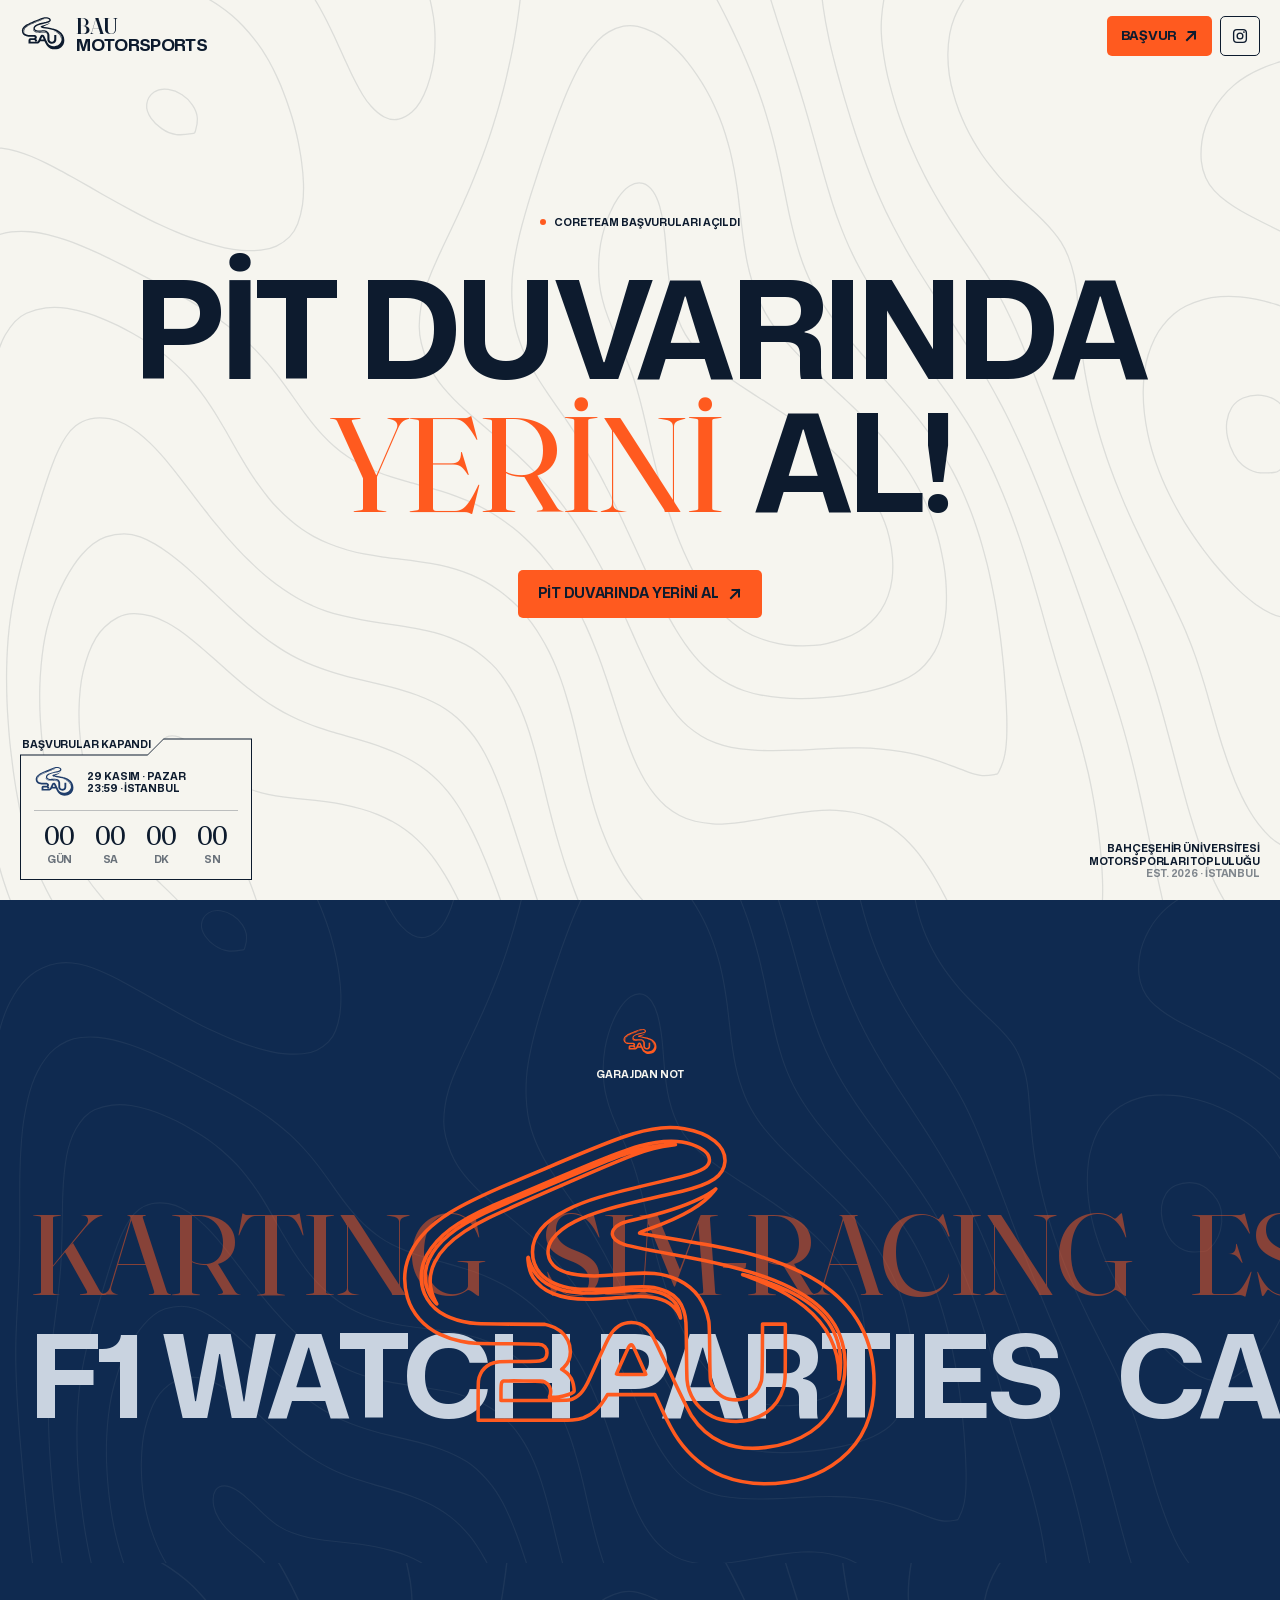
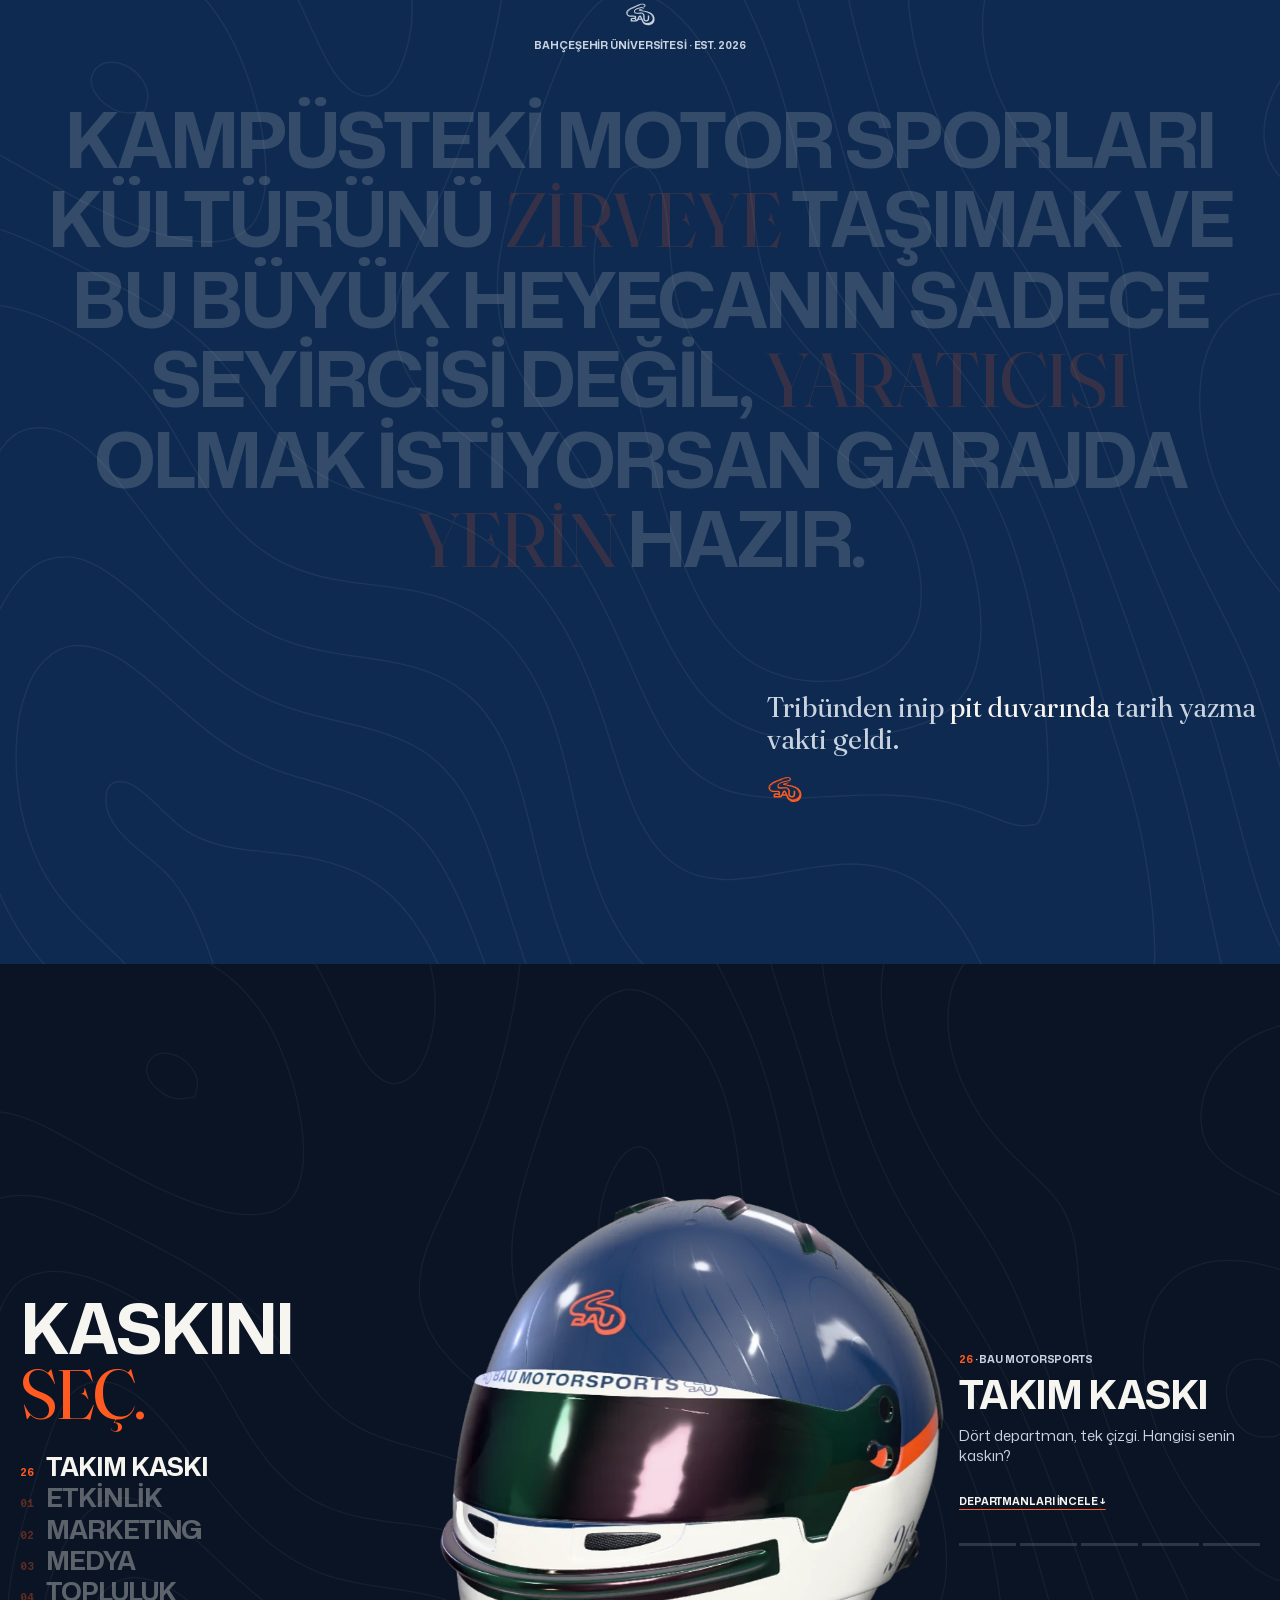
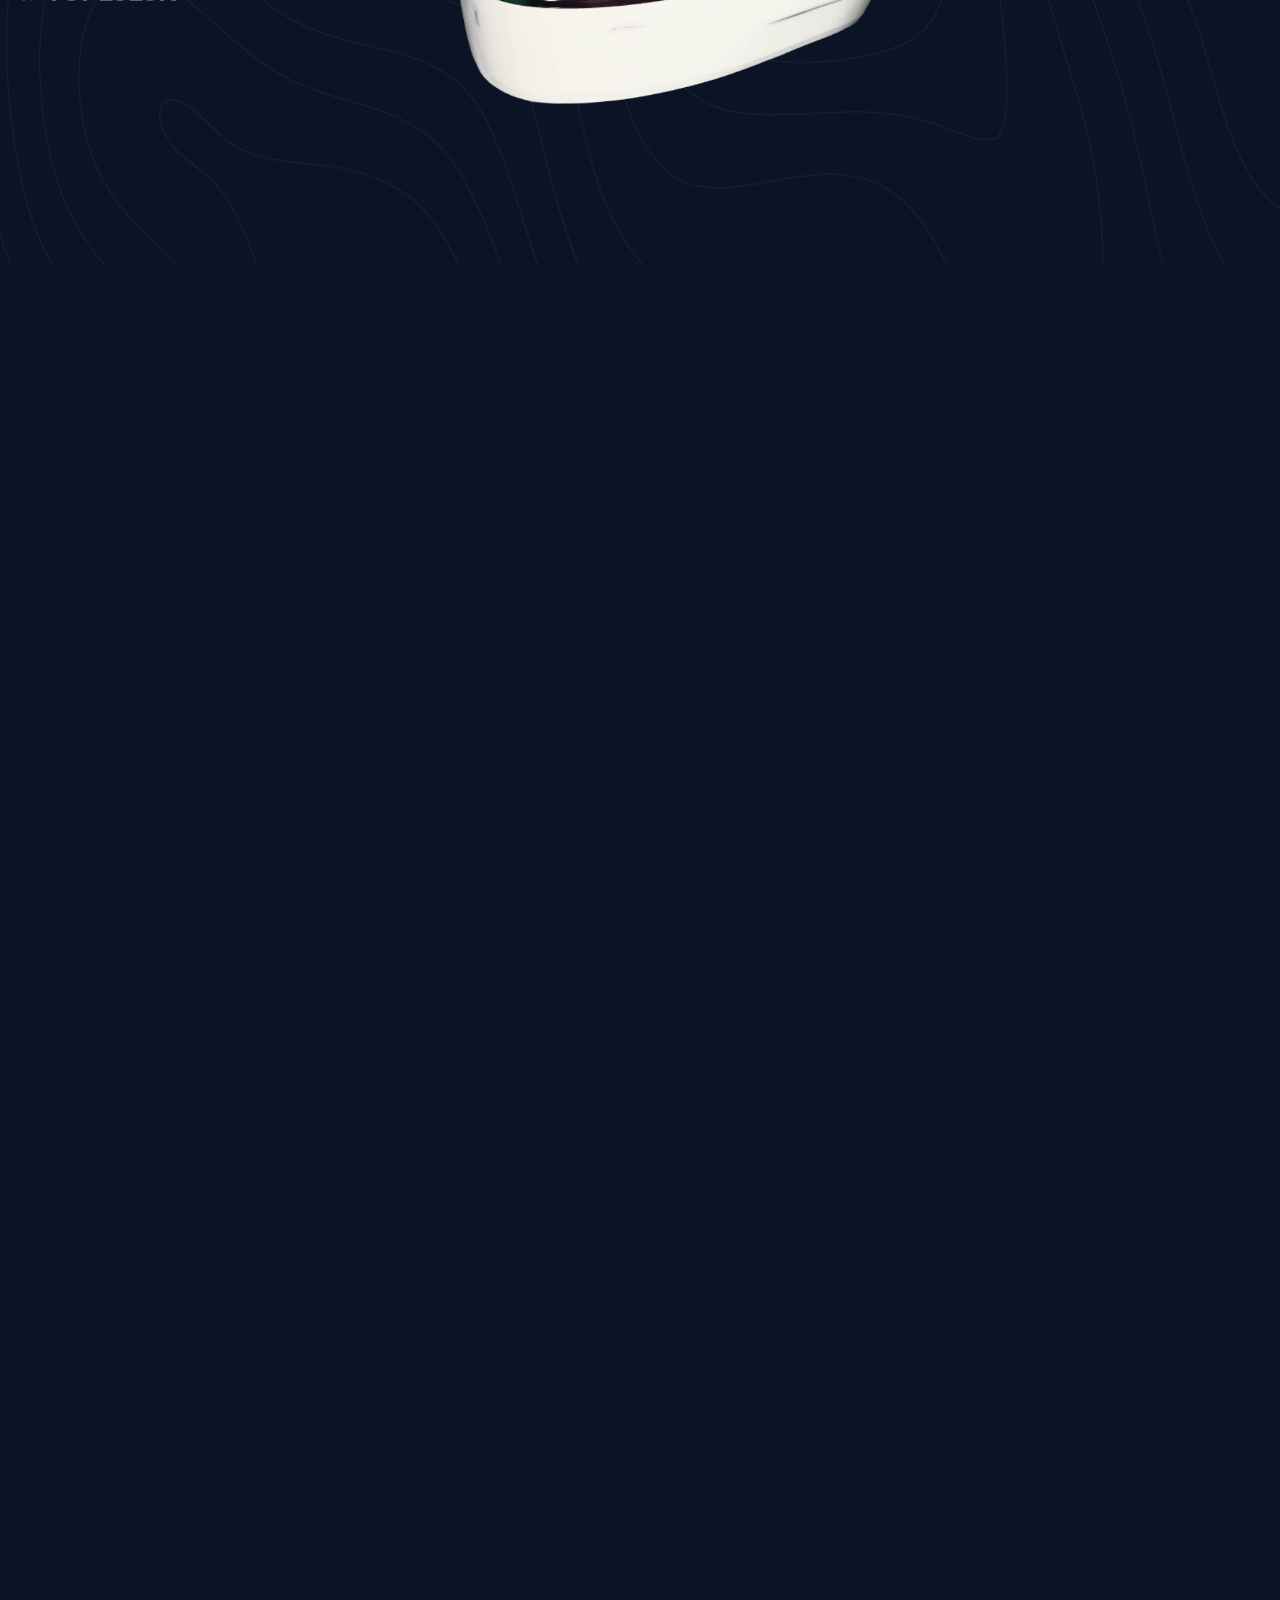
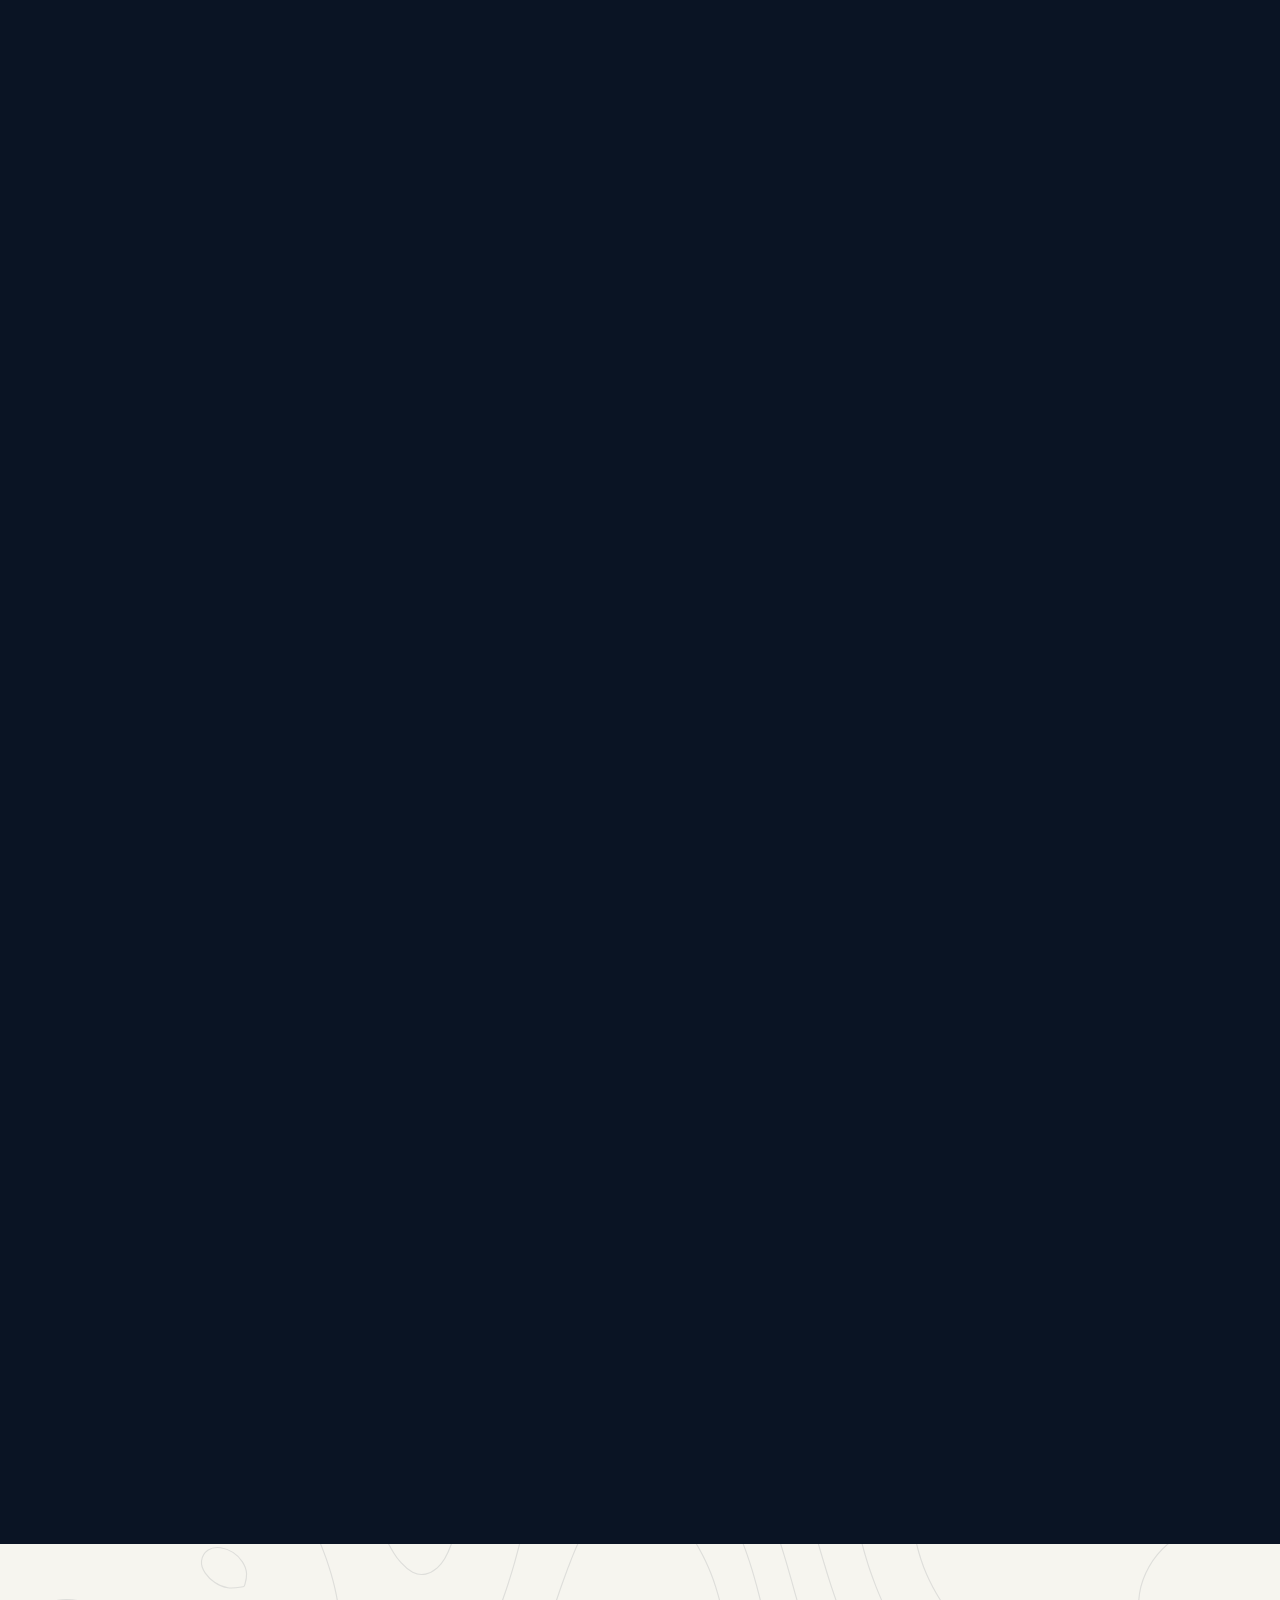
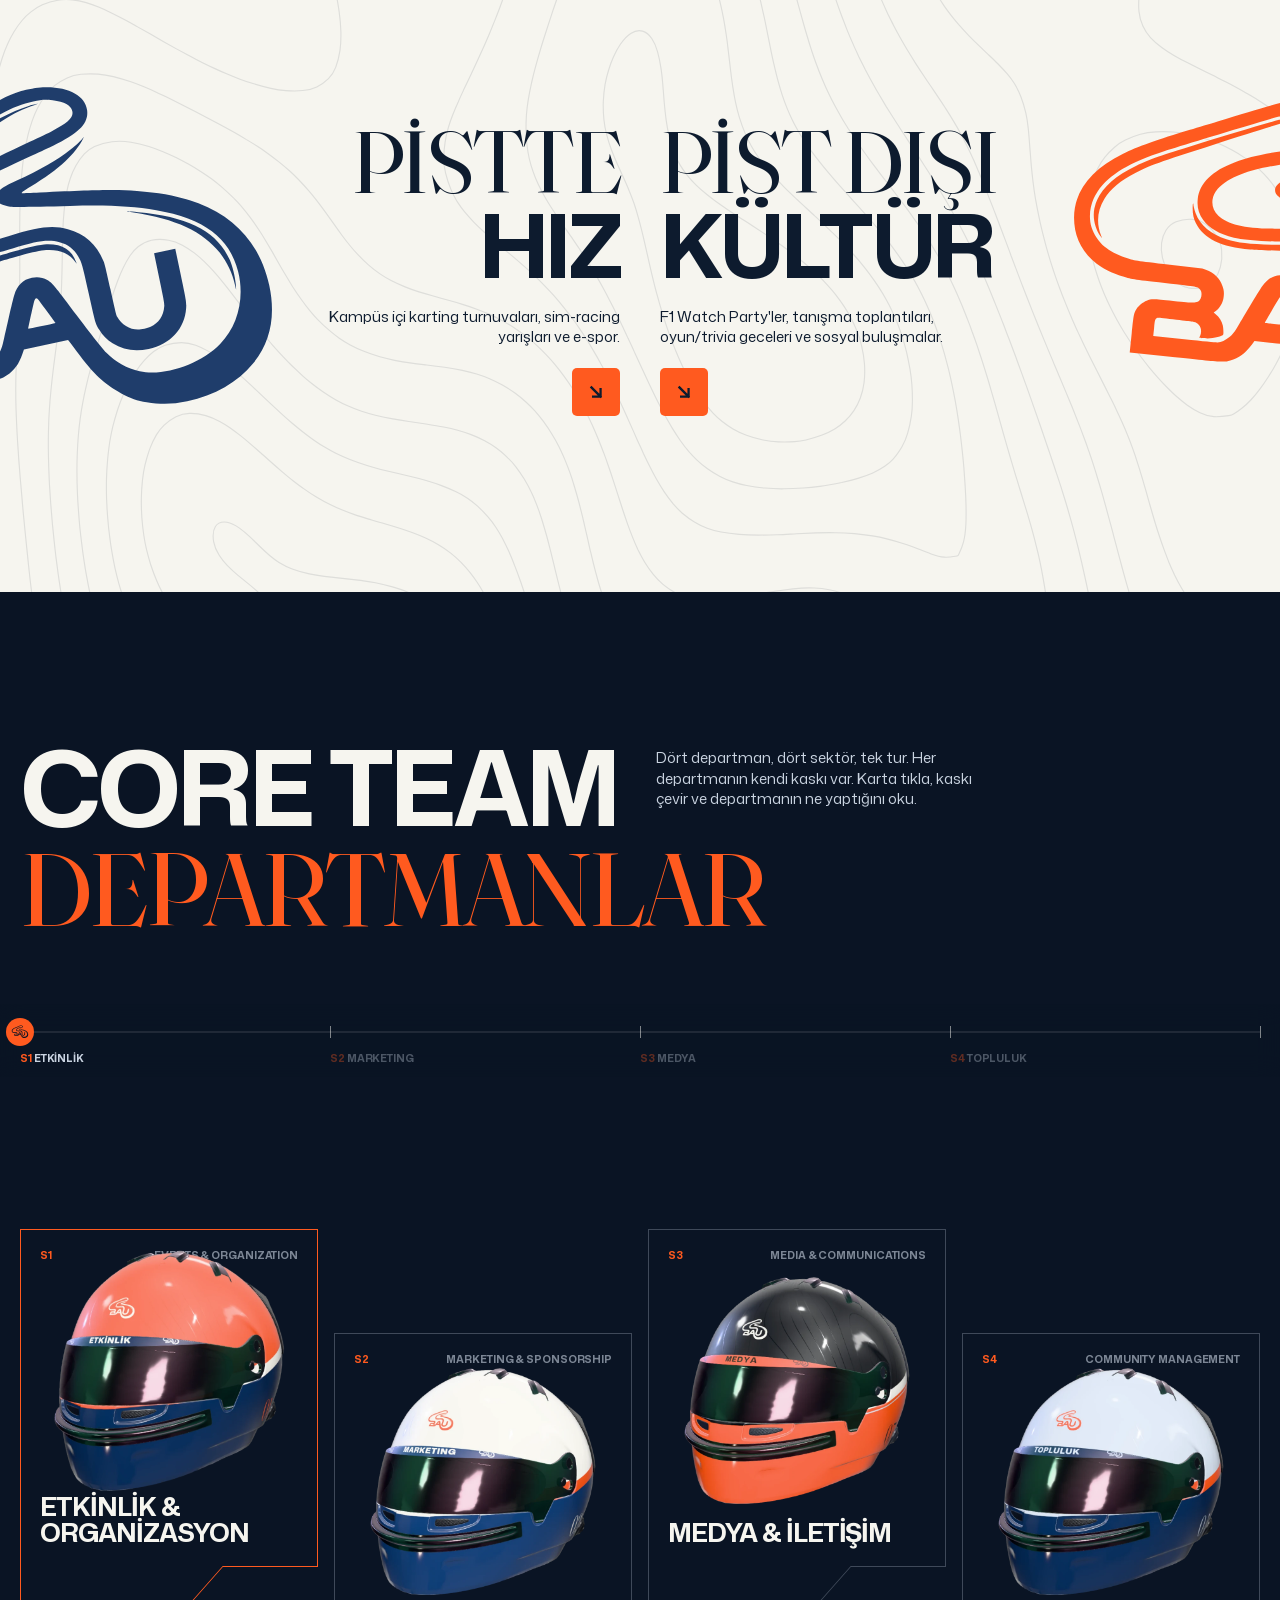
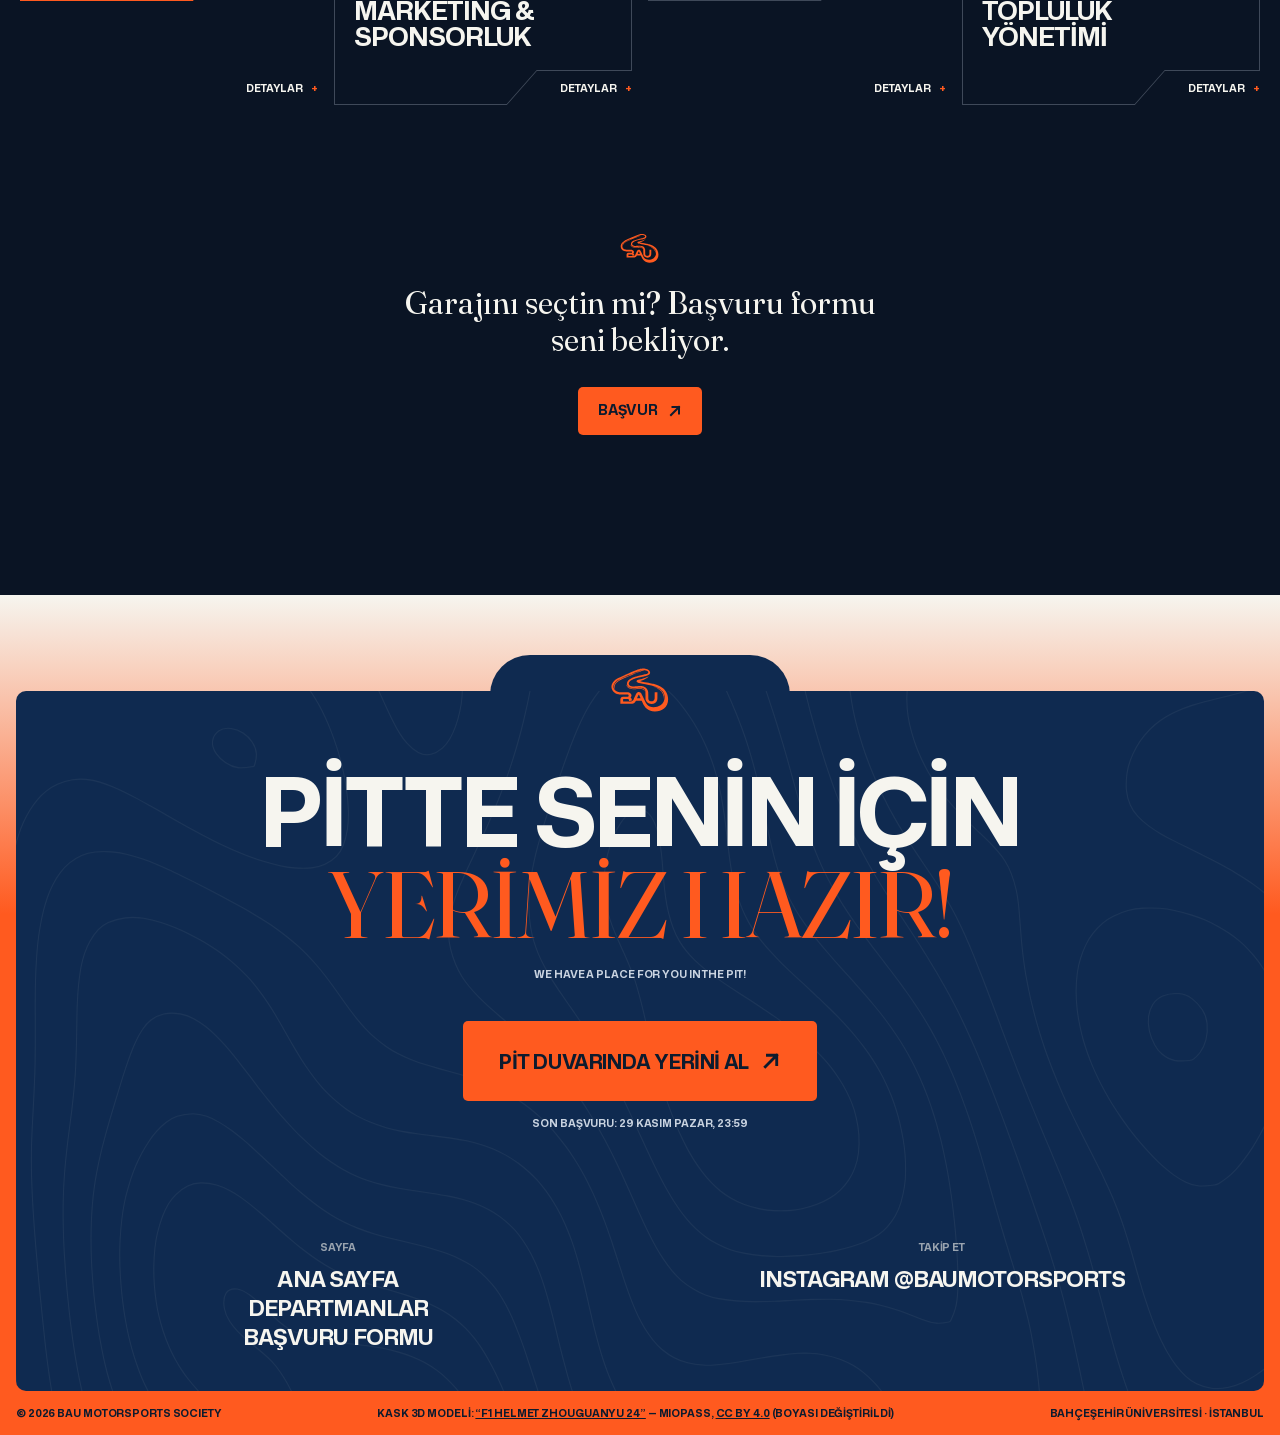
<file: index.html>
<!DOCTYPE html><!--WdluqTLJxFEkvoqs_1f3X--><html lang="tr" class="__variable_48ce69 __variable_635441"><head><meta charSet="utf-8"/><meta name="viewport" content="width=device-width, initial-scale=1"/><link rel="preload" as="image" href="/helmets/team.webp"/><link rel="stylesheet" href="/_next/static/css/ab8515eba4e9b050.css" data-precedence="next"/><link rel="preload" as="script" fetchPriority="low" href="/_next/static/chunks/webpack-099eb9ab52d797d1.js"/><script src="/_next/static/chunks/4bd1b696-21f374d1156f834a.js" async=""></script><script src="/_next/static/chunks/255-fae55aea0c4d4e85.js" async=""></script><script src="/_next/static/chunks/main-app-d11e46f91c7cbfd6.js" async=""></script><script src="/_next/static/chunks/c15bf2b0-23b96f27db3d4449.js" async=""></script><script src="/_next/static/chunks/196-d4f03e3de376bc69.js" async=""></script><script src="/_next/static/chunks/app/page-3fb1cd249407d3ec.js" async=""></script><meta name="theme-color" content="#f6f5ef"/><title>BAU Motorsports Society — Core Team Başvuruları</title><meta name="description" content="Bahçeşehir Üniversitesi Motorsporları Topluluğu Core Team başvuruları açıldı. Son başvuru: 29 Kasım Pazar, 23:59."/><link rel="icon" href="/favicon.ico" type="image/x-icon" sizes="16x16"/><link rel="icon" href="/brand/mark.svg"/><script src="/_next/static/chunks/polyfills-42372ed130431b0a.js" noModule=""></script></head><body class="font-sans antialiased"><div hidden=""><!--$--><!--/$--></div><div id="intro" aria-hidden="true" class="fixed inset-0 z-[100] flex flex-col items-center justify-center gap-10 bg-navy text-paper"><div class="flex gap-2.5 sm:gap-4"><div class="light-col flex flex-col gap-2 rounded-[6px] bg-night p-2 sm:gap-3 sm:p-2.5"><span class="light block h-7 w-7 rounded-full bg-[#16233a] sm:h-11 sm:w-11"></span><span class="light block h-7 w-7 rounded-full bg-[#16233a] sm:h-11 sm:w-11"></span></div><div class="light-col flex flex-col gap-2 rounded-[6px] bg-night p-2 sm:gap-3 sm:p-2.5"><span class="light block h-7 w-7 rounded-full bg-[#16233a] sm:h-11 sm:w-11"></span><span class="light block h-7 w-7 rounded-full bg-[#16233a] sm:h-11 sm:w-11"></span></div><div class="light-col flex flex-col gap-2 rounded-[6px] bg-night p-2 sm:gap-3 sm:p-2.5"><span class="light block h-7 w-7 rounded-full bg-[#16233a] sm:h-11 sm:w-11"></span><span class="light block h-7 w-7 rounded-full bg-[#16233a] sm:h-11 sm:w-11"></span></div><div class="light-col flex flex-col gap-2 rounded-[6px] bg-night p-2 sm:gap-3 sm:p-2.5"><span class="light block h-7 w-7 rounded-full bg-[#16233a] sm:h-11 sm:w-11"></span><span class="light block h-7 w-7 rounded-full bg-[#16233a] sm:h-11 sm:w-11"></span></div><div class="light-col flex flex-col gap-2 rounded-[6px] bg-night p-2 sm:gap-3 sm:p-2.5"><span class="light block h-7 w-7 rounded-full bg-[#16233a] sm:h-11 sm:w-11"></span><span class="light block h-7 w-7 rounded-full bg-[#16233a] sm:h-11 sm:w-11"></span></div></div><div class="flex gap-[0.25em] text-3xl sm:text-5xl"><span class="overflow-hidden pt-[0.15em]"><span class="lo-word t-serif inline-block">LIGHTS</span></span><span class="overflow-hidden pt-[0.15em]"><span class="lo-word t-sans inline-block">OUT</span></span></div></div><noscript><style>#intro{display:none!important}</style></noscript><header class="fixed inset-x-0 top-0 z-50 transition-[color,transform] duration-500 ease-[cubic-bezier(.7,0,.2,1)] text-ink "><div class="flex items-start justify-between px-4 pt-4 sm:px-5"><a href="#top" aria-label="BAU Motorsports — başa dön"><span class="inline-flex items-center gap-2.5 "><svg viewBox="0 0 1300 1010" class="h-9 w-auto shrink-0" aria-hidden="true"><path d="M 703.905 33.054 C 645.976 38.609, 598.074 55.356, 408 136.505 C 389.575 144.371, 357.625 157.875, 337 166.514 C 254.338 201.135, 202.132 226.270, 166 248.842 C 72.791 307.070, 35.811 381.657, 59.545 463.557 C 70.959 502.946, 101.001 537.174, 141.071 556.442 C 155.436 563.349, 178.939 571.169, 195.167 574.441 C 223.897 580.234, 224.201 580.251, 313 580.932 C 404.654 581.636, 400.987 581.350, 408.445 588.384 C 416.246 595.741, 415.366 614.090, 406.917 620.256 C 405.497 621.293, 401.027 623.009, 396.985 624.070 C 390.202 625.851, 385.829 626, 340.265 626 C 285.118 626, 282.502 626.250, 269.500 632.754 C 260.427 637.293, 249.760 647.967, 245.268 657 C 239.085 669.434, 239 670.363, 239 725.210 L 239 775 360.750 774.987 C 496.229 774.972, 490.122 775.255, 508.509 768.140 C 530.819 759.506, 546.091 745.677, 561.269 720.365 L 567.484 710 627.725 710 L 687.966 710 690.365 714.750 C 691.685 717.362, 698.027 730.975, 704.459 745 C 735.949 813.664, 758.100 845.548, 797.608 879.074 C 818.949 897.185, 835.363 907.156, 859 916.370 C 895.100 930.442, 926.720 936.393, 965.500 936.412 C 1040.681 936.450, 1108.526 914.613, 1158.500 874.293 C 1215.970 827.926, 1244.434 763.382, 1244.405 679.500 C 1244.367 571.474, 1196.509 484.067, 1104.929 424.768 C 1063.537 397.966, 1016.202 377.587, 951 358.499 C 899.075 343.297, 854.930 334.634, 696 308.456 C 670.425 304.244, 649.291 300.596, 649.035 300.351 C 647.291 298.674, 653.477 295.773, 674.512 288.403 C 719.255 272.726, 751.367 258.368, 780.280 241.114 C 803.572 227.214, 826.705 207.877, 839.018 192.015 L 842.500 187.530 836.500 192.104 C 827.668 198.837, 818.316 204.292, 801.500 212.516 C 757.248 234.159, 711.973 248.837, 641.061 264.530 C 602.286 273.111, 590.865 278.291, 582.825 290.946 C 577.530 299.279, 579.578 310.209, 587.685 316.892 C 592.386 320.767, 603.222 326.496, 610.746 329.085 C 620.824 332.552, 679.616 344.339, 767.388 360.488 C 867.837 378.970, 928.966 395.232, 990.820 419.928 C 1110.826 467.842, 1167.301 532.388, 1170.686 625.500 C 1173.342 698.566, 1140.030 766.965, 1083.500 804.518 C 1019.964 846.724, 919.503 858.575, 857.980 831.123 C 826.099 816.896, 801.101 795, 780.742 763.467 C 773.309 751.954, 747.661 699.719, 711.771 623 C 681.715 558.754, 677.822 551.680, 667.009 541.669 C 656.562 531.996, 643.244 526.988, 628.040 527.015 C 603.367 527.057, 586.012 538.140, 572.224 562.660 C 568.773 568.798, 557.389 592.423, 546.928 615.160 C 536.467 637.897, 524.901 663.025, 521.227 671 C 510.829 693.568, 508.300 697.677, 499 707.113 C 489.503 716.749, 480.368 721.966, 469.566 723.924 C 465.642 724.636, 435.425 725, 380.316 725 L 297 725 297.004 703.750 C 297.007 684.389, 297.182 682.213, 298.973 679.277 C 300.054 677.504, 301.964 675.798, 303.219 675.486 C 304.474 675.173, 327.325 675.049, 354 675.209 C 402.218 675.498, 402.529 675.513, 407.500 677.804 C 414.050 680.821, 417.721 684.374, 420.617 690.500 C 423.424 696.438, 423.796 705.492, 421.500 712 C 420.675 714.338, 420 716.420, 420 716.626 C 420 717.364, 433.672 716.964, 442.500 715.968 C 459.678 714.029, 481.415 706.178, 482.592 701.488 C 483.389 698.314, 481.224 683.963, 478.952 677.360 C 474.896 665.571, 467.057 655.627, 456.857 649.331 L 451.089 645.771 456.295 641.008 C 467.001 631.212, 473.098 616.833, 473.256 601 C 473.373 589.354, 471.940 582.881, 466.949 572.500 C 457.397 552.629, 442.297 540.758, 418.304 534.255 L 408.500 531.598 321.500 530.952 C 227.470 530.255, 226.057 530.178, 200.117 524.383 C 179.189 519.707, 157.357 510.881, 142 500.887 C 126.580 490.852, 109.920 470.745, 102.573 453.304 C 89.984 423.419, 92.380 385.598, 108.737 356 C 135.331 307.881, 185.569 270.042, 276 230.017 C 309.142 215.349, 436.199 161.550, 521 126.279 C 634.764 78.962, 677.993 66.591, 729.500 66.612 C 753.218 66.622, 762.222 68.012, 781.072 74.573 C 810.850 84.938, 826.227 98.328, 826.351 114 C 826.485 130.901, 809.955 141.380, 761.807 154.915 C 753.938 157.127, 725.225 164.132, 698 170.482 C 558.188 203.090, 513.722 216.437, 465.865 240.164 C 407.135 269.280, 376.954 305.881, 377.017 347.910 C 377.051 370.685, 382.934 386.451, 397.446 402.658 C 415.601 422.934, 443.928 435.537, 484 441.166 C 501.814 443.668, 559.292 442.885, 594 439.667 C 663.983 433.179, 691.541 435.271, 720 449.233 C 741.464 459.763, 754.460 475.082, 761.374 498 C 767.056 516.831, 767.227 519.457, 767.985 599.500 C 768.756 680.726, 768.837 681.870, 775.096 699.621 C 781.311 717.248, 789.694 730.476, 802.661 743.119 C 826.737 766.594, 856.574 777.985, 894 777.990 C 953.228 777.998, 999.442 745.187, 1014.410 692.500 C 1018.730 677.294, 1018.959 672.668, 1018.980 600.250 L 1019 531 990.057 531 L 961.114 531 960.764 599.250 C 960.424 665.654, 960.356 667.710, 958.246 675.257 C 951.453 699.563, 934.464 716.263, 911.303 721.403 C 902.348 723.390, 885.772 723.447, 876.685 721.521 C 854.694 716.862, 836.041 699.093, 829.422 676.500 C 827.851 671.138, 827.595 663.167, 827.014 601.500 C 826.459 542.514, 826.117 531.194, 824.657 523.500 C 815.371 474.554, 790.682 440.696, 749.205 420.028 C 710.471 400.727, 674.056 397.430, 589.629 405.578 C 510.451 413.220, 464.072 407.502, 436.500 386.700 C 413.753 369.539, 409.961 339.981, 427.381 315.629 C 439.173 299.145, 459.794 283.021, 485.521 270.165 C 528.887 248.496, 580.882 233.024, 698 206.940 C 720.275 201.979, 746.822 195.898, 756.994 193.428 C 832.369 175.118, 863.086 154.100, 865.642 119.083 C 868.569 78.987, 828.260 46.095, 762.500 34.921 C 748.569 32.554, 718.960 31.611, 703.905 33.054 M 717.500 75.668 C 685.682 78.306, 653.114 85.547, 614.426 98.584 C 585.338 108.386, 475.507 153.664, 337.938 212.567 C 258.275 246.677, 238.458 256.203, 204.501 276.712 C 143.245 313.709, 109.691 355.757, 104.854 401.587 C 102.218 426.556, 112.105 455.817, 129.588 474.790 L 133.928 479.500 130.539 473 C 113.591 440.489, 113.039 406.032, 128.947 373.500 C 143.007 344.747, 165.766 321.386, 204.907 295.532 C 240.255 272.184, 262.161 261.595, 404 199.295 C 642.050 94.736, 672.569 83.291, 729.881 77.087 C 735.040 76.529, 739.503 75.831, 739.797 75.536 C 740.349 74.984, 724.621 75.077, 717.500 75.668 M 365.561 368.696 C 366.829 386.874, 370.737 400.097, 378.543 412.621 C 402.892 451.687, 453.155 469.931, 530 467.596 C 548.765 467.026, 568.682 465.784, 620 461.984 C 638.874 460.586, 669.041 460.828, 680.500 462.468 C 715.442 467.470, 739.532 483.742, 750.609 509.825 L 753.020 515.500 752.415 510.500 C 748.161 475.295, 726.580 455.078, 684.961 447.306 C 670.122 444.535, 631.486 444.963, 594.500 448.307 C 528.646 454.262, 497.483 454.062, 464.442 447.471 C 422.113 439.028, 390.924 417.829, 375.475 387 C 371.476 379.020, 367 366.811, 367 363.884 C 367 362.913, 366.554 361.842, 366.008 361.505 C 365.368 361.109, 365.209 363.656, 365.561 368.696 M 930.500 412.876 C 1035.744 452.035, 1101.863 501.869, 1132.999 565.500 C 1147.073 594.262, 1155 627.670, 1155 658.218 C 1155 665.431, 1155.212 671.121, 1155.471 670.862 C 1155.730 670.603, 1156.684 664.341, 1157.590 656.946 C 1160.005 637.249, 1159.102 606.983, 1155.607 590.431 C 1139.364 513.513, 1079.846 461.028, 963.500 421.025 C 947.950 415.679, 912.561 404.977, 910.612 405.031 C 910 405.048, 918.950 408.578, 930.500 412.876 M 624.359 585.250 C 623.265 586.487, 621.665 588.639, 620.805 590.032 C 619.017 592.924, 590 657.230, 590 658.299 C 590 658.684, 606.875 659, 627.500 659 C 648.125 659, 665 658.816, 665 658.592 C 665 657.989, 636.482 594.865, 634.101 590.199 C 630.300 582.748, 627.727 581.441, 624.359 585.250" fill="currentColor" fill-rule="evenodd"></path></svg><span class="leading-[0.86]"><span class="t-serif block text-[23px]" style="font-weight:500">BAU</span><span class="t-sans block text-[17px]">MOTORSPORTS</span></span></span></a><div class="flex items-center gap-2"><a href="https://forms.gle/PLACEHOLDER_LINK" target="_blank" rel="noopener noreferrer" class="group inline-flex items-center justify-center rounded-[5px] font-bold uppercase tracking-[-0.02em] transition-colors duration-300 bg-signal text-ink hover:bg-paper h-10 gap-2 px-3.5 text-[13px] "><span class="roll"><span>Başvur</span><span aria-hidden="true">Başvur</span></span><svg viewBox="0 0 14 14" class="h-3.5 w-3.5" fill="none" aria-hidden="true"><path d="M3 11 11 3M4.5 3H11v6.5" stroke="currentColor" stroke-width="2" stroke-linecap="square"></path></svg></a><a href="https://www.instagram.com/baumotorsports/" target="_blank" rel="noopener noreferrer" aria-label="Instagram" class="grid h-10 w-10 place-items-center rounded-[5px] border border-current transition-colors hover:bg-current/10"><svg viewBox="0 0 24 24" class="h-[18px] w-[18px]" fill="none" stroke="currentColor" stroke-width="1.8" aria-hidden="true"><rect x="3.5" y="3.5" width="17" height="17" rx="4.5"></rect><circle cx="12" cy="12" r="3.8"></circle><circle cx="17.2" cy="6.8" r="0.4" fill="currentColor"></circle></svg></a></div></div></header><main><section id="top" class="relative flex min-h-[100svh] flex-col overflow-hidden px-4 pb-5 pt-24 sm:px-5"><div aria-hidden="true" class="topo text-ink/[0.11]"></div><div class="relative flex flex-1 flex-col items-center justify-center py-10"><div class="hero-fade caption mb-6 flex items-center gap-2 sm:mb-8"><span class="h-1.5 w-1.5 rounded-full bg-signal"></span>Core Team başvuruları açıldı</div><div class="relative w-full"><h1 aria-hidden="false" class="text-center leading-[0.98] text-ink"><span class="hero-line t-sans block text-[15vw] sm:text-[12.5vw] lg:text-[10.6vw] 2xl:text-[176px]">Pit duvarında</span><span class="hero-line block text-[15vw] sm:text-[12.5vw] lg:text-[10.6vw] 2xl:text-[176px]"><span class="t-serif text-signal">yerini</span> <span class="t-sans">al!</span></span></h1><div aria-hidden="true" class="blob-layer pointer-events-none absolute -inset-x-4 -inset-y-4 flex items-center bg-navy px-4 sm:-inset-x-5 sm:px-5"><div class="topo text-paper/[0.09]"></div><div class="relative w-full"><h1 aria-hidden="true" class="text-center leading-[0.98] text-paper"><span class="hero-line t-sans block text-[15vw] sm:text-[12.5vw] lg:text-[10.6vw] 2xl:text-[176px]">Pit duvarında</span><span class="hero-line block text-[15vw] sm:text-[12.5vw] lg:text-[10.6vw] 2xl:text-[176px]"><span class="t-serif text-signal">yerini</span> <span class="t-sans">al!</span></span></h1></div></div></div><div class="hero-fade mt-8 sm:mt-10"><a href="https://forms.gle/PLACEHOLDER_LINK" target="_blank" rel="noopener noreferrer" class="group inline-flex items-center justify-center rounded-[5px] font-bold uppercase tracking-[-0.02em] transition-colors duration-300 bg-signal text-ink hover:bg-paper h-12 gap-2.5 px-5 text-sm "><span class="roll"><span>Pit duvarında yerini al</span><span aria-hidden="true">Pit duvarında yerini al</span></span><svg viewBox="0 0 14 14" class="h-3.5 w-3.5" fill="none" aria-hidden="true"><path d="M3 11 11 3M4.5 3H11v6.5" stroke="currentColor" stroke-width="2" stroke-linecap="square"></path></svg></a></div></div><div class="relative flex items-end justify-between gap-6"><div class="w-[232px] hero-fade"><div class="caption mb-[-12px] pl-0.5">Son başvuru</div><div class="frame tab" style="--frame:currentColor"><div class="frame-in tab"></div><div class="relative px-3.5 pb-3.5 pt-7"><div class="flex items-center gap-3"><svg viewBox="0 0 1300 1010" class="h-8 w-auto text-brand" aria-hidden="true"><path d="M 703.905 33.054 C 645.976 38.609, 598.074 55.356, 408 136.505 C 389.575 144.371, 357.625 157.875, 337 166.514 C 254.338 201.135, 202.132 226.270, 166 248.842 C 72.791 307.070, 35.811 381.657, 59.545 463.557 C 70.959 502.946, 101.001 537.174, 141.071 556.442 C 155.436 563.349, 178.939 571.169, 195.167 574.441 C 223.897 580.234, 224.201 580.251, 313 580.932 C 404.654 581.636, 400.987 581.350, 408.445 588.384 C 416.246 595.741, 415.366 614.090, 406.917 620.256 C 405.497 621.293, 401.027 623.009, 396.985 624.070 C 390.202 625.851, 385.829 626, 340.265 626 C 285.118 626, 282.502 626.250, 269.500 632.754 C 260.427 637.293, 249.760 647.967, 245.268 657 C 239.085 669.434, 239 670.363, 239 725.210 L 239 775 360.750 774.987 C 496.229 774.972, 490.122 775.255, 508.509 768.140 C 530.819 759.506, 546.091 745.677, 561.269 720.365 L 567.484 710 627.725 710 L 687.966 710 690.365 714.750 C 691.685 717.362, 698.027 730.975, 704.459 745 C 735.949 813.664, 758.100 845.548, 797.608 879.074 C 818.949 897.185, 835.363 907.156, 859 916.370 C 895.100 930.442, 926.720 936.393, 965.500 936.412 C 1040.681 936.450, 1108.526 914.613, 1158.500 874.293 C 1215.970 827.926, 1244.434 763.382, 1244.405 679.500 C 1244.367 571.474, 1196.509 484.067, 1104.929 424.768 C 1063.537 397.966, 1016.202 377.587, 951 358.499 C 899.075 343.297, 854.930 334.634, 696 308.456 C 670.425 304.244, 649.291 300.596, 649.035 300.351 C 647.291 298.674, 653.477 295.773, 674.512 288.403 C 719.255 272.726, 751.367 258.368, 780.280 241.114 C 803.572 227.214, 826.705 207.877, 839.018 192.015 L 842.500 187.530 836.500 192.104 C 827.668 198.837, 818.316 204.292, 801.500 212.516 C 757.248 234.159, 711.973 248.837, 641.061 264.530 C 602.286 273.111, 590.865 278.291, 582.825 290.946 C 577.530 299.279, 579.578 310.209, 587.685 316.892 C 592.386 320.767, 603.222 326.496, 610.746 329.085 C 620.824 332.552, 679.616 344.339, 767.388 360.488 C 867.837 378.970, 928.966 395.232, 990.820 419.928 C 1110.826 467.842, 1167.301 532.388, 1170.686 625.500 C 1173.342 698.566, 1140.030 766.965, 1083.500 804.518 C 1019.964 846.724, 919.503 858.575, 857.980 831.123 C 826.099 816.896, 801.101 795, 780.742 763.467 C 773.309 751.954, 747.661 699.719, 711.771 623 C 681.715 558.754, 677.822 551.680, 667.009 541.669 C 656.562 531.996, 643.244 526.988, 628.040 527.015 C 603.367 527.057, 586.012 538.140, 572.224 562.660 C 568.773 568.798, 557.389 592.423, 546.928 615.160 C 536.467 637.897, 524.901 663.025, 521.227 671 C 510.829 693.568, 508.300 697.677, 499 707.113 C 489.503 716.749, 480.368 721.966, 469.566 723.924 C 465.642 724.636, 435.425 725, 380.316 725 L 297 725 297.004 703.750 C 297.007 684.389, 297.182 682.213, 298.973 679.277 C 300.054 677.504, 301.964 675.798, 303.219 675.486 C 304.474 675.173, 327.325 675.049, 354 675.209 C 402.218 675.498, 402.529 675.513, 407.500 677.804 C 414.050 680.821, 417.721 684.374, 420.617 690.500 C 423.424 696.438, 423.796 705.492, 421.500 712 C 420.675 714.338, 420 716.420, 420 716.626 C 420 717.364, 433.672 716.964, 442.500 715.968 C 459.678 714.029, 481.415 706.178, 482.592 701.488 C 483.389 698.314, 481.224 683.963, 478.952 677.360 C 474.896 665.571, 467.057 655.627, 456.857 649.331 L 451.089 645.771 456.295 641.008 C 467.001 631.212, 473.098 616.833, 473.256 601 C 473.373 589.354, 471.940 582.881, 466.949 572.500 C 457.397 552.629, 442.297 540.758, 418.304 534.255 L 408.500 531.598 321.500 530.952 C 227.470 530.255, 226.057 530.178, 200.117 524.383 C 179.189 519.707, 157.357 510.881, 142 500.887 C 126.580 490.852, 109.920 470.745, 102.573 453.304 C 89.984 423.419, 92.380 385.598, 108.737 356 C 135.331 307.881, 185.569 270.042, 276 230.017 C 309.142 215.349, 436.199 161.550, 521 126.279 C 634.764 78.962, 677.993 66.591, 729.500 66.612 C 753.218 66.622, 762.222 68.012, 781.072 74.573 C 810.850 84.938, 826.227 98.328, 826.351 114 C 826.485 130.901, 809.955 141.380, 761.807 154.915 C 753.938 157.127, 725.225 164.132, 698 170.482 C 558.188 203.090, 513.722 216.437, 465.865 240.164 C 407.135 269.280, 376.954 305.881, 377.017 347.910 C 377.051 370.685, 382.934 386.451, 397.446 402.658 C 415.601 422.934, 443.928 435.537, 484 441.166 C 501.814 443.668, 559.292 442.885, 594 439.667 C 663.983 433.179, 691.541 435.271, 720 449.233 C 741.464 459.763, 754.460 475.082, 761.374 498 C 767.056 516.831, 767.227 519.457, 767.985 599.500 C 768.756 680.726, 768.837 681.870, 775.096 699.621 C 781.311 717.248, 789.694 730.476, 802.661 743.119 C 826.737 766.594, 856.574 777.985, 894 777.990 C 953.228 777.998, 999.442 745.187, 1014.410 692.500 C 1018.730 677.294, 1018.959 672.668, 1018.980 600.250 L 1019 531 990.057 531 L 961.114 531 960.764 599.250 C 960.424 665.654, 960.356 667.710, 958.246 675.257 C 951.453 699.563, 934.464 716.263, 911.303 721.403 C 902.348 723.390, 885.772 723.447, 876.685 721.521 C 854.694 716.862, 836.041 699.093, 829.422 676.500 C 827.851 671.138, 827.595 663.167, 827.014 601.500 C 826.459 542.514, 826.117 531.194, 824.657 523.500 C 815.371 474.554, 790.682 440.696, 749.205 420.028 C 710.471 400.727, 674.056 397.430, 589.629 405.578 C 510.451 413.220, 464.072 407.502, 436.500 386.700 C 413.753 369.539, 409.961 339.981, 427.381 315.629 C 439.173 299.145, 459.794 283.021, 485.521 270.165 C 528.887 248.496, 580.882 233.024, 698 206.940 C 720.275 201.979, 746.822 195.898, 756.994 193.428 C 832.369 175.118, 863.086 154.100, 865.642 119.083 C 868.569 78.987, 828.260 46.095, 762.500 34.921 C 748.569 32.554, 718.960 31.611, 703.905 33.054 M 717.500 75.668 C 685.682 78.306, 653.114 85.547, 614.426 98.584 C 585.338 108.386, 475.507 153.664, 337.938 212.567 C 258.275 246.677, 238.458 256.203, 204.501 276.712 C 143.245 313.709, 109.691 355.757, 104.854 401.587 C 102.218 426.556, 112.105 455.817, 129.588 474.790 L 133.928 479.500 130.539 473 C 113.591 440.489, 113.039 406.032, 128.947 373.500 C 143.007 344.747, 165.766 321.386, 204.907 295.532 C 240.255 272.184, 262.161 261.595, 404 199.295 C 642.050 94.736, 672.569 83.291, 729.881 77.087 C 735.040 76.529, 739.503 75.831, 739.797 75.536 C 740.349 74.984, 724.621 75.077, 717.500 75.668 M 365.561 368.696 C 366.829 386.874, 370.737 400.097, 378.543 412.621 C 402.892 451.687, 453.155 469.931, 530 467.596 C 548.765 467.026, 568.682 465.784, 620 461.984 C 638.874 460.586, 669.041 460.828, 680.500 462.468 C 715.442 467.470, 739.532 483.742, 750.609 509.825 L 753.020 515.500 752.415 510.500 C 748.161 475.295, 726.580 455.078, 684.961 447.306 C 670.122 444.535, 631.486 444.963, 594.500 448.307 C 528.646 454.262, 497.483 454.062, 464.442 447.471 C 422.113 439.028, 390.924 417.829, 375.475 387 C 371.476 379.020, 367 366.811, 367 363.884 C 367 362.913, 366.554 361.842, 366.008 361.505 C 365.368 361.109, 365.209 363.656, 365.561 368.696 M 930.500 412.876 C 1035.744 452.035, 1101.863 501.869, 1132.999 565.500 C 1147.073 594.262, 1155 627.670, 1155 658.218 C 1155 665.431, 1155.212 671.121, 1155.471 670.862 C 1155.730 670.603, 1156.684 664.341, 1157.590 656.946 C 1160.005 637.249, 1159.102 606.983, 1155.607 590.431 C 1139.364 513.513, 1079.846 461.028, 963.500 421.025 C 947.950 415.679, 912.561 404.977, 910.612 405.031 C 910 405.048, 918.950 408.578, 930.500 412.876 M 624.359 585.250 C 623.265 586.487, 621.665 588.639, 620.805 590.032 C 619.017 592.924, 590 657.230, 590 658.299 C 590 658.684, 606.875 659, 627.500 659 C 648.125 659, 665 658.816, 665 658.592 C 665 657.989, 636.482 594.865, 634.101 590.199 C 630.300 582.748, 627.727 581.441, 624.359 585.250" fill="currentColor" fill-rule="evenodd"></path></svg><div class="caption">29 Kasım · Pazar<br/>23:59 · İstanbul</div></div><div class="my-3 h-px bg-current opacity-25"></div><div class="grid grid-cols-4"><div class="text-center"><div class="t-serif text-[26px] leading-none tabular-nums">––</div><div class="caption mt-1 opacity-60">GÜN</div></div><div class="text-center"><div class="t-serif text-[26px] leading-none tabular-nums">––</div><div class="caption mt-1 opacity-60">SA</div></div><div class="text-center"><div class="t-serif text-[26px] leading-none tabular-nums">––</div><div class="caption mt-1 opacity-60">DK</div></div><div class="text-center"><div class="t-serif text-[26px] leading-none tabular-nums">––</div><div class="caption mt-1 opacity-60">SN</div></div></div></div></div></div><div class="hero-fade caption hidden text-right md:block">Bahçeşehir Üniversitesi<br/>Motorsporları Topluluğu<br/><span class="opacity-50">Est. 2026 · İstanbul</span></div></div></section><section data-nav="dark" aria-label="Neler yapıyoruz" class="relative overflow-hidden bg-navy py-24 text-paper md:py-32"><div aria-hidden="true" class="topo text-paper/[0.06]"></div><div class="relative flex flex-col items-center"><svg viewBox="0 0 1300 1010" class="h-7 w-auto text-signal" aria-hidden="true"><path d="M 703.905 33.054 C 645.976 38.609, 598.074 55.356, 408 136.505 C 389.575 144.371, 357.625 157.875, 337 166.514 C 254.338 201.135, 202.132 226.270, 166 248.842 C 72.791 307.070, 35.811 381.657, 59.545 463.557 C 70.959 502.946, 101.001 537.174, 141.071 556.442 C 155.436 563.349, 178.939 571.169, 195.167 574.441 C 223.897 580.234, 224.201 580.251, 313 580.932 C 404.654 581.636, 400.987 581.350, 408.445 588.384 C 416.246 595.741, 415.366 614.090, 406.917 620.256 C 405.497 621.293, 401.027 623.009, 396.985 624.070 C 390.202 625.851, 385.829 626, 340.265 626 C 285.118 626, 282.502 626.250, 269.500 632.754 C 260.427 637.293, 249.760 647.967, 245.268 657 C 239.085 669.434, 239 670.363, 239 725.210 L 239 775 360.750 774.987 C 496.229 774.972, 490.122 775.255, 508.509 768.140 C 530.819 759.506, 546.091 745.677, 561.269 720.365 L 567.484 710 627.725 710 L 687.966 710 690.365 714.750 C 691.685 717.362, 698.027 730.975, 704.459 745 C 735.949 813.664, 758.100 845.548, 797.608 879.074 C 818.949 897.185, 835.363 907.156, 859 916.370 C 895.100 930.442, 926.720 936.393, 965.500 936.412 C 1040.681 936.450, 1108.526 914.613, 1158.500 874.293 C 1215.970 827.926, 1244.434 763.382, 1244.405 679.500 C 1244.367 571.474, 1196.509 484.067, 1104.929 424.768 C 1063.537 397.966, 1016.202 377.587, 951 358.499 C 899.075 343.297, 854.930 334.634, 696 308.456 C 670.425 304.244, 649.291 300.596, 649.035 300.351 C 647.291 298.674, 653.477 295.773, 674.512 288.403 C 719.255 272.726, 751.367 258.368, 780.280 241.114 C 803.572 227.214, 826.705 207.877, 839.018 192.015 L 842.500 187.530 836.500 192.104 C 827.668 198.837, 818.316 204.292, 801.500 212.516 C 757.248 234.159, 711.973 248.837, 641.061 264.530 C 602.286 273.111, 590.865 278.291, 582.825 290.946 C 577.530 299.279, 579.578 310.209, 587.685 316.892 C 592.386 320.767, 603.222 326.496, 610.746 329.085 C 620.824 332.552, 679.616 344.339, 767.388 360.488 C 867.837 378.970, 928.966 395.232, 990.820 419.928 C 1110.826 467.842, 1167.301 532.388, 1170.686 625.500 C 1173.342 698.566, 1140.030 766.965, 1083.500 804.518 C 1019.964 846.724, 919.503 858.575, 857.980 831.123 C 826.099 816.896, 801.101 795, 780.742 763.467 C 773.309 751.954, 747.661 699.719, 711.771 623 C 681.715 558.754, 677.822 551.680, 667.009 541.669 C 656.562 531.996, 643.244 526.988, 628.040 527.015 C 603.367 527.057, 586.012 538.140, 572.224 562.660 C 568.773 568.798, 557.389 592.423, 546.928 615.160 C 536.467 637.897, 524.901 663.025, 521.227 671 C 510.829 693.568, 508.300 697.677, 499 707.113 C 489.503 716.749, 480.368 721.966, 469.566 723.924 C 465.642 724.636, 435.425 725, 380.316 725 L 297 725 297.004 703.750 C 297.007 684.389, 297.182 682.213, 298.973 679.277 C 300.054 677.504, 301.964 675.798, 303.219 675.486 C 304.474 675.173, 327.325 675.049, 354 675.209 C 402.218 675.498, 402.529 675.513, 407.500 677.804 C 414.050 680.821, 417.721 684.374, 420.617 690.500 C 423.424 696.438, 423.796 705.492, 421.500 712 C 420.675 714.338, 420 716.420, 420 716.626 C 420 717.364, 433.672 716.964, 442.500 715.968 C 459.678 714.029, 481.415 706.178, 482.592 701.488 C 483.389 698.314, 481.224 683.963, 478.952 677.360 C 474.896 665.571, 467.057 655.627, 456.857 649.331 L 451.089 645.771 456.295 641.008 C 467.001 631.212, 473.098 616.833, 473.256 601 C 473.373 589.354, 471.940 582.881, 466.949 572.500 C 457.397 552.629, 442.297 540.758, 418.304 534.255 L 408.500 531.598 321.500 530.952 C 227.470 530.255, 226.057 530.178, 200.117 524.383 C 179.189 519.707, 157.357 510.881, 142 500.887 C 126.580 490.852, 109.920 470.745, 102.573 453.304 C 89.984 423.419, 92.380 385.598, 108.737 356 C 135.331 307.881, 185.569 270.042, 276 230.017 C 309.142 215.349, 436.199 161.550, 521 126.279 C 634.764 78.962, 677.993 66.591, 729.500 66.612 C 753.218 66.622, 762.222 68.012, 781.072 74.573 C 810.850 84.938, 826.227 98.328, 826.351 114 C 826.485 130.901, 809.955 141.380, 761.807 154.915 C 753.938 157.127, 725.225 164.132, 698 170.482 C 558.188 203.090, 513.722 216.437, 465.865 240.164 C 407.135 269.280, 376.954 305.881, 377.017 347.910 C 377.051 370.685, 382.934 386.451, 397.446 402.658 C 415.601 422.934, 443.928 435.537, 484 441.166 C 501.814 443.668, 559.292 442.885, 594 439.667 C 663.983 433.179, 691.541 435.271, 720 449.233 C 741.464 459.763, 754.460 475.082, 761.374 498 C 767.056 516.831, 767.227 519.457, 767.985 599.500 C 768.756 680.726, 768.837 681.870, 775.096 699.621 C 781.311 717.248, 789.694 730.476, 802.661 743.119 C 826.737 766.594, 856.574 777.985, 894 777.990 C 953.228 777.998, 999.442 745.187, 1014.410 692.500 C 1018.730 677.294, 1018.959 672.668, 1018.980 600.250 L 1019 531 990.057 531 L 961.114 531 960.764 599.250 C 960.424 665.654, 960.356 667.710, 958.246 675.257 C 951.453 699.563, 934.464 716.263, 911.303 721.403 C 902.348 723.390, 885.772 723.447, 876.685 721.521 C 854.694 716.862, 836.041 699.093, 829.422 676.500 C 827.851 671.138, 827.595 663.167, 827.014 601.500 C 826.459 542.514, 826.117 531.194, 824.657 523.500 C 815.371 474.554, 790.682 440.696, 749.205 420.028 C 710.471 400.727, 674.056 397.430, 589.629 405.578 C 510.451 413.220, 464.072 407.502, 436.500 386.700 C 413.753 369.539, 409.961 339.981, 427.381 315.629 C 439.173 299.145, 459.794 283.021, 485.521 270.165 C 528.887 248.496, 580.882 233.024, 698 206.940 C 720.275 201.979, 746.822 195.898, 756.994 193.428 C 832.369 175.118, 863.086 154.100, 865.642 119.083 C 868.569 78.987, 828.260 46.095, 762.500 34.921 C 748.569 32.554, 718.960 31.611, 703.905 33.054 M 717.500 75.668 C 685.682 78.306, 653.114 85.547, 614.426 98.584 C 585.338 108.386, 475.507 153.664, 337.938 212.567 C 258.275 246.677, 238.458 256.203, 204.501 276.712 C 143.245 313.709, 109.691 355.757, 104.854 401.587 C 102.218 426.556, 112.105 455.817, 129.588 474.790 L 133.928 479.500 130.539 473 C 113.591 440.489, 113.039 406.032, 128.947 373.500 C 143.007 344.747, 165.766 321.386, 204.907 295.532 C 240.255 272.184, 262.161 261.595, 404 199.295 C 642.050 94.736, 672.569 83.291, 729.881 77.087 C 735.040 76.529, 739.503 75.831, 739.797 75.536 C 740.349 74.984, 724.621 75.077, 717.500 75.668 M 365.561 368.696 C 366.829 386.874, 370.737 400.097, 378.543 412.621 C 402.892 451.687, 453.155 469.931, 530 467.596 C 548.765 467.026, 568.682 465.784, 620 461.984 C 638.874 460.586, 669.041 460.828, 680.500 462.468 C 715.442 467.470, 739.532 483.742, 750.609 509.825 L 753.020 515.500 752.415 510.500 C 748.161 475.295, 726.580 455.078, 684.961 447.306 C 670.122 444.535, 631.486 444.963, 594.500 448.307 C 528.646 454.262, 497.483 454.062, 464.442 447.471 C 422.113 439.028, 390.924 417.829, 375.475 387 C 371.476 379.020, 367 366.811, 367 363.884 C 367 362.913, 366.554 361.842, 366.008 361.505 C 365.368 361.109, 365.209 363.656, 365.561 368.696 M 930.500 412.876 C 1035.744 452.035, 1101.863 501.869, 1132.999 565.500 C 1147.073 594.262, 1155 627.670, 1155 658.218 C 1155 665.431, 1155.212 671.121, 1155.471 670.862 C 1155.730 670.603, 1156.684 664.341, 1157.590 656.946 C 1160.005 637.249, 1159.102 606.983, 1155.607 590.431 C 1139.364 513.513, 1079.846 461.028, 963.500 421.025 C 947.950 415.679, 912.561 404.977, 910.612 405.031 C 910 405.048, 918.950 408.578, 930.500 412.876 M 624.359 585.250 C 623.265 586.487, 621.665 588.639, 620.805 590.032 C 619.017 592.924, 590 657.230, 590 658.299 C 590 658.684, 606.875 659, 627.500 659 C 648.125 659, 665 658.816, 665 658.592 C 665 657.989, 636.482 594.865, 634.101 590.199 C 630.300 582.748, 627.727 581.441, 624.359 585.250" fill="currentColor" fill-rule="evenodd"></path></svg><div class="caption mt-3">Garajdan not</div></div><div class="relative mt-20 md:mt-28"><div class="flex overflow-hidden whitespace-nowrap"><div class="flex shrink-0 marquee"><div aria-hidden="false" class="flex shrink-0"><span class="px-[0.25em] leading-[1.05] t-serif text-signal/50 text-[15vw] md:text-[9vw]">KARTING</span><span class="px-[0.25em] leading-[1.05] t-serif text-signal/50 text-[15vw] md:text-[9vw]">SIM-RACING</span><span class="px-[0.25em] leading-[1.05] t-serif text-signal/50 text-[15vw] md:text-[9vw]">ESPORTS</span><span class="px-[0.25em] leading-[1.05] t-serif text-signal/50 text-[15vw] md:text-[9vw]">KARTING</span><span class="px-[0.25em] leading-[1.05] t-serif text-signal/50 text-[15vw] md:text-[9vw]">SIM-RACING</span><span class="px-[0.25em] leading-[1.05] t-serif text-signal/50 text-[15vw] md:text-[9vw]">ESPORTS</span></div><div aria-hidden="true" class="flex shrink-0"><span class="px-[0.25em] leading-[1.05] t-serif text-signal/50 text-[15vw] md:text-[9vw]">KARTING</span><span class="px-[0.25em] leading-[1.05] t-serif text-signal/50 text-[15vw] md:text-[9vw]">SIM-RACING</span><span class="px-[0.25em] leading-[1.05] t-serif text-signal/50 text-[15vw] md:text-[9vw]">ESPORTS</span><span class="px-[0.25em] leading-[1.05] t-serif text-signal/50 text-[15vw] md:text-[9vw]">KARTING</span><span class="px-[0.25em] leading-[1.05] t-serif text-signal/50 text-[15vw] md:text-[9vw]">SIM-RACING</span><span class="px-[0.25em] leading-[1.05] t-serif text-signal/50 text-[15vw] md:text-[9vw]">ESPORTS</span></div></div></div><div class="flex overflow-hidden whitespace-nowrap"><div class="flex shrink-0 marquee-rev"><div aria-hidden="false" class="flex shrink-0"><span class="px-[0.25em] leading-[1.05] t-sans text-mist text-[15vw] md:text-[9vw]">F1 WATCH PARTIES</span><span class="px-[0.25em] leading-[1.05] t-sans text-mist text-[15vw] md:text-[9vw]">CAMPUS MOTORSPORTS CULTURE</span><span class="px-[0.25em] leading-[1.05] t-sans text-mist text-[15vw] md:text-[9vw]">F1 WATCH PARTIES</span><span class="px-[0.25em] leading-[1.05] t-sans text-mist text-[15vw] md:text-[9vw]">CAMPUS MOTORSPORTS CULTURE</span></div><div aria-hidden="true" class="flex shrink-0"><span class="px-[0.25em] leading-[1.05] t-sans text-mist text-[15vw] md:text-[9vw]">F1 WATCH PARTIES</span><span class="px-[0.25em] leading-[1.05] t-sans text-mist text-[15vw] md:text-[9vw]">CAMPUS MOTORSPORTS CULTURE</span><span class="px-[0.25em] leading-[1.05] t-sans text-mist text-[15vw] md:text-[9vw]">F1 WATCH PARTIES</span><span class="px-[0.25em] leading-[1.05] t-sans text-mist text-[15vw] md:text-[9vw]">CAMPUS MOTORSPORTS CULTURE</span></div></div></div><div class="pointer-events-none absolute inset-0 flex items-center justify-center"><svg viewBox="0 0 1300 1010" class="w-[74vw] text-signal md:w-[40vw]" aria-hidden="true" fill="none"><path class="mark-fill" d="M 703.905 33.054 C 645.976 38.609, 598.074 55.356, 408 136.505 C 389.575 144.371, 357.625 157.875, 337 166.514 C 254.338 201.135, 202.132 226.270, 166 248.842 C 72.791 307.070, 35.811 381.657, 59.545 463.557 C 70.959 502.946, 101.001 537.174, 141.071 556.442 C 155.436 563.349, 178.939 571.169, 195.167 574.441 C 223.897 580.234, 224.201 580.251, 313 580.932 C 404.654 581.636, 400.987 581.350, 408.445 588.384 C 416.246 595.741, 415.366 614.090, 406.917 620.256 C 405.497 621.293, 401.027 623.009, 396.985 624.070 C 390.202 625.851, 385.829 626, 340.265 626 C 285.118 626, 282.502 626.250, 269.500 632.754 C 260.427 637.293, 249.760 647.967, 245.268 657 C 239.085 669.434, 239 670.363, 239 725.210 L 239 775 360.750 774.987 C 496.229 774.972, 490.122 775.255, 508.509 768.140 C 530.819 759.506, 546.091 745.677, 561.269 720.365 L 567.484 710 627.725 710 L 687.966 710 690.365 714.750 C 691.685 717.362, 698.027 730.975, 704.459 745 C 735.949 813.664, 758.100 845.548, 797.608 879.074 C 818.949 897.185, 835.363 907.156, 859 916.370 C 895.100 930.442, 926.720 936.393, 965.500 936.412 C 1040.681 936.450, 1108.526 914.613, 1158.500 874.293 C 1215.970 827.926, 1244.434 763.382, 1244.405 679.500 C 1244.367 571.474, 1196.509 484.067, 1104.929 424.768 C 1063.537 397.966, 1016.202 377.587, 951 358.499 C 899.075 343.297, 854.930 334.634, 696 308.456 C 670.425 304.244, 649.291 300.596, 649.035 300.351 C 647.291 298.674, 653.477 295.773, 674.512 288.403 C 719.255 272.726, 751.367 258.368, 780.280 241.114 C 803.572 227.214, 826.705 207.877, 839.018 192.015 L 842.500 187.530 836.500 192.104 C 827.668 198.837, 818.316 204.292, 801.500 212.516 C 757.248 234.159, 711.973 248.837, 641.061 264.530 C 602.286 273.111, 590.865 278.291, 582.825 290.946 C 577.530 299.279, 579.578 310.209, 587.685 316.892 C 592.386 320.767, 603.222 326.496, 610.746 329.085 C 620.824 332.552, 679.616 344.339, 767.388 360.488 C 867.837 378.970, 928.966 395.232, 990.820 419.928 C 1110.826 467.842, 1167.301 532.388, 1170.686 625.500 C 1173.342 698.566, 1140.030 766.965, 1083.500 804.518 C 1019.964 846.724, 919.503 858.575, 857.980 831.123 C 826.099 816.896, 801.101 795, 780.742 763.467 C 773.309 751.954, 747.661 699.719, 711.771 623 C 681.715 558.754, 677.822 551.680, 667.009 541.669 C 656.562 531.996, 643.244 526.988, 628.040 527.015 C 603.367 527.057, 586.012 538.140, 572.224 562.660 C 568.773 568.798, 557.389 592.423, 546.928 615.160 C 536.467 637.897, 524.901 663.025, 521.227 671 C 510.829 693.568, 508.300 697.677, 499 707.113 C 489.503 716.749, 480.368 721.966, 469.566 723.924 C 465.642 724.636, 435.425 725, 380.316 725 L 297 725 297.004 703.750 C 297.007 684.389, 297.182 682.213, 298.973 679.277 C 300.054 677.504, 301.964 675.798, 303.219 675.486 C 304.474 675.173, 327.325 675.049, 354 675.209 C 402.218 675.498, 402.529 675.513, 407.500 677.804 C 414.050 680.821, 417.721 684.374, 420.617 690.500 C 423.424 696.438, 423.796 705.492, 421.500 712 C 420.675 714.338, 420 716.420, 420 716.626 C 420 717.364, 433.672 716.964, 442.500 715.968 C 459.678 714.029, 481.415 706.178, 482.592 701.488 C 483.389 698.314, 481.224 683.963, 478.952 677.360 C 474.896 665.571, 467.057 655.627, 456.857 649.331 L 451.089 645.771 456.295 641.008 C 467.001 631.212, 473.098 616.833, 473.256 601 C 473.373 589.354, 471.940 582.881, 466.949 572.500 C 457.397 552.629, 442.297 540.758, 418.304 534.255 L 408.500 531.598 321.500 530.952 C 227.470 530.255, 226.057 530.178, 200.117 524.383 C 179.189 519.707, 157.357 510.881, 142 500.887 C 126.580 490.852, 109.920 470.745, 102.573 453.304 C 89.984 423.419, 92.380 385.598, 108.737 356 C 135.331 307.881, 185.569 270.042, 276 230.017 C 309.142 215.349, 436.199 161.550, 521 126.279 C 634.764 78.962, 677.993 66.591, 729.500 66.612 C 753.218 66.622, 762.222 68.012, 781.072 74.573 C 810.850 84.938, 826.227 98.328, 826.351 114 C 826.485 130.901, 809.955 141.380, 761.807 154.915 C 753.938 157.127, 725.225 164.132, 698 170.482 C 558.188 203.090, 513.722 216.437, 465.865 240.164 C 407.135 269.280, 376.954 305.881, 377.017 347.910 C 377.051 370.685, 382.934 386.451, 397.446 402.658 C 415.601 422.934, 443.928 435.537, 484 441.166 C 501.814 443.668, 559.292 442.885, 594 439.667 C 663.983 433.179, 691.541 435.271, 720 449.233 C 741.464 459.763, 754.460 475.082, 761.374 498 C 767.056 516.831, 767.227 519.457, 767.985 599.500 C 768.756 680.726, 768.837 681.870, 775.096 699.621 C 781.311 717.248, 789.694 730.476, 802.661 743.119 C 826.737 766.594, 856.574 777.985, 894 777.990 C 953.228 777.998, 999.442 745.187, 1014.410 692.500 C 1018.730 677.294, 1018.959 672.668, 1018.980 600.250 L 1019 531 990.057 531 L 961.114 531 960.764 599.250 C 960.424 665.654, 960.356 667.710, 958.246 675.257 C 951.453 699.563, 934.464 716.263, 911.303 721.403 C 902.348 723.390, 885.772 723.447, 876.685 721.521 C 854.694 716.862, 836.041 699.093, 829.422 676.500 C 827.851 671.138, 827.595 663.167, 827.014 601.500 C 826.459 542.514, 826.117 531.194, 824.657 523.500 C 815.371 474.554, 790.682 440.696, 749.205 420.028 C 710.471 400.727, 674.056 397.430, 589.629 405.578 C 510.451 413.220, 464.072 407.502, 436.500 386.700 C 413.753 369.539, 409.961 339.981, 427.381 315.629 C 439.173 299.145, 459.794 283.021, 485.521 270.165 C 528.887 248.496, 580.882 233.024, 698 206.940 C 720.275 201.979, 746.822 195.898, 756.994 193.428 C 832.369 175.118, 863.086 154.100, 865.642 119.083 C 868.569 78.987, 828.260 46.095, 762.500 34.921 C 748.569 32.554, 718.960 31.611, 703.905 33.054 M 717.500 75.668 C 685.682 78.306, 653.114 85.547, 614.426 98.584 C 585.338 108.386, 475.507 153.664, 337.938 212.567 C 258.275 246.677, 238.458 256.203, 204.501 276.712 C 143.245 313.709, 109.691 355.757, 104.854 401.587 C 102.218 426.556, 112.105 455.817, 129.588 474.790 L 133.928 479.500 130.539 473 C 113.591 440.489, 113.039 406.032, 128.947 373.500 C 143.007 344.747, 165.766 321.386, 204.907 295.532 C 240.255 272.184, 262.161 261.595, 404 199.295 C 642.050 94.736, 672.569 83.291, 729.881 77.087 C 735.040 76.529, 739.503 75.831, 739.797 75.536 C 740.349 74.984, 724.621 75.077, 717.500 75.668 M 365.561 368.696 C 366.829 386.874, 370.737 400.097, 378.543 412.621 C 402.892 451.687, 453.155 469.931, 530 467.596 C 548.765 467.026, 568.682 465.784, 620 461.984 C 638.874 460.586, 669.041 460.828, 680.500 462.468 C 715.442 467.470, 739.532 483.742, 750.609 509.825 L 753.020 515.500 752.415 510.500 C 748.161 475.295, 726.580 455.078, 684.961 447.306 C 670.122 444.535, 631.486 444.963, 594.500 448.307 C 528.646 454.262, 497.483 454.062, 464.442 447.471 C 422.113 439.028, 390.924 417.829, 375.475 387 C 371.476 379.020, 367 366.811, 367 363.884 C 367 362.913, 366.554 361.842, 366.008 361.505 C 365.368 361.109, 365.209 363.656, 365.561 368.696 M 930.500 412.876 C 1035.744 452.035, 1101.863 501.869, 1132.999 565.500 C 1147.073 594.262, 1155 627.670, 1155 658.218 C 1155 665.431, 1155.212 671.121, 1155.471 670.862 C 1155.730 670.603, 1156.684 664.341, 1157.590 656.946 C 1160.005 637.249, 1159.102 606.983, 1155.607 590.431 C 1139.364 513.513, 1079.846 461.028, 963.500 421.025 C 947.950 415.679, 912.561 404.977, 910.612 405.031 C 910 405.048, 918.950 408.578, 930.500 412.876 M 624.359 585.250 C 623.265 586.487, 621.665 588.639, 620.805 590.032 C 619.017 592.924, 590 657.230, 590 658.299 C 590 658.684, 606.875 659, 627.500 659 C 648.125 659, 665 658.816, 665 658.592 C 665 657.989, 636.482 594.865, 634.101 590.199 C 630.300 582.748, 627.727 581.441, 624.359 585.250" fill="currentColor" fill-rule="evenodd" opacity="0"></path><path class="draw mark-stroke" pathLength="1" d="M 703.905 33.054 C 645.976 38.609, 598.074 55.356, 408 136.505 C 389.575 144.371, 357.625 157.875, 337 166.514 C 254.338 201.135, 202.132 226.270, 166 248.842 C 72.791 307.070, 35.811 381.657, 59.545 463.557 C 70.959 502.946, 101.001 537.174, 141.071 556.442 C 155.436 563.349, 178.939 571.169, 195.167 574.441 C 223.897 580.234, 224.201 580.251, 313 580.932 C 404.654 581.636, 400.987 581.350, 408.445 588.384 C 416.246 595.741, 415.366 614.090, 406.917 620.256 C 405.497 621.293, 401.027 623.009, 396.985 624.070 C 390.202 625.851, 385.829 626, 340.265 626 C 285.118 626, 282.502 626.250, 269.500 632.754 C 260.427 637.293, 249.760 647.967, 245.268 657 C 239.085 669.434, 239 670.363, 239 725.210 L 239 775 360.750 774.987 C 496.229 774.972, 490.122 775.255, 508.509 768.140 C 530.819 759.506, 546.091 745.677, 561.269 720.365 L 567.484 710 627.725 710 L 687.966 710 690.365 714.750 C 691.685 717.362, 698.027 730.975, 704.459 745 C 735.949 813.664, 758.100 845.548, 797.608 879.074 C 818.949 897.185, 835.363 907.156, 859 916.370 C 895.100 930.442, 926.720 936.393, 965.500 936.412 C 1040.681 936.450, 1108.526 914.613, 1158.500 874.293 C 1215.970 827.926, 1244.434 763.382, 1244.405 679.500 C 1244.367 571.474, 1196.509 484.067, 1104.929 424.768 C 1063.537 397.966, 1016.202 377.587, 951 358.499 C 899.075 343.297, 854.930 334.634, 696 308.456 C 670.425 304.244, 649.291 300.596, 649.035 300.351 C 647.291 298.674, 653.477 295.773, 674.512 288.403 C 719.255 272.726, 751.367 258.368, 780.280 241.114 C 803.572 227.214, 826.705 207.877, 839.018 192.015 L 842.500 187.530 836.500 192.104 C 827.668 198.837, 818.316 204.292, 801.500 212.516 C 757.248 234.159, 711.973 248.837, 641.061 264.530 C 602.286 273.111, 590.865 278.291, 582.825 290.946 C 577.530 299.279, 579.578 310.209, 587.685 316.892 C 592.386 320.767, 603.222 326.496, 610.746 329.085 C 620.824 332.552, 679.616 344.339, 767.388 360.488 C 867.837 378.970, 928.966 395.232, 990.820 419.928 C 1110.826 467.842, 1167.301 532.388, 1170.686 625.500 C 1173.342 698.566, 1140.030 766.965, 1083.500 804.518 C 1019.964 846.724, 919.503 858.575, 857.980 831.123 C 826.099 816.896, 801.101 795, 780.742 763.467 C 773.309 751.954, 747.661 699.719, 711.771 623 C 681.715 558.754, 677.822 551.680, 667.009 541.669 C 656.562 531.996, 643.244 526.988, 628.040 527.015 C 603.367 527.057, 586.012 538.140, 572.224 562.660 C 568.773 568.798, 557.389 592.423, 546.928 615.160 C 536.467 637.897, 524.901 663.025, 521.227 671 C 510.829 693.568, 508.300 697.677, 499 707.113 C 489.503 716.749, 480.368 721.966, 469.566 723.924 C 465.642 724.636, 435.425 725, 380.316 725 L 297 725 297.004 703.750 C 297.007 684.389, 297.182 682.213, 298.973 679.277 C 300.054 677.504, 301.964 675.798, 303.219 675.486 C 304.474 675.173, 327.325 675.049, 354 675.209 C 402.218 675.498, 402.529 675.513, 407.500 677.804 C 414.050 680.821, 417.721 684.374, 420.617 690.500 C 423.424 696.438, 423.796 705.492, 421.500 712 C 420.675 714.338, 420 716.420, 420 716.626 C 420 717.364, 433.672 716.964, 442.500 715.968 C 459.678 714.029, 481.415 706.178, 482.592 701.488 C 483.389 698.314, 481.224 683.963, 478.952 677.360 C 474.896 665.571, 467.057 655.627, 456.857 649.331 L 451.089 645.771 456.295 641.008 C 467.001 631.212, 473.098 616.833, 473.256 601 C 473.373 589.354, 471.940 582.881, 466.949 572.500 C 457.397 552.629, 442.297 540.758, 418.304 534.255 L 408.500 531.598 321.500 530.952 C 227.470 530.255, 226.057 530.178, 200.117 524.383 C 179.189 519.707, 157.357 510.881, 142 500.887 C 126.580 490.852, 109.920 470.745, 102.573 453.304 C 89.984 423.419, 92.380 385.598, 108.737 356 C 135.331 307.881, 185.569 270.042, 276 230.017 C 309.142 215.349, 436.199 161.550, 521 126.279 C 634.764 78.962, 677.993 66.591, 729.500 66.612 C 753.218 66.622, 762.222 68.012, 781.072 74.573 C 810.850 84.938, 826.227 98.328, 826.351 114 C 826.485 130.901, 809.955 141.380, 761.807 154.915 C 753.938 157.127, 725.225 164.132, 698 170.482 C 558.188 203.090, 513.722 216.437, 465.865 240.164 C 407.135 269.280, 376.954 305.881, 377.017 347.910 C 377.051 370.685, 382.934 386.451, 397.446 402.658 C 415.601 422.934, 443.928 435.537, 484 441.166 C 501.814 443.668, 559.292 442.885, 594 439.667 C 663.983 433.179, 691.541 435.271, 720 449.233 C 741.464 459.763, 754.460 475.082, 761.374 498 C 767.056 516.831, 767.227 519.457, 767.985 599.500 C 768.756 680.726, 768.837 681.870, 775.096 699.621 C 781.311 717.248, 789.694 730.476, 802.661 743.119 C 826.737 766.594, 856.574 777.985, 894 777.990 C 953.228 777.998, 999.442 745.187, 1014.410 692.500 C 1018.730 677.294, 1018.959 672.668, 1018.980 600.250 L 1019 531 990.057 531 L 961.114 531 960.764 599.250 C 960.424 665.654, 960.356 667.710, 958.246 675.257 C 951.453 699.563, 934.464 716.263, 911.303 721.403 C 902.348 723.390, 885.772 723.447, 876.685 721.521 C 854.694 716.862, 836.041 699.093, 829.422 676.500 C 827.851 671.138, 827.595 663.167, 827.014 601.500 C 826.459 542.514, 826.117 531.194, 824.657 523.500 C 815.371 474.554, 790.682 440.696, 749.205 420.028 C 710.471 400.727, 674.056 397.430, 589.629 405.578 C 510.451 413.220, 464.072 407.502, 436.500 386.700 C 413.753 369.539, 409.961 339.981, 427.381 315.629 C 439.173 299.145, 459.794 283.021, 485.521 270.165 C 528.887 248.496, 580.882 233.024, 698 206.940 C 720.275 201.979, 746.822 195.898, 756.994 193.428 C 832.369 175.118, 863.086 154.100, 865.642 119.083 C 868.569 78.987, 828.260 46.095, 762.500 34.921 C 748.569 32.554, 718.960 31.611, 703.905 33.054 M 717.500 75.668 C 685.682 78.306, 653.114 85.547, 614.426 98.584 C 585.338 108.386, 475.507 153.664, 337.938 212.567 C 258.275 246.677, 238.458 256.203, 204.501 276.712 C 143.245 313.709, 109.691 355.757, 104.854 401.587 C 102.218 426.556, 112.105 455.817, 129.588 474.790 L 133.928 479.500 130.539 473 C 113.591 440.489, 113.039 406.032, 128.947 373.500 C 143.007 344.747, 165.766 321.386, 204.907 295.532 C 240.255 272.184, 262.161 261.595, 404 199.295 C 642.050 94.736, 672.569 83.291, 729.881 77.087 C 735.040 76.529, 739.503 75.831, 739.797 75.536 C 740.349 74.984, 724.621 75.077, 717.500 75.668 M 365.561 368.696 C 366.829 386.874, 370.737 400.097, 378.543 412.621 C 402.892 451.687, 453.155 469.931, 530 467.596 C 548.765 467.026, 568.682 465.784, 620 461.984 C 638.874 460.586, 669.041 460.828, 680.500 462.468 C 715.442 467.470, 739.532 483.742, 750.609 509.825 L 753.020 515.500 752.415 510.500 C 748.161 475.295, 726.580 455.078, 684.961 447.306 C 670.122 444.535, 631.486 444.963, 594.500 448.307 C 528.646 454.262, 497.483 454.062, 464.442 447.471 C 422.113 439.028, 390.924 417.829, 375.475 387 C 371.476 379.020, 367 366.811, 367 363.884 C 367 362.913, 366.554 361.842, 366.008 361.505 C 365.368 361.109, 365.209 363.656, 365.561 368.696 M 930.500 412.876 C 1035.744 452.035, 1101.863 501.869, 1132.999 565.500 C 1147.073 594.262, 1155 627.670, 1155 658.218 C 1155 665.431, 1155.212 671.121, 1155.471 670.862 C 1155.730 670.603, 1156.684 664.341, 1157.590 656.946 C 1160.005 637.249, 1159.102 606.983, 1155.607 590.431 C 1139.364 513.513, 1079.846 461.028, 963.500 421.025 C 947.950 415.679, 912.561 404.977, 910.612 405.031 C 910 405.048, 918.950 408.578, 930.500 412.876 M 624.359 585.250 C 623.265 586.487, 621.665 588.639, 620.805 590.032 C 619.017 592.924, 590 657.230, 590 658.299 C 590 658.684, 606.875 659, 627.500 659 C 648.125 659, 665 658.816, 665 658.592 C 665 657.989, 636.482 594.865, 634.101 590.199 C 630.300 582.748, 627.727 581.441, 624.359 585.250" stroke="currentColor" stroke-width="9" stroke-linejoin="round" stroke-linecap="round"></path></svg></div></div></section><section data-nav="dark" class="relative overflow-hidden bg-navy px-4 pb-28 pt-10 text-paper sm:px-5 md:pb-40"><div aria-hidden="true" class="topo text-paper/[0.06]"></div><div class="relative mx-auto max-w-[1280px]"><div class="flex flex-col items-center"><svg viewBox="0 0 1300 1010" class="h-6 w-auto text-mist" aria-hidden="true"><path d="M 703.905 33.054 C 645.976 38.609, 598.074 55.356, 408 136.505 C 389.575 144.371, 357.625 157.875, 337 166.514 C 254.338 201.135, 202.132 226.270, 166 248.842 C 72.791 307.070, 35.811 381.657, 59.545 463.557 C 70.959 502.946, 101.001 537.174, 141.071 556.442 C 155.436 563.349, 178.939 571.169, 195.167 574.441 C 223.897 580.234, 224.201 580.251, 313 580.932 C 404.654 581.636, 400.987 581.350, 408.445 588.384 C 416.246 595.741, 415.366 614.090, 406.917 620.256 C 405.497 621.293, 401.027 623.009, 396.985 624.070 C 390.202 625.851, 385.829 626, 340.265 626 C 285.118 626, 282.502 626.250, 269.500 632.754 C 260.427 637.293, 249.760 647.967, 245.268 657 C 239.085 669.434, 239 670.363, 239 725.210 L 239 775 360.750 774.987 C 496.229 774.972, 490.122 775.255, 508.509 768.140 C 530.819 759.506, 546.091 745.677, 561.269 720.365 L 567.484 710 627.725 710 L 687.966 710 690.365 714.750 C 691.685 717.362, 698.027 730.975, 704.459 745 C 735.949 813.664, 758.100 845.548, 797.608 879.074 C 818.949 897.185, 835.363 907.156, 859 916.370 C 895.100 930.442, 926.720 936.393, 965.500 936.412 C 1040.681 936.450, 1108.526 914.613, 1158.500 874.293 C 1215.970 827.926, 1244.434 763.382, 1244.405 679.500 C 1244.367 571.474, 1196.509 484.067, 1104.929 424.768 C 1063.537 397.966, 1016.202 377.587, 951 358.499 C 899.075 343.297, 854.930 334.634, 696 308.456 C 670.425 304.244, 649.291 300.596, 649.035 300.351 C 647.291 298.674, 653.477 295.773, 674.512 288.403 C 719.255 272.726, 751.367 258.368, 780.280 241.114 C 803.572 227.214, 826.705 207.877, 839.018 192.015 L 842.500 187.530 836.500 192.104 C 827.668 198.837, 818.316 204.292, 801.500 212.516 C 757.248 234.159, 711.973 248.837, 641.061 264.530 C 602.286 273.111, 590.865 278.291, 582.825 290.946 C 577.530 299.279, 579.578 310.209, 587.685 316.892 C 592.386 320.767, 603.222 326.496, 610.746 329.085 C 620.824 332.552, 679.616 344.339, 767.388 360.488 C 867.837 378.970, 928.966 395.232, 990.820 419.928 C 1110.826 467.842, 1167.301 532.388, 1170.686 625.500 C 1173.342 698.566, 1140.030 766.965, 1083.500 804.518 C 1019.964 846.724, 919.503 858.575, 857.980 831.123 C 826.099 816.896, 801.101 795, 780.742 763.467 C 773.309 751.954, 747.661 699.719, 711.771 623 C 681.715 558.754, 677.822 551.680, 667.009 541.669 C 656.562 531.996, 643.244 526.988, 628.040 527.015 C 603.367 527.057, 586.012 538.140, 572.224 562.660 C 568.773 568.798, 557.389 592.423, 546.928 615.160 C 536.467 637.897, 524.901 663.025, 521.227 671 C 510.829 693.568, 508.300 697.677, 499 707.113 C 489.503 716.749, 480.368 721.966, 469.566 723.924 C 465.642 724.636, 435.425 725, 380.316 725 L 297 725 297.004 703.750 C 297.007 684.389, 297.182 682.213, 298.973 679.277 C 300.054 677.504, 301.964 675.798, 303.219 675.486 C 304.474 675.173, 327.325 675.049, 354 675.209 C 402.218 675.498, 402.529 675.513, 407.500 677.804 C 414.050 680.821, 417.721 684.374, 420.617 690.500 C 423.424 696.438, 423.796 705.492, 421.500 712 C 420.675 714.338, 420 716.420, 420 716.626 C 420 717.364, 433.672 716.964, 442.500 715.968 C 459.678 714.029, 481.415 706.178, 482.592 701.488 C 483.389 698.314, 481.224 683.963, 478.952 677.360 C 474.896 665.571, 467.057 655.627, 456.857 649.331 L 451.089 645.771 456.295 641.008 C 467.001 631.212, 473.098 616.833, 473.256 601 C 473.373 589.354, 471.940 582.881, 466.949 572.500 C 457.397 552.629, 442.297 540.758, 418.304 534.255 L 408.500 531.598 321.500 530.952 C 227.470 530.255, 226.057 530.178, 200.117 524.383 C 179.189 519.707, 157.357 510.881, 142 500.887 C 126.580 490.852, 109.920 470.745, 102.573 453.304 C 89.984 423.419, 92.380 385.598, 108.737 356 C 135.331 307.881, 185.569 270.042, 276 230.017 C 309.142 215.349, 436.199 161.550, 521 126.279 C 634.764 78.962, 677.993 66.591, 729.500 66.612 C 753.218 66.622, 762.222 68.012, 781.072 74.573 C 810.850 84.938, 826.227 98.328, 826.351 114 C 826.485 130.901, 809.955 141.380, 761.807 154.915 C 753.938 157.127, 725.225 164.132, 698 170.482 C 558.188 203.090, 513.722 216.437, 465.865 240.164 C 407.135 269.280, 376.954 305.881, 377.017 347.910 C 377.051 370.685, 382.934 386.451, 397.446 402.658 C 415.601 422.934, 443.928 435.537, 484 441.166 C 501.814 443.668, 559.292 442.885, 594 439.667 C 663.983 433.179, 691.541 435.271, 720 449.233 C 741.464 459.763, 754.460 475.082, 761.374 498 C 767.056 516.831, 767.227 519.457, 767.985 599.500 C 768.756 680.726, 768.837 681.870, 775.096 699.621 C 781.311 717.248, 789.694 730.476, 802.661 743.119 C 826.737 766.594, 856.574 777.985, 894 777.990 C 953.228 777.998, 999.442 745.187, 1014.410 692.500 C 1018.730 677.294, 1018.959 672.668, 1018.980 600.250 L 1019 531 990.057 531 L 961.114 531 960.764 599.250 C 960.424 665.654, 960.356 667.710, 958.246 675.257 C 951.453 699.563, 934.464 716.263, 911.303 721.403 C 902.348 723.390, 885.772 723.447, 876.685 721.521 C 854.694 716.862, 836.041 699.093, 829.422 676.500 C 827.851 671.138, 827.595 663.167, 827.014 601.500 C 826.459 542.514, 826.117 531.194, 824.657 523.500 C 815.371 474.554, 790.682 440.696, 749.205 420.028 C 710.471 400.727, 674.056 397.430, 589.629 405.578 C 510.451 413.220, 464.072 407.502, 436.500 386.700 C 413.753 369.539, 409.961 339.981, 427.381 315.629 C 439.173 299.145, 459.794 283.021, 485.521 270.165 C 528.887 248.496, 580.882 233.024, 698 206.940 C 720.275 201.979, 746.822 195.898, 756.994 193.428 C 832.369 175.118, 863.086 154.100, 865.642 119.083 C 868.569 78.987, 828.260 46.095, 762.500 34.921 C 748.569 32.554, 718.960 31.611, 703.905 33.054 M 717.500 75.668 C 685.682 78.306, 653.114 85.547, 614.426 98.584 C 585.338 108.386, 475.507 153.664, 337.938 212.567 C 258.275 246.677, 238.458 256.203, 204.501 276.712 C 143.245 313.709, 109.691 355.757, 104.854 401.587 C 102.218 426.556, 112.105 455.817, 129.588 474.790 L 133.928 479.500 130.539 473 C 113.591 440.489, 113.039 406.032, 128.947 373.500 C 143.007 344.747, 165.766 321.386, 204.907 295.532 C 240.255 272.184, 262.161 261.595, 404 199.295 C 642.050 94.736, 672.569 83.291, 729.881 77.087 C 735.040 76.529, 739.503 75.831, 739.797 75.536 C 740.349 74.984, 724.621 75.077, 717.500 75.668 M 365.561 368.696 C 366.829 386.874, 370.737 400.097, 378.543 412.621 C 402.892 451.687, 453.155 469.931, 530 467.596 C 548.765 467.026, 568.682 465.784, 620 461.984 C 638.874 460.586, 669.041 460.828, 680.500 462.468 C 715.442 467.470, 739.532 483.742, 750.609 509.825 L 753.020 515.500 752.415 510.500 C 748.161 475.295, 726.580 455.078, 684.961 447.306 C 670.122 444.535, 631.486 444.963, 594.500 448.307 C 528.646 454.262, 497.483 454.062, 464.442 447.471 C 422.113 439.028, 390.924 417.829, 375.475 387 C 371.476 379.020, 367 366.811, 367 363.884 C 367 362.913, 366.554 361.842, 366.008 361.505 C 365.368 361.109, 365.209 363.656, 365.561 368.696 M 930.500 412.876 C 1035.744 452.035, 1101.863 501.869, 1132.999 565.500 C 1147.073 594.262, 1155 627.670, 1155 658.218 C 1155 665.431, 1155.212 671.121, 1155.471 670.862 C 1155.730 670.603, 1156.684 664.341, 1157.590 656.946 C 1160.005 637.249, 1159.102 606.983, 1155.607 590.431 C 1139.364 513.513, 1079.846 461.028, 963.500 421.025 C 947.950 415.679, 912.561 404.977, 910.612 405.031 C 910 405.048, 918.950 408.578, 930.500 412.876 M 624.359 585.250 C 623.265 586.487, 621.665 588.639, 620.805 590.032 C 619.017 592.924, 590 657.230, 590 658.299 C 590 658.684, 606.875 659, 627.500 659 C 648.125 659, 665 658.816, 665 658.592 C 665 657.989, 636.482 594.865, 634.101 590.199 C 630.300 582.748, 627.727 581.441, 624.359 585.250" fill="currentColor" fill-rule="evenodd"></path></svg><div class="caption mt-3 text-mist">Bahçeşehir Üniversitesi · Est. 2026</div></div><p class="st-text mt-12 text-center text-[8.4vw] leading-[1.04] md:text-[5.6vw] xl:text-[76px]"><span class="st-word t-sans">Kampüsteki<!-- --> </span><span class="st-word t-sans">motor<!-- --> </span><span class="st-word t-sans">sporları<!-- --> </span><span class="st-word t-sans">kültürünü<!-- --> </span><span class="st-word t-serif text-signal">zirveye<!-- --> </span><span class="st-word t-sans">taşımak<!-- --> </span><span class="st-word t-sans">ve<!-- --> </span><span class="st-word t-sans">bu<!-- --> </span><span class="st-word t-sans">büyük<!-- --> </span><span class="st-word t-sans">heyecanın<!-- --> </span><span class="st-word t-sans">sadece<!-- --> </span><span class="st-word t-sans">seyircisi<!-- --> </span><span class="st-word t-sans">değil,<!-- --> </span><span class="st-word t-serif text-signal">yaratıcısı<!-- --> </span><span class="st-word t-sans">olmak<!-- --> </span><span class="st-word t-sans">istiyorsan<!-- --> </span><span class="st-word t-sans">garajda<!-- --> </span><span class="st-word t-serif text-signal">yerin<!-- --> </span><span class="st-word t-sans">hazır.<!-- --> </span></p><div class="mt-20 grid gap-10 md:mt-28 md:grid-cols-12"><div class="md:col-span-5 md:col-start-8"><p class="font-serif text-2xl leading-[1.15] text-mist md:text-[28px]" style="font-variation-settings:&quot;opsz&quot; 72">Tribünden inip <em class="not-italic text-paper">pit duvarında</em> tarih yazma vakti geldi.</p><svg viewBox="0 0 1300 1010" class="mt-5 h-7 w-auto text-signal" aria-hidden="true"><path d="M 703.905 33.054 C 645.976 38.609, 598.074 55.356, 408 136.505 C 389.575 144.371, 357.625 157.875, 337 166.514 C 254.338 201.135, 202.132 226.270, 166 248.842 C 72.791 307.070, 35.811 381.657, 59.545 463.557 C 70.959 502.946, 101.001 537.174, 141.071 556.442 C 155.436 563.349, 178.939 571.169, 195.167 574.441 C 223.897 580.234, 224.201 580.251, 313 580.932 C 404.654 581.636, 400.987 581.350, 408.445 588.384 C 416.246 595.741, 415.366 614.090, 406.917 620.256 C 405.497 621.293, 401.027 623.009, 396.985 624.070 C 390.202 625.851, 385.829 626, 340.265 626 C 285.118 626, 282.502 626.250, 269.500 632.754 C 260.427 637.293, 249.760 647.967, 245.268 657 C 239.085 669.434, 239 670.363, 239 725.210 L 239 775 360.750 774.987 C 496.229 774.972, 490.122 775.255, 508.509 768.140 C 530.819 759.506, 546.091 745.677, 561.269 720.365 L 567.484 710 627.725 710 L 687.966 710 690.365 714.750 C 691.685 717.362, 698.027 730.975, 704.459 745 C 735.949 813.664, 758.100 845.548, 797.608 879.074 C 818.949 897.185, 835.363 907.156, 859 916.370 C 895.100 930.442, 926.720 936.393, 965.500 936.412 C 1040.681 936.450, 1108.526 914.613, 1158.500 874.293 C 1215.970 827.926, 1244.434 763.382, 1244.405 679.500 C 1244.367 571.474, 1196.509 484.067, 1104.929 424.768 C 1063.537 397.966, 1016.202 377.587, 951 358.499 C 899.075 343.297, 854.930 334.634, 696 308.456 C 670.425 304.244, 649.291 300.596, 649.035 300.351 C 647.291 298.674, 653.477 295.773, 674.512 288.403 C 719.255 272.726, 751.367 258.368, 780.280 241.114 C 803.572 227.214, 826.705 207.877, 839.018 192.015 L 842.500 187.530 836.500 192.104 C 827.668 198.837, 818.316 204.292, 801.500 212.516 C 757.248 234.159, 711.973 248.837, 641.061 264.530 C 602.286 273.111, 590.865 278.291, 582.825 290.946 C 577.530 299.279, 579.578 310.209, 587.685 316.892 C 592.386 320.767, 603.222 326.496, 610.746 329.085 C 620.824 332.552, 679.616 344.339, 767.388 360.488 C 867.837 378.970, 928.966 395.232, 990.820 419.928 C 1110.826 467.842, 1167.301 532.388, 1170.686 625.500 C 1173.342 698.566, 1140.030 766.965, 1083.500 804.518 C 1019.964 846.724, 919.503 858.575, 857.980 831.123 C 826.099 816.896, 801.101 795, 780.742 763.467 C 773.309 751.954, 747.661 699.719, 711.771 623 C 681.715 558.754, 677.822 551.680, 667.009 541.669 C 656.562 531.996, 643.244 526.988, 628.040 527.015 C 603.367 527.057, 586.012 538.140, 572.224 562.660 C 568.773 568.798, 557.389 592.423, 546.928 615.160 C 536.467 637.897, 524.901 663.025, 521.227 671 C 510.829 693.568, 508.300 697.677, 499 707.113 C 489.503 716.749, 480.368 721.966, 469.566 723.924 C 465.642 724.636, 435.425 725, 380.316 725 L 297 725 297.004 703.750 C 297.007 684.389, 297.182 682.213, 298.973 679.277 C 300.054 677.504, 301.964 675.798, 303.219 675.486 C 304.474 675.173, 327.325 675.049, 354 675.209 C 402.218 675.498, 402.529 675.513, 407.500 677.804 C 414.050 680.821, 417.721 684.374, 420.617 690.500 C 423.424 696.438, 423.796 705.492, 421.500 712 C 420.675 714.338, 420 716.420, 420 716.626 C 420 717.364, 433.672 716.964, 442.500 715.968 C 459.678 714.029, 481.415 706.178, 482.592 701.488 C 483.389 698.314, 481.224 683.963, 478.952 677.360 C 474.896 665.571, 467.057 655.627, 456.857 649.331 L 451.089 645.771 456.295 641.008 C 467.001 631.212, 473.098 616.833, 473.256 601 C 473.373 589.354, 471.940 582.881, 466.949 572.500 C 457.397 552.629, 442.297 540.758, 418.304 534.255 L 408.500 531.598 321.500 530.952 C 227.470 530.255, 226.057 530.178, 200.117 524.383 C 179.189 519.707, 157.357 510.881, 142 500.887 C 126.580 490.852, 109.920 470.745, 102.573 453.304 C 89.984 423.419, 92.380 385.598, 108.737 356 C 135.331 307.881, 185.569 270.042, 276 230.017 C 309.142 215.349, 436.199 161.550, 521 126.279 C 634.764 78.962, 677.993 66.591, 729.500 66.612 C 753.218 66.622, 762.222 68.012, 781.072 74.573 C 810.850 84.938, 826.227 98.328, 826.351 114 C 826.485 130.901, 809.955 141.380, 761.807 154.915 C 753.938 157.127, 725.225 164.132, 698 170.482 C 558.188 203.090, 513.722 216.437, 465.865 240.164 C 407.135 269.280, 376.954 305.881, 377.017 347.910 C 377.051 370.685, 382.934 386.451, 397.446 402.658 C 415.601 422.934, 443.928 435.537, 484 441.166 C 501.814 443.668, 559.292 442.885, 594 439.667 C 663.983 433.179, 691.541 435.271, 720 449.233 C 741.464 459.763, 754.460 475.082, 761.374 498 C 767.056 516.831, 767.227 519.457, 767.985 599.500 C 768.756 680.726, 768.837 681.870, 775.096 699.621 C 781.311 717.248, 789.694 730.476, 802.661 743.119 C 826.737 766.594, 856.574 777.985, 894 777.990 C 953.228 777.998, 999.442 745.187, 1014.410 692.500 C 1018.730 677.294, 1018.959 672.668, 1018.980 600.250 L 1019 531 990.057 531 L 961.114 531 960.764 599.250 C 960.424 665.654, 960.356 667.710, 958.246 675.257 C 951.453 699.563, 934.464 716.263, 911.303 721.403 C 902.348 723.390, 885.772 723.447, 876.685 721.521 C 854.694 716.862, 836.041 699.093, 829.422 676.500 C 827.851 671.138, 827.595 663.167, 827.014 601.500 C 826.459 542.514, 826.117 531.194, 824.657 523.500 C 815.371 474.554, 790.682 440.696, 749.205 420.028 C 710.471 400.727, 674.056 397.430, 589.629 405.578 C 510.451 413.220, 464.072 407.502, 436.500 386.700 C 413.753 369.539, 409.961 339.981, 427.381 315.629 C 439.173 299.145, 459.794 283.021, 485.521 270.165 C 528.887 248.496, 580.882 233.024, 698 206.940 C 720.275 201.979, 746.822 195.898, 756.994 193.428 C 832.369 175.118, 863.086 154.100, 865.642 119.083 C 868.569 78.987, 828.260 46.095, 762.500 34.921 C 748.569 32.554, 718.960 31.611, 703.905 33.054 M 717.500 75.668 C 685.682 78.306, 653.114 85.547, 614.426 98.584 C 585.338 108.386, 475.507 153.664, 337.938 212.567 C 258.275 246.677, 238.458 256.203, 204.501 276.712 C 143.245 313.709, 109.691 355.757, 104.854 401.587 C 102.218 426.556, 112.105 455.817, 129.588 474.790 L 133.928 479.500 130.539 473 C 113.591 440.489, 113.039 406.032, 128.947 373.500 C 143.007 344.747, 165.766 321.386, 204.907 295.532 C 240.255 272.184, 262.161 261.595, 404 199.295 C 642.050 94.736, 672.569 83.291, 729.881 77.087 C 735.040 76.529, 739.503 75.831, 739.797 75.536 C 740.349 74.984, 724.621 75.077, 717.500 75.668 M 365.561 368.696 C 366.829 386.874, 370.737 400.097, 378.543 412.621 C 402.892 451.687, 453.155 469.931, 530 467.596 C 548.765 467.026, 568.682 465.784, 620 461.984 C 638.874 460.586, 669.041 460.828, 680.500 462.468 C 715.442 467.470, 739.532 483.742, 750.609 509.825 L 753.020 515.500 752.415 510.500 C 748.161 475.295, 726.580 455.078, 684.961 447.306 C 670.122 444.535, 631.486 444.963, 594.500 448.307 C 528.646 454.262, 497.483 454.062, 464.442 447.471 C 422.113 439.028, 390.924 417.829, 375.475 387 C 371.476 379.020, 367 366.811, 367 363.884 C 367 362.913, 366.554 361.842, 366.008 361.505 C 365.368 361.109, 365.209 363.656, 365.561 368.696 M 930.500 412.876 C 1035.744 452.035, 1101.863 501.869, 1132.999 565.500 C 1147.073 594.262, 1155 627.670, 1155 658.218 C 1155 665.431, 1155.212 671.121, 1155.471 670.862 C 1155.730 670.603, 1156.684 664.341, 1157.590 656.946 C 1160.005 637.249, 1159.102 606.983, 1155.607 590.431 C 1139.364 513.513, 1079.846 461.028, 963.500 421.025 C 947.950 415.679, 912.561 404.977, 910.612 405.031 C 910 405.048, 918.950 408.578, 930.500 412.876 M 624.359 585.250 C 623.265 586.487, 621.665 588.639, 620.805 590.032 C 619.017 592.924, 590 657.230, 590 658.299 C 590 658.684, 606.875 659, 627.500 659 C 648.125 659, 665 658.816, 665 658.592 C 665 657.989, 636.482 594.865, 634.101 590.199 C 630.300 582.748, 627.727 581.441, 624.359 585.250" fill="currentColor" fill-rule="evenodd"></path></svg></div></div></div></section><section id="kask" data-nav="dark" class="relative h-[420vh] bg-night text-paper"><div class="sticky top-0 flex h-[100svh] flex-col overflow-hidden px-4 pb-6 pt-20 sm:px-5 lg:pt-24"><div aria-hidden="true" class="topo text-paper/[0.05]"></div><div class="relative grid flex-1 grid-rows-[auto_1fr_auto] gap-3 lg:grid-cols-12 lg:grid-rows-1 lg:items-center"><div class="lg:col-span-4"><h2 class="text-[11vw] leading-[0.98] lg:text-[5.4vw] 2xl:text-[88px]"><span class="t-sans block">Kaskını</span><span class="t-serif block text-signal">seç.</span></h2><ol class="mt-6 hidden space-y-1 lg:block"><li><button type="button" class="group flex items-baseline gap-3 transition-opacity duration-500 opacity-100"><span class="caption tabular-nums text-signal">26</span><span class="t-sans text-[26px] leading-[1.05]">TAKIM KASKI</span></button></li><li><button type="button" class="group flex items-baseline gap-3 transition-opacity duration-500 opacity-35 hover:opacity-70"><span class="caption tabular-nums text-signal">01</span><span class="t-sans text-[26px] leading-[1.05]">ETKİNLİK</span></button></li><li><button type="button" class="group flex items-baseline gap-3 transition-opacity duration-500 opacity-35 hover:opacity-70"><span class="caption tabular-nums text-signal">02</span><span class="t-sans text-[26px] leading-[1.05]">MARKETING</span></button></li><li><button type="button" class="group flex items-baseline gap-3 transition-opacity duration-500 opacity-35 hover:opacity-70"><span class="caption tabular-nums text-signal">03</span><span class="t-sans text-[26px] leading-[1.05]">MEDYA</span></button></li><li><button type="button" class="group flex items-baseline gap-3 transition-opacity duration-500 opacity-35 hover:opacity-70"><span class="caption tabular-nums text-signal">04</span><span class="t-sans text-[26px] leading-[1.05]">TOPLULUK</span></button></li></ol></div><div role="img" aria-label="TAKIM KASKI kaskı, 3D" class="relative min-h-0 w-full lg:col-span-5 lg:h-[80vh]"><img src="/helmets/team.webp" alt="" class="pointer-events-none absolute inset-0 h-full w-full object-contain transition-opacity duration-500 opacity-100"/></div><div class="lg:col-span-3"><div class="animate-[fadeUp_.6s_cubic-bezier(.2,.7,.2,1)]"><div class="caption text-mist"><span class="text-signal">26</span> · <!-- -->BAU MOTORSPORTS</div><div class="t-sans mt-2 text-[34px] leading-none lg:text-[40px]">TAKIM KASKI</div><p class="mt-3 max-w-[320px] text-[15px] leading-snug text-mist">Dört departman, tek çizgi. Hangisi senin kaskın?</p><div class="mt-5"><a href="#departmanlar" class="caption text-paper underline decoration-signal underline-offset-4">Departmanları incele ↓</a></div></div><div class="mt-8 flex gap-1"><div class="h-[3px] flex-1 bg-paper/15"><div class="h-full bg-signal transition-[width] duration-300" style="width:0%"></div></div><div class="h-[3px] flex-1 bg-paper/15"><div class="h-full bg-signal transition-[width] duration-300" style="width:0%"></div></div><div class="h-[3px] flex-1 bg-paper/15"><div class="h-full bg-signal transition-[width] duration-300" style="width:0%"></div></div><div class="h-[3px] flex-1 bg-paper/15"><div class="h-full bg-signal transition-[width] duration-300" style="width:0%"></div></div><div class="h-[3px] flex-1 bg-paper/15"><div class="h-full bg-signal transition-[width] duration-300" style="width:0%"></div></div></div><div class="caption mt-2 text-mist lg:hidden">Kaydır: sıradaki kask →</div></div></div></div></section><section class="relative overflow-hidden px-4 py-28 sm:px-5 md:py-44"><div aria-hidden="true" class="topo text-ink/[0.1]"></div><svg viewBox="0 0 1300 1010" class="pointer-events-none absolute -left-[16vw] top-1/2 hidden w-[38vw] -translate-y-1/2 -rotate-12 text-brand md:block" aria-hidden="true"><path d="M 703.905 33.054 C 645.976 38.609, 598.074 55.356, 408 136.505 C 389.575 144.371, 357.625 157.875, 337 166.514 C 254.338 201.135, 202.132 226.270, 166 248.842 C 72.791 307.070, 35.811 381.657, 59.545 463.557 C 70.959 502.946, 101.001 537.174, 141.071 556.442 C 155.436 563.349, 178.939 571.169, 195.167 574.441 C 223.897 580.234, 224.201 580.251, 313 580.932 C 404.654 581.636, 400.987 581.350, 408.445 588.384 C 416.246 595.741, 415.366 614.090, 406.917 620.256 C 405.497 621.293, 401.027 623.009, 396.985 624.070 C 390.202 625.851, 385.829 626, 340.265 626 C 285.118 626, 282.502 626.250, 269.500 632.754 C 260.427 637.293, 249.760 647.967, 245.268 657 C 239.085 669.434, 239 670.363, 239 725.210 L 239 775 360.750 774.987 C 496.229 774.972, 490.122 775.255, 508.509 768.140 C 530.819 759.506, 546.091 745.677, 561.269 720.365 L 567.484 710 627.725 710 L 687.966 710 690.365 714.750 C 691.685 717.362, 698.027 730.975, 704.459 745 C 735.949 813.664, 758.100 845.548, 797.608 879.074 C 818.949 897.185, 835.363 907.156, 859 916.370 C 895.100 930.442, 926.720 936.393, 965.500 936.412 C 1040.681 936.450, 1108.526 914.613, 1158.500 874.293 C 1215.970 827.926, 1244.434 763.382, 1244.405 679.500 C 1244.367 571.474, 1196.509 484.067, 1104.929 424.768 C 1063.537 397.966, 1016.202 377.587, 951 358.499 C 899.075 343.297, 854.930 334.634, 696 308.456 C 670.425 304.244, 649.291 300.596, 649.035 300.351 C 647.291 298.674, 653.477 295.773, 674.512 288.403 C 719.255 272.726, 751.367 258.368, 780.280 241.114 C 803.572 227.214, 826.705 207.877, 839.018 192.015 L 842.500 187.530 836.500 192.104 C 827.668 198.837, 818.316 204.292, 801.500 212.516 C 757.248 234.159, 711.973 248.837, 641.061 264.530 C 602.286 273.111, 590.865 278.291, 582.825 290.946 C 577.530 299.279, 579.578 310.209, 587.685 316.892 C 592.386 320.767, 603.222 326.496, 610.746 329.085 C 620.824 332.552, 679.616 344.339, 767.388 360.488 C 867.837 378.970, 928.966 395.232, 990.820 419.928 C 1110.826 467.842, 1167.301 532.388, 1170.686 625.500 C 1173.342 698.566, 1140.030 766.965, 1083.500 804.518 C 1019.964 846.724, 919.503 858.575, 857.980 831.123 C 826.099 816.896, 801.101 795, 780.742 763.467 C 773.309 751.954, 747.661 699.719, 711.771 623 C 681.715 558.754, 677.822 551.680, 667.009 541.669 C 656.562 531.996, 643.244 526.988, 628.040 527.015 C 603.367 527.057, 586.012 538.140, 572.224 562.660 C 568.773 568.798, 557.389 592.423, 546.928 615.160 C 536.467 637.897, 524.901 663.025, 521.227 671 C 510.829 693.568, 508.300 697.677, 499 707.113 C 489.503 716.749, 480.368 721.966, 469.566 723.924 C 465.642 724.636, 435.425 725, 380.316 725 L 297 725 297.004 703.750 C 297.007 684.389, 297.182 682.213, 298.973 679.277 C 300.054 677.504, 301.964 675.798, 303.219 675.486 C 304.474 675.173, 327.325 675.049, 354 675.209 C 402.218 675.498, 402.529 675.513, 407.500 677.804 C 414.050 680.821, 417.721 684.374, 420.617 690.500 C 423.424 696.438, 423.796 705.492, 421.500 712 C 420.675 714.338, 420 716.420, 420 716.626 C 420 717.364, 433.672 716.964, 442.500 715.968 C 459.678 714.029, 481.415 706.178, 482.592 701.488 C 483.389 698.314, 481.224 683.963, 478.952 677.360 C 474.896 665.571, 467.057 655.627, 456.857 649.331 L 451.089 645.771 456.295 641.008 C 467.001 631.212, 473.098 616.833, 473.256 601 C 473.373 589.354, 471.940 582.881, 466.949 572.500 C 457.397 552.629, 442.297 540.758, 418.304 534.255 L 408.500 531.598 321.500 530.952 C 227.470 530.255, 226.057 530.178, 200.117 524.383 C 179.189 519.707, 157.357 510.881, 142 500.887 C 126.580 490.852, 109.920 470.745, 102.573 453.304 C 89.984 423.419, 92.380 385.598, 108.737 356 C 135.331 307.881, 185.569 270.042, 276 230.017 C 309.142 215.349, 436.199 161.550, 521 126.279 C 634.764 78.962, 677.993 66.591, 729.500 66.612 C 753.218 66.622, 762.222 68.012, 781.072 74.573 C 810.850 84.938, 826.227 98.328, 826.351 114 C 826.485 130.901, 809.955 141.380, 761.807 154.915 C 753.938 157.127, 725.225 164.132, 698 170.482 C 558.188 203.090, 513.722 216.437, 465.865 240.164 C 407.135 269.280, 376.954 305.881, 377.017 347.910 C 377.051 370.685, 382.934 386.451, 397.446 402.658 C 415.601 422.934, 443.928 435.537, 484 441.166 C 501.814 443.668, 559.292 442.885, 594 439.667 C 663.983 433.179, 691.541 435.271, 720 449.233 C 741.464 459.763, 754.460 475.082, 761.374 498 C 767.056 516.831, 767.227 519.457, 767.985 599.500 C 768.756 680.726, 768.837 681.870, 775.096 699.621 C 781.311 717.248, 789.694 730.476, 802.661 743.119 C 826.737 766.594, 856.574 777.985, 894 777.990 C 953.228 777.998, 999.442 745.187, 1014.410 692.500 C 1018.730 677.294, 1018.959 672.668, 1018.980 600.250 L 1019 531 990.057 531 L 961.114 531 960.764 599.250 C 960.424 665.654, 960.356 667.710, 958.246 675.257 C 951.453 699.563, 934.464 716.263, 911.303 721.403 C 902.348 723.390, 885.772 723.447, 876.685 721.521 C 854.694 716.862, 836.041 699.093, 829.422 676.500 C 827.851 671.138, 827.595 663.167, 827.014 601.500 C 826.459 542.514, 826.117 531.194, 824.657 523.500 C 815.371 474.554, 790.682 440.696, 749.205 420.028 C 710.471 400.727, 674.056 397.430, 589.629 405.578 C 510.451 413.220, 464.072 407.502, 436.500 386.700 C 413.753 369.539, 409.961 339.981, 427.381 315.629 C 439.173 299.145, 459.794 283.021, 485.521 270.165 C 528.887 248.496, 580.882 233.024, 698 206.940 C 720.275 201.979, 746.822 195.898, 756.994 193.428 C 832.369 175.118, 863.086 154.100, 865.642 119.083 C 868.569 78.987, 828.260 46.095, 762.500 34.921 C 748.569 32.554, 718.960 31.611, 703.905 33.054 M 717.500 75.668 C 685.682 78.306, 653.114 85.547, 614.426 98.584 C 585.338 108.386, 475.507 153.664, 337.938 212.567 C 258.275 246.677, 238.458 256.203, 204.501 276.712 C 143.245 313.709, 109.691 355.757, 104.854 401.587 C 102.218 426.556, 112.105 455.817, 129.588 474.790 L 133.928 479.500 130.539 473 C 113.591 440.489, 113.039 406.032, 128.947 373.500 C 143.007 344.747, 165.766 321.386, 204.907 295.532 C 240.255 272.184, 262.161 261.595, 404 199.295 C 642.050 94.736, 672.569 83.291, 729.881 77.087 C 735.040 76.529, 739.503 75.831, 739.797 75.536 C 740.349 74.984, 724.621 75.077, 717.500 75.668 M 365.561 368.696 C 366.829 386.874, 370.737 400.097, 378.543 412.621 C 402.892 451.687, 453.155 469.931, 530 467.596 C 548.765 467.026, 568.682 465.784, 620 461.984 C 638.874 460.586, 669.041 460.828, 680.500 462.468 C 715.442 467.470, 739.532 483.742, 750.609 509.825 L 753.020 515.500 752.415 510.500 C 748.161 475.295, 726.580 455.078, 684.961 447.306 C 670.122 444.535, 631.486 444.963, 594.500 448.307 C 528.646 454.262, 497.483 454.062, 464.442 447.471 C 422.113 439.028, 390.924 417.829, 375.475 387 C 371.476 379.020, 367 366.811, 367 363.884 C 367 362.913, 366.554 361.842, 366.008 361.505 C 365.368 361.109, 365.209 363.656, 365.561 368.696 M 930.500 412.876 C 1035.744 452.035, 1101.863 501.869, 1132.999 565.500 C 1147.073 594.262, 1155 627.670, 1155 658.218 C 1155 665.431, 1155.212 671.121, 1155.471 670.862 C 1155.730 670.603, 1156.684 664.341, 1157.590 656.946 C 1160.005 637.249, 1159.102 606.983, 1155.607 590.431 C 1139.364 513.513, 1079.846 461.028, 963.500 421.025 C 947.950 415.679, 912.561 404.977, 910.612 405.031 C 910 405.048, 918.950 408.578, 930.500 412.876 M 624.359 585.250 C 623.265 586.487, 621.665 588.639, 620.805 590.032 C 619.017 592.924, 590 657.230, 590 658.299 C 590 658.684, 606.875 659, 627.500 659 C 648.125 659, 665 658.816, 665 658.592 C 665 657.989, 636.482 594.865, 634.101 590.199 C 630.300 582.748, 627.727 581.441, 624.359 585.250" fill="currentColor" fill-rule="evenodd"></path></svg><svg viewBox="0 0 1300 1010" class="pointer-events-none absolute -right-[20vw] top-1/2 hidden w-[38vw] -translate-y-1/2 rotate-6 text-signal md:block" aria-hidden="true"><path d="M 703.905 33.054 C 645.976 38.609, 598.074 55.356, 408 136.505 C 389.575 144.371, 357.625 157.875, 337 166.514 C 254.338 201.135, 202.132 226.270, 166 248.842 C 72.791 307.070, 35.811 381.657, 59.545 463.557 C 70.959 502.946, 101.001 537.174, 141.071 556.442 C 155.436 563.349, 178.939 571.169, 195.167 574.441 C 223.897 580.234, 224.201 580.251, 313 580.932 C 404.654 581.636, 400.987 581.350, 408.445 588.384 C 416.246 595.741, 415.366 614.090, 406.917 620.256 C 405.497 621.293, 401.027 623.009, 396.985 624.070 C 390.202 625.851, 385.829 626, 340.265 626 C 285.118 626, 282.502 626.250, 269.500 632.754 C 260.427 637.293, 249.760 647.967, 245.268 657 C 239.085 669.434, 239 670.363, 239 725.210 L 239 775 360.750 774.987 C 496.229 774.972, 490.122 775.255, 508.509 768.140 C 530.819 759.506, 546.091 745.677, 561.269 720.365 L 567.484 710 627.725 710 L 687.966 710 690.365 714.750 C 691.685 717.362, 698.027 730.975, 704.459 745 C 735.949 813.664, 758.100 845.548, 797.608 879.074 C 818.949 897.185, 835.363 907.156, 859 916.370 C 895.100 930.442, 926.720 936.393, 965.500 936.412 C 1040.681 936.450, 1108.526 914.613, 1158.500 874.293 C 1215.970 827.926, 1244.434 763.382, 1244.405 679.500 C 1244.367 571.474, 1196.509 484.067, 1104.929 424.768 C 1063.537 397.966, 1016.202 377.587, 951 358.499 C 899.075 343.297, 854.930 334.634, 696 308.456 C 670.425 304.244, 649.291 300.596, 649.035 300.351 C 647.291 298.674, 653.477 295.773, 674.512 288.403 C 719.255 272.726, 751.367 258.368, 780.280 241.114 C 803.572 227.214, 826.705 207.877, 839.018 192.015 L 842.500 187.530 836.500 192.104 C 827.668 198.837, 818.316 204.292, 801.500 212.516 C 757.248 234.159, 711.973 248.837, 641.061 264.530 C 602.286 273.111, 590.865 278.291, 582.825 290.946 C 577.530 299.279, 579.578 310.209, 587.685 316.892 C 592.386 320.767, 603.222 326.496, 610.746 329.085 C 620.824 332.552, 679.616 344.339, 767.388 360.488 C 867.837 378.970, 928.966 395.232, 990.820 419.928 C 1110.826 467.842, 1167.301 532.388, 1170.686 625.500 C 1173.342 698.566, 1140.030 766.965, 1083.500 804.518 C 1019.964 846.724, 919.503 858.575, 857.980 831.123 C 826.099 816.896, 801.101 795, 780.742 763.467 C 773.309 751.954, 747.661 699.719, 711.771 623 C 681.715 558.754, 677.822 551.680, 667.009 541.669 C 656.562 531.996, 643.244 526.988, 628.040 527.015 C 603.367 527.057, 586.012 538.140, 572.224 562.660 C 568.773 568.798, 557.389 592.423, 546.928 615.160 C 536.467 637.897, 524.901 663.025, 521.227 671 C 510.829 693.568, 508.300 697.677, 499 707.113 C 489.503 716.749, 480.368 721.966, 469.566 723.924 C 465.642 724.636, 435.425 725, 380.316 725 L 297 725 297.004 703.750 C 297.007 684.389, 297.182 682.213, 298.973 679.277 C 300.054 677.504, 301.964 675.798, 303.219 675.486 C 304.474 675.173, 327.325 675.049, 354 675.209 C 402.218 675.498, 402.529 675.513, 407.500 677.804 C 414.050 680.821, 417.721 684.374, 420.617 690.500 C 423.424 696.438, 423.796 705.492, 421.500 712 C 420.675 714.338, 420 716.420, 420 716.626 C 420 717.364, 433.672 716.964, 442.500 715.968 C 459.678 714.029, 481.415 706.178, 482.592 701.488 C 483.389 698.314, 481.224 683.963, 478.952 677.360 C 474.896 665.571, 467.057 655.627, 456.857 649.331 L 451.089 645.771 456.295 641.008 C 467.001 631.212, 473.098 616.833, 473.256 601 C 473.373 589.354, 471.940 582.881, 466.949 572.500 C 457.397 552.629, 442.297 540.758, 418.304 534.255 L 408.500 531.598 321.500 530.952 C 227.470 530.255, 226.057 530.178, 200.117 524.383 C 179.189 519.707, 157.357 510.881, 142 500.887 C 126.580 490.852, 109.920 470.745, 102.573 453.304 C 89.984 423.419, 92.380 385.598, 108.737 356 C 135.331 307.881, 185.569 270.042, 276 230.017 C 309.142 215.349, 436.199 161.550, 521 126.279 C 634.764 78.962, 677.993 66.591, 729.500 66.612 C 753.218 66.622, 762.222 68.012, 781.072 74.573 C 810.850 84.938, 826.227 98.328, 826.351 114 C 826.485 130.901, 809.955 141.380, 761.807 154.915 C 753.938 157.127, 725.225 164.132, 698 170.482 C 558.188 203.090, 513.722 216.437, 465.865 240.164 C 407.135 269.280, 376.954 305.881, 377.017 347.910 C 377.051 370.685, 382.934 386.451, 397.446 402.658 C 415.601 422.934, 443.928 435.537, 484 441.166 C 501.814 443.668, 559.292 442.885, 594 439.667 C 663.983 433.179, 691.541 435.271, 720 449.233 C 741.464 459.763, 754.460 475.082, 761.374 498 C 767.056 516.831, 767.227 519.457, 767.985 599.500 C 768.756 680.726, 768.837 681.870, 775.096 699.621 C 781.311 717.248, 789.694 730.476, 802.661 743.119 C 826.737 766.594, 856.574 777.985, 894 777.990 C 953.228 777.998, 999.442 745.187, 1014.410 692.500 C 1018.730 677.294, 1018.959 672.668, 1018.980 600.250 L 1019 531 990.057 531 L 961.114 531 960.764 599.250 C 960.424 665.654, 960.356 667.710, 958.246 675.257 C 951.453 699.563, 934.464 716.263, 911.303 721.403 C 902.348 723.390, 885.772 723.447, 876.685 721.521 C 854.694 716.862, 836.041 699.093, 829.422 676.500 C 827.851 671.138, 827.595 663.167, 827.014 601.500 C 826.459 542.514, 826.117 531.194, 824.657 523.500 C 815.371 474.554, 790.682 440.696, 749.205 420.028 C 710.471 400.727, 674.056 397.430, 589.629 405.578 C 510.451 413.220, 464.072 407.502, 436.500 386.700 C 413.753 369.539, 409.961 339.981, 427.381 315.629 C 439.173 299.145, 459.794 283.021, 485.521 270.165 C 528.887 248.496, 580.882 233.024, 698 206.940 C 720.275 201.979, 746.822 195.898, 756.994 193.428 C 832.369 175.118, 863.086 154.100, 865.642 119.083 C 868.569 78.987, 828.260 46.095, 762.500 34.921 C 748.569 32.554, 718.960 31.611, 703.905 33.054 M 717.500 75.668 C 685.682 78.306, 653.114 85.547, 614.426 98.584 C 585.338 108.386, 475.507 153.664, 337.938 212.567 C 258.275 246.677, 238.458 256.203, 204.501 276.712 C 143.245 313.709, 109.691 355.757, 104.854 401.587 C 102.218 426.556, 112.105 455.817, 129.588 474.790 L 133.928 479.500 130.539 473 C 113.591 440.489, 113.039 406.032, 128.947 373.500 C 143.007 344.747, 165.766 321.386, 204.907 295.532 C 240.255 272.184, 262.161 261.595, 404 199.295 C 642.050 94.736, 672.569 83.291, 729.881 77.087 C 735.040 76.529, 739.503 75.831, 739.797 75.536 C 740.349 74.984, 724.621 75.077, 717.500 75.668 M 365.561 368.696 C 366.829 386.874, 370.737 400.097, 378.543 412.621 C 402.892 451.687, 453.155 469.931, 530 467.596 C 548.765 467.026, 568.682 465.784, 620 461.984 C 638.874 460.586, 669.041 460.828, 680.500 462.468 C 715.442 467.470, 739.532 483.742, 750.609 509.825 L 753.020 515.500 752.415 510.500 C 748.161 475.295, 726.580 455.078, 684.961 447.306 C 670.122 444.535, 631.486 444.963, 594.500 448.307 C 528.646 454.262, 497.483 454.062, 464.442 447.471 C 422.113 439.028, 390.924 417.829, 375.475 387 C 371.476 379.020, 367 366.811, 367 363.884 C 367 362.913, 366.554 361.842, 366.008 361.505 C 365.368 361.109, 365.209 363.656, 365.561 368.696 M 930.500 412.876 C 1035.744 452.035, 1101.863 501.869, 1132.999 565.500 C 1147.073 594.262, 1155 627.670, 1155 658.218 C 1155 665.431, 1155.212 671.121, 1155.471 670.862 C 1155.730 670.603, 1156.684 664.341, 1157.590 656.946 C 1160.005 637.249, 1159.102 606.983, 1155.607 590.431 C 1139.364 513.513, 1079.846 461.028, 963.500 421.025 C 947.950 415.679, 912.561 404.977, 910.612 405.031 C 910 405.048, 918.950 408.578, 930.500 412.876 M 624.359 585.250 C 623.265 586.487, 621.665 588.639, 620.805 590.032 C 619.017 592.924, 590 657.230, 590 658.299 C 590 658.684, 606.875 659, 627.500 659 C 648.125 659, 665 658.816, 665 658.592 C 665 657.989, 636.482 594.865, 634.101 590.199 C 630.300 582.748, 627.727 581.441, 624.359 585.250" fill="currentColor" fill-rule="evenodd"></path></svg><div class="relative mx-auto grid max-w-[880px] gap-16 md:grid-cols-2 md:gap-10"><div class="flex flex-col items-center text-center md:items-end md:text-right"><div class="leading-[0.95]"><div class="t-serif text-[17vw] md:text-[88px]">Pistte</div><div class="t-sans text-[17vw] md:text-[88px]">Hız</div></div><p class="mt-5 max-w-[300px] text-[15px] leading-snug">Kampüs içi karting turnuvaları, sim-racing yarışları ve e-spor.</p><a href="#departmanlar" aria-label="Departmanlara git" class="mt-5 grid h-12 w-12 place-items-center rounded-[5px] bg-signal transition-transform duration-300 hover:-rotate-45"><svg viewBox="0 0 14 14" class="h-4 w-4 rotate-90" fill="none" aria-hidden="true"><path d="M3 11 11 3M4.5 3H11v6.5" stroke="currentColor" stroke-width="2" stroke-linecap="square"></path></svg></a></div><div class="flex flex-col items-center text-center md:items-start md:text-left"><div class="leading-[0.95]"><div class="t-serif text-[17vw] md:text-[88px]">Pist dışı</div><div class="t-sans text-[17vw] md:text-[88px]">Kültür</div></div><p class="mt-5 max-w-[300px] text-[15px] leading-snug">F1 Watch Party&#x27;ler, tanışma toplantıları, oyun/trivia geceleri ve sosyal buluşmalar.</p><a href="#departmanlar" aria-label="Departmanlara git" class="mt-5 grid h-12 w-12 place-items-center rounded-[5px] bg-signal transition-transform duration-300 hover:-rotate-45"><svg viewBox="0 0 14 14" class="h-4 w-4 rotate-90" fill="none" aria-hidden="true"><path d="M3 11 11 3M4.5 3H11v6.5" stroke="currentColor" stroke-width="2" stroke-linecap="square"></path></svg></a></div></div></section><section id="departmanlar" data-nav="dark" class="relative overflow-clip bg-night px-4 pb-28 pt-28 text-paper sm:px-5 md:pb-40 md:pt-36"><div class="relative"><div class="grid gap-8 md:grid-cols-2"><h2 class="text-[13vw] leading-[0.98] md:text-[7vw] xl:text-[104px]"><span class="t-sans block">Core Team</span><span class="t-serif block text-signal">Departmanlar</span></h2><p class="max-w-[340px] self-start text-[15px] leading-snug text-mist md:pt-3">Dört departman, dört sektör, tek tur. Her departmanın kendi kaskı var. Karta tıkla, kaskı çevir ve departmanın ne yaptığını oku.</p></div><div class="lap sticky top-0 z-20 -mx-4 mt-12 bg-night/85 px-4 pb-3 pt-3 backdrop-blur-md sm:-mx-5 sm:px-5 lg:mt-16" style="--p:0"><div class="relative h-8"><div class="absolute inset-x-0 top-1/2 h-px -translate-y-1/2 bg-paper/20"></div><div class="absolute left-0 top-1/2 h-[3px] -translate-y-1/2 bg-signal" style="width:calc(var(--p) * 100%)"></div><span class="absolute top-1/2 h-3 w-px -translate-y-1/2 bg-paper/50" style="left:0%"></span><span class="absolute top-1/2 h-3 w-px -translate-y-1/2 bg-paper/50" style="left:25%"></span><span class="absolute top-1/2 h-3 w-px -translate-y-1/2 bg-paper/50" style="left:50%"></span><span class="absolute top-1/2 h-3 w-px -translate-y-1/2 bg-paper/50" style="left:75%"></span><span class="absolute top-1/2 h-3 w-px -translate-y-1/2 bg-paper/50" style="left:100%"></span><span class="absolute top-1/2 grid h-7 w-7 -translate-x-1/2 -translate-y-1/2 place-items-center rounded-full bg-signal text-night" style="left:calc(var(--p) * 100%)"><svg viewBox="0 0 1300 1010" class="h-3.5 w-auto" aria-hidden="true"><path d="M 703.905 33.054 C 645.976 38.609, 598.074 55.356, 408 136.505 C 389.575 144.371, 357.625 157.875, 337 166.514 C 254.338 201.135, 202.132 226.270, 166 248.842 C 72.791 307.070, 35.811 381.657, 59.545 463.557 C 70.959 502.946, 101.001 537.174, 141.071 556.442 C 155.436 563.349, 178.939 571.169, 195.167 574.441 C 223.897 580.234, 224.201 580.251, 313 580.932 C 404.654 581.636, 400.987 581.350, 408.445 588.384 C 416.246 595.741, 415.366 614.090, 406.917 620.256 C 405.497 621.293, 401.027 623.009, 396.985 624.070 C 390.202 625.851, 385.829 626, 340.265 626 C 285.118 626, 282.502 626.250, 269.500 632.754 C 260.427 637.293, 249.760 647.967, 245.268 657 C 239.085 669.434, 239 670.363, 239 725.210 L 239 775 360.750 774.987 C 496.229 774.972, 490.122 775.255, 508.509 768.140 C 530.819 759.506, 546.091 745.677, 561.269 720.365 L 567.484 710 627.725 710 L 687.966 710 690.365 714.750 C 691.685 717.362, 698.027 730.975, 704.459 745 C 735.949 813.664, 758.100 845.548, 797.608 879.074 C 818.949 897.185, 835.363 907.156, 859 916.370 C 895.100 930.442, 926.720 936.393, 965.500 936.412 C 1040.681 936.450, 1108.526 914.613, 1158.500 874.293 C 1215.970 827.926, 1244.434 763.382, 1244.405 679.500 C 1244.367 571.474, 1196.509 484.067, 1104.929 424.768 C 1063.537 397.966, 1016.202 377.587, 951 358.499 C 899.075 343.297, 854.930 334.634, 696 308.456 C 670.425 304.244, 649.291 300.596, 649.035 300.351 C 647.291 298.674, 653.477 295.773, 674.512 288.403 C 719.255 272.726, 751.367 258.368, 780.280 241.114 C 803.572 227.214, 826.705 207.877, 839.018 192.015 L 842.500 187.530 836.500 192.104 C 827.668 198.837, 818.316 204.292, 801.500 212.516 C 757.248 234.159, 711.973 248.837, 641.061 264.530 C 602.286 273.111, 590.865 278.291, 582.825 290.946 C 577.530 299.279, 579.578 310.209, 587.685 316.892 C 592.386 320.767, 603.222 326.496, 610.746 329.085 C 620.824 332.552, 679.616 344.339, 767.388 360.488 C 867.837 378.970, 928.966 395.232, 990.820 419.928 C 1110.826 467.842, 1167.301 532.388, 1170.686 625.500 C 1173.342 698.566, 1140.030 766.965, 1083.500 804.518 C 1019.964 846.724, 919.503 858.575, 857.980 831.123 C 826.099 816.896, 801.101 795, 780.742 763.467 C 773.309 751.954, 747.661 699.719, 711.771 623 C 681.715 558.754, 677.822 551.680, 667.009 541.669 C 656.562 531.996, 643.244 526.988, 628.040 527.015 C 603.367 527.057, 586.012 538.140, 572.224 562.660 C 568.773 568.798, 557.389 592.423, 546.928 615.160 C 536.467 637.897, 524.901 663.025, 521.227 671 C 510.829 693.568, 508.300 697.677, 499 707.113 C 489.503 716.749, 480.368 721.966, 469.566 723.924 C 465.642 724.636, 435.425 725, 380.316 725 L 297 725 297.004 703.750 C 297.007 684.389, 297.182 682.213, 298.973 679.277 C 300.054 677.504, 301.964 675.798, 303.219 675.486 C 304.474 675.173, 327.325 675.049, 354 675.209 C 402.218 675.498, 402.529 675.513, 407.500 677.804 C 414.050 680.821, 417.721 684.374, 420.617 690.500 C 423.424 696.438, 423.796 705.492, 421.500 712 C 420.675 714.338, 420 716.420, 420 716.626 C 420 717.364, 433.672 716.964, 442.500 715.968 C 459.678 714.029, 481.415 706.178, 482.592 701.488 C 483.389 698.314, 481.224 683.963, 478.952 677.360 C 474.896 665.571, 467.057 655.627, 456.857 649.331 L 451.089 645.771 456.295 641.008 C 467.001 631.212, 473.098 616.833, 473.256 601 C 473.373 589.354, 471.940 582.881, 466.949 572.500 C 457.397 552.629, 442.297 540.758, 418.304 534.255 L 408.500 531.598 321.500 530.952 C 227.470 530.255, 226.057 530.178, 200.117 524.383 C 179.189 519.707, 157.357 510.881, 142 500.887 C 126.580 490.852, 109.920 470.745, 102.573 453.304 C 89.984 423.419, 92.380 385.598, 108.737 356 C 135.331 307.881, 185.569 270.042, 276 230.017 C 309.142 215.349, 436.199 161.550, 521 126.279 C 634.764 78.962, 677.993 66.591, 729.500 66.612 C 753.218 66.622, 762.222 68.012, 781.072 74.573 C 810.850 84.938, 826.227 98.328, 826.351 114 C 826.485 130.901, 809.955 141.380, 761.807 154.915 C 753.938 157.127, 725.225 164.132, 698 170.482 C 558.188 203.090, 513.722 216.437, 465.865 240.164 C 407.135 269.280, 376.954 305.881, 377.017 347.910 C 377.051 370.685, 382.934 386.451, 397.446 402.658 C 415.601 422.934, 443.928 435.537, 484 441.166 C 501.814 443.668, 559.292 442.885, 594 439.667 C 663.983 433.179, 691.541 435.271, 720 449.233 C 741.464 459.763, 754.460 475.082, 761.374 498 C 767.056 516.831, 767.227 519.457, 767.985 599.500 C 768.756 680.726, 768.837 681.870, 775.096 699.621 C 781.311 717.248, 789.694 730.476, 802.661 743.119 C 826.737 766.594, 856.574 777.985, 894 777.990 C 953.228 777.998, 999.442 745.187, 1014.410 692.500 C 1018.730 677.294, 1018.959 672.668, 1018.980 600.250 L 1019 531 990.057 531 L 961.114 531 960.764 599.250 C 960.424 665.654, 960.356 667.710, 958.246 675.257 C 951.453 699.563, 934.464 716.263, 911.303 721.403 C 902.348 723.390, 885.772 723.447, 876.685 721.521 C 854.694 716.862, 836.041 699.093, 829.422 676.500 C 827.851 671.138, 827.595 663.167, 827.014 601.500 C 826.459 542.514, 826.117 531.194, 824.657 523.500 C 815.371 474.554, 790.682 440.696, 749.205 420.028 C 710.471 400.727, 674.056 397.430, 589.629 405.578 C 510.451 413.220, 464.072 407.502, 436.500 386.700 C 413.753 369.539, 409.961 339.981, 427.381 315.629 C 439.173 299.145, 459.794 283.021, 485.521 270.165 C 528.887 248.496, 580.882 233.024, 698 206.940 C 720.275 201.979, 746.822 195.898, 756.994 193.428 C 832.369 175.118, 863.086 154.100, 865.642 119.083 C 868.569 78.987, 828.260 46.095, 762.500 34.921 C 748.569 32.554, 718.960 31.611, 703.905 33.054 M 717.500 75.668 C 685.682 78.306, 653.114 85.547, 614.426 98.584 C 585.338 108.386, 475.507 153.664, 337.938 212.567 C 258.275 246.677, 238.458 256.203, 204.501 276.712 C 143.245 313.709, 109.691 355.757, 104.854 401.587 C 102.218 426.556, 112.105 455.817, 129.588 474.790 L 133.928 479.500 130.539 473 C 113.591 440.489, 113.039 406.032, 128.947 373.500 C 143.007 344.747, 165.766 321.386, 204.907 295.532 C 240.255 272.184, 262.161 261.595, 404 199.295 C 642.050 94.736, 672.569 83.291, 729.881 77.087 C 735.040 76.529, 739.503 75.831, 739.797 75.536 C 740.349 74.984, 724.621 75.077, 717.500 75.668 M 365.561 368.696 C 366.829 386.874, 370.737 400.097, 378.543 412.621 C 402.892 451.687, 453.155 469.931, 530 467.596 C 548.765 467.026, 568.682 465.784, 620 461.984 C 638.874 460.586, 669.041 460.828, 680.500 462.468 C 715.442 467.470, 739.532 483.742, 750.609 509.825 L 753.020 515.500 752.415 510.500 C 748.161 475.295, 726.580 455.078, 684.961 447.306 C 670.122 444.535, 631.486 444.963, 594.500 448.307 C 528.646 454.262, 497.483 454.062, 464.442 447.471 C 422.113 439.028, 390.924 417.829, 375.475 387 C 371.476 379.020, 367 366.811, 367 363.884 C 367 362.913, 366.554 361.842, 366.008 361.505 C 365.368 361.109, 365.209 363.656, 365.561 368.696 M 930.500 412.876 C 1035.744 452.035, 1101.863 501.869, 1132.999 565.500 C 1147.073 594.262, 1155 627.670, 1155 658.218 C 1155 665.431, 1155.212 671.121, 1155.471 670.862 C 1155.730 670.603, 1156.684 664.341, 1157.590 656.946 C 1160.005 637.249, 1159.102 606.983, 1155.607 590.431 C 1139.364 513.513, 1079.846 461.028, 963.500 421.025 C 947.950 415.679, 912.561 404.977, 910.612 405.031 C 910 405.048, 918.950 408.578, 930.500 412.876 M 624.359 585.250 C 623.265 586.487, 621.665 588.639, 620.805 590.032 C 619.017 592.924, 590 657.230, 590 658.299 C 590 658.684, 606.875 659, 627.500 659 C 648.125 659, 665 658.816, 665 658.592 C 665 657.989, 636.482 594.865, 634.101 590.199 C 630.300 582.748, 627.727 581.441, 624.359 585.250" fill="currentColor" fill-rule="evenodd"></path></svg></span></div><div class="mt-1 grid grid-cols-4"><div class="lap-label caption text-mist transition-opacity duration-500" style="opacity:0.35"><span class="text-signal">S<!-- -->1</span> <!-- -->ETKİNLİK</div><div class="lap-label caption text-mist transition-opacity duration-500" style="opacity:0.35"><span class="text-signal">S<!-- -->2</span> <!-- -->MARKETING</div><div class="lap-label caption text-mist transition-opacity duration-500" style="opacity:0.35"><span class="text-signal">S<!-- -->3</span> <!-- -->MEDYA</div><div class="lap-label caption text-mist transition-opacity duration-500" style="opacity:0.35"><span class="text-signal">S<!-- -->4</span> <!-- -->TOPLULUK</div></div></div><div class="dept-grid mt-10 grid gap-x-4 gap-y-10 sm:grid-cols-2 lg:mt-12 lg:grid-cols-4"><button type="button" data-card="0" class="dept-card group relative block w-full text-left text-mist " aria-label="ETKİNLİK &amp; ORGANİZASYON detayları"><div class="dept-frame frame notch aspect-[4/5] w-full"><div class="frame-in notch" style="--fill:var(--color-night)"></div><div class="relative flex h-full flex-col p-5"><div class="caption flex justify-between"><span class="text-signal">S<!-- -->1</span><span class="opacity-60">EVENTS &amp; ORGANIZATION</span></div><div class="relative flex min-h-0 flex-1 items-center justify-center"><svg viewBox="0 0 1300 1010" class="absolute w-[62%] text-brand/30" aria-hidden="true"><path d="M 703.905 33.054 C 645.976 38.609, 598.074 55.356, 408 136.505 C 389.575 144.371, 357.625 157.875, 337 166.514 C 254.338 201.135, 202.132 226.270, 166 248.842 C 72.791 307.070, 35.811 381.657, 59.545 463.557 C 70.959 502.946, 101.001 537.174, 141.071 556.442 C 155.436 563.349, 178.939 571.169, 195.167 574.441 C 223.897 580.234, 224.201 580.251, 313 580.932 C 404.654 581.636, 400.987 581.350, 408.445 588.384 C 416.246 595.741, 415.366 614.090, 406.917 620.256 C 405.497 621.293, 401.027 623.009, 396.985 624.070 C 390.202 625.851, 385.829 626, 340.265 626 C 285.118 626, 282.502 626.250, 269.500 632.754 C 260.427 637.293, 249.760 647.967, 245.268 657 C 239.085 669.434, 239 670.363, 239 725.210 L 239 775 360.750 774.987 C 496.229 774.972, 490.122 775.255, 508.509 768.140 C 530.819 759.506, 546.091 745.677, 561.269 720.365 L 567.484 710 627.725 710 L 687.966 710 690.365 714.750 C 691.685 717.362, 698.027 730.975, 704.459 745 C 735.949 813.664, 758.100 845.548, 797.608 879.074 C 818.949 897.185, 835.363 907.156, 859 916.370 C 895.100 930.442, 926.720 936.393, 965.500 936.412 C 1040.681 936.450, 1108.526 914.613, 1158.500 874.293 C 1215.970 827.926, 1244.434 763.382, 1244.405 679.500 C 1244.367 571.474, 1196.509 484.067, 1104.929 424.768 C 1063.537 397.966, 1016.202 377.587, 951 358.499 C 899.075 343.297, 854.930 334.634, 696 308.456 C 670.425 304.244, 649.291 300.596, 649.035 300.351 C 647.291 298.674, 653.477 295.773, 674.512 288.403 C 719.255 272.726, 751.367 258.368, 780.280 241.114 C 803.572 227.214, 826.705 207.877, 839.018 192.015 L 842.500 187.530 836.500 192.104 C 827.668 198.837, 818.316 204.292, 801.500 212.516 C 757.248 234.159, 711.973 248.837, 641.061 264.530 C 602.286 273.111, 590.865 278.291, 582.825 290.946 C 577.530 299.279, 579.578 310.209, 587.685 316.892 C 592.386 320.767, 603.222 326.496, 610.746 329.085 C 620.824 332.552, 679.616 344.339, 767.388 360.488 C 867.837 378.970, 928.966 395.232, 990.820 419.928 C 1110.826 467.842, 1167.301 532.388, 1170.686 625.500 C 1173.342 698.566, 1140.030 766.965, 1083.500 804.518 C 1019.964 846.724, 919.503 858.575, 857.980 831.123 C 826.099 816.896, 801.101 795, 780.742 763.467 C 773.309 751.954, 747.661 699.719, 711.771 623 C 681.715 558.754, 677.822 551.680, 667.009 541.669 C 656.562 531.996, 643.244 526.988, 628.040 527.015 C 603.367 527.057, 586.012 538.140, 572.224 562.660 C 568.773 568.798, 557.389 592.423, 546.928 615.160 C 536.467 637.897, 524.901 663.025, 521.227 671 C 510.829 693.568, 508.300 697.677, 499 707.113 C 489.503 716.749, 480.368 721.966, 469.566 723.924 C 465.642 724.636, 435.425 725, 380.316 725 L 297 725 297.004 703.750 C 297.007 684.389, 297.182 682.213, 298.973 679.277 C 300.054 677.504, 301.964 675.798, 303.219 675.486 C 304.474 675.173, 327.325 675.049, 354 675.209 C 402.218 675.498, 402.529 675.513, 407.500 677.804 C 414.050 680.821, 417.721 684.374, 420.617 690.500 C 423.424 696.438, 423.796 705.492, 421.500 712 C 420.675 714.338, 420 716.420, 420 716.626 C 420 717.364, 433.672 716.964, 442.500 715.968 C 459.678 714.029, 481.415 706.178, 482.592 701.488 C 483.389 698.314, 481.224 683.963, 478.952 677.360 C 474.896 665.571, 467.057 655.627, 456.857 649.331 L 451.089 645.771 456.295 641.008 C 467.001 631.212, 473.098 616.833, 473.256 601 C 473.373 589.354, 471.940 582.881, 466.949 572.500 C 457.397 552.629, 442.297 540.758, 418.304 534.255 L 408.500 531.598 321.500 530.952 C 227.470 530.255, 226.057 530.178, 200.117 524.383 C 179.189 519.707, 157.357 510.881, 142 500.887 C 126.580 490.852, 109.920 470.745, 102.573 453.304 C 89.984 423.419, 92.380 385.598, 108.737 356 C 135.331 307.881, 185.569 270.042, 276 230.017 C 309.142 215.349, 436.199 161.550, 521 126.279 C 634.764 78.962, 677.993 66.591, 729.500 66.612 C 753.218 66.622, 762.222 68.012, 781.072 74.573 C 810.850 84.938, 826.227 98.328, 826.351 114 C 826.485 130.901, 809.955 141.380, 761.807 154.915 C 753.938 157.127, 725.225 164.132, 698 170.482 C 558.188 203.090, 513.722 216.437, 465.865 240.164 C 407.135 269.280, 376.954 305.881, 377.017 347.910 C 377.051 370.685, 382.934 386.451, 397.446 402.658 C 415.601 422.934, 443.928 435.537, 484 441.166 C 501.814 443.668, 559.292 442.885, 594 439.667 C 663.983 433.179, 691.541 435.271, 720 449.233 C 741.464 459.763, 754.460 475.082, 761.374 498 C 767.056 516.831, 767.227 519.457, 767.985 599.500 C 768.756 680.726, 768.837 681.870, 775.096 699.621 C 781.311 717.248, 789.694 730.476, 802.661 743.119 C 826.737 766.594, 856.574 777.985, 894 777.990 C 953.228 777.998, 999.442 745.187, 1014.410 692.500 C 1018.730 677.294, 1018.959 672.668, 1018.980 600.250 L 1019 531 990.057 531 L 961.114 531 960.764 599.250 C 960.424 665.654, 960.356 667.710, 958.246 675.257 C 951.453 699.563, 934.464 716.263, 911.303 721.403 C 902.348 723.390, 885.772 723.447, 876.685 721.521 C 854.694 716.862, 836.041 699.093, 829.422 676.500 C 827.851 671.138, 827.595 663.167, 827.014 601.500 C 826.459 542.514, 826.117 531.194, 824.657 523.500 C 815.371 474.554, 790.682 440.696, 749.205 420.028 C 710.471 400.727, 674.056 397.430, 589.629 405.578 C 510.451 413.220, 464.072 407.502, 436.500 386.700 C 413.753 369.539, 409.961 339.981, 427.381 315.629 C 439.173 299.145, 459.794 283.021, 485.521 270.165 C 528.887 248.496, 580.882 233.024, 698 206.940 C 720.275 201.979, 746.822 195.898, 756.994 193.428 C 832.369 175.118, 863.086 154.100, 865.642 119.083 C 868.569 78.987, 828.260 46.095, 762.500 34.921 C 748.569 32.554, 718.960 31.611, 703.905 33.054 M 717.500 75.668 C 685.682 78.306, 653.114 85.547, 614.426 98.584 C 585.338 108.386, 475.507 153.664, 337.938 212.567 C 258.275 246.677, 238.458 256.203, 204.501 276.712 C 143.245 313.709, 109.691 355.757, 104.854 401.587 C 102.218 426.556, 112.105 455.817, 129.588 474.790 L 133.928 479.500 130.539 473 C 113.591 440.489, 113.039 406.032, 128.947 373.500 C 143.007 344.747, 165.766 321.386, 204.907 295.532 C 240.255 272.184, 262.161 261.595, 404 199.295 C 642.050 94.736, 672.569 83.291, 729.881 77.087 C 735.040 76.529, 739.503 75.831, 739.797 75.536 C 740.349 74.984, 724.621 75.077, 717.500 75.668 M 365.561 368.696 C 366.829 386.874, 370.737 400.097, 378.543 412.621 C 402.892 451.687, 453.155 469.931, 530 467.596 C 548.765 467.026, 568.682 465.784, 620 461.984 C 638.874 460.586, 669.041 460.828, 680.500 462.468 C 715.442 467.470, 739.532 483.742, 750.609 509.825 L 753.020 515.500 752.415 510.500 C 748.161 475.295, 726.580 455.078, 684.961 447.306 C 670.122 444.535, 631.486 444.963, 594.500 448.307 C 528.646 454.262, 497.483 454.062, 464.442 447.471 C 422.113 439.028, 390.924 417.829, 375.475 387 C 371.476 379.020, 367 366.811, 367 363.884 C 367 362.913, 366.554 361.842, 366.008 361.505 C 365.368 361.109, 365.209 363.656, 365.561 368.696 M 930.500 412.876 C 1035.744 452.035, 1101.863 501.869, 1132.999 565.500 C 1147.073 594.262, 1155 627.670, 1155 658.218 C 1155 665.431, 1155.212 671.121, 1155.471 670.862 C 1155.730 670.603, 1156.684 664.341, 1157.590 656.946 C 1160.005 637.249, 1159.102 606.983, 1155.607 590.431 C 1139.364 513.513, 1079.846 461.028, 963.500 421.025 C 947.950 415.679, 912.561 404.977, 910.612 405.031 C 910 405.048, 918.950 408.578, 930.500 412.876 M 624.359 585.250 C 623.265 586.487, 621.665 588.639, 620.805 590.032 C 619.017 592.924, 590 657.230, 590 658.299 C 590 658.684, 606.875 659, 627.500 659 C 648.125 659, 665 658.816, 665 658.592 C 665 657.989, 636.482 594.865, 634.101 590.199 C 630.300 582.748, 627.727 581.441, 624.359 585.250" fill="currentColor" fill-rule="evenodd"></path></svg><img src="/helmets/events.webp" alt="ETKİNLİK departmanı kaskı" loading="lazy" class="dept-helmet relative w-[88%] transition-transform duration-700 ease-[cubic-bezier(.7,0,.2,1)] group-hover:-translate-y-2 group-hover:-rotate-3 group-hover:scale-[1.04]"/></div><div class="t-sans pb-9 text-[26px] leading-[1] text-paper">ETKİNLİK &amp; ORGANİZASYON</div></div></div><div class="caption absolute bottom-[10px] right-0 flex items-center gap-2 text-paper"><span class="roll"><span>Detaylar</span><span aria-hidden="true">Detaylar</span></span><span class="text-signal">+</span></div></button><button type="button" data-card="1" class="dept-card group relative block w-full text-left text-mist lg:mt-52" aria-label="MARKETING &amp; SPONSORLUK detayları"><div class="dept-frame frame notch aspect-[4/5] w-full"><div class="frame-in notch" style="--fill:var(--color-night)"></div><div class="relative flex h-full flex-col p-5"><div class="caption flex justify-between"><span class="text-signal">S<!-- -->2</span><span class="opacity-60">MARKETING &amp; SPONSORSHIP</span></div><div class="relative flex min-h-0 flex-1 items-center justify-center"><svg viewBox="0 0 1300 1010" class="absolute w-[62%] text-brand/30" aria-hidden="true"><path d="M 703.905 33.054 C 645.976 38.609, 598.074 55.356, 408 136.505 C 389.575 144.371, 357.625 157.875, 337 166.514 C 254.338 201.135, 202.132 226.270, 166 248.842 C 72.791 307.070, 35.811 381.657, 59.545 463.557 C 70.959 502.946, 101.001 537.174, 141.071 556.442 C 155.436 563.349, 178.939 571.169, 195.167 574.441 C 223.897 580.234, 224.201 580.251, 313 580.932 C 404.654 581.636, 400.987 581.350, 408.445 588.384 C 416.246 595.741, 415.366 614.090, 406.917 620.256 C 405.497 621.293, 401.027 623.009, 396.985 624.070 C 390.202 625.851, 385.829 626, 340.265 626 C 285.118 626, 282.502 626.250, 269.500 632.754 C 260.427 637.293, 249.760 647.967, 245.268 657 C 239.085 669.434, 239 670.363, 239 725.210 L 239 775 360.750 774.987 C 496.229 774.972, 490.122 775.255, 508.509 768.140 C 530.819 759.506, 546.091 745.677, 561.269 720.365 L 567.484 710 627.725 710 L 687.966 710 690.365 714.750 C 691.685 717.362, 698.027 730.975, 704.459 745 C 735.949 813.664, 758.100 845.548, 797.608 879.074 C 818.949 897.185, 835.363 907.156, 859 916.370 C 895.100 930.442, 926.720 936.393, 965.500 936.412 C 1040.681 936.450, 1108.526 914.613, 1158.500 874.293 C 1215.970 827.926, 1244.434 763.382, 1244.405 679.500 C 1244.367 571.474, 1196.509 484.067, 1104.929 424.768 C 1063.537 397.966, 1016.202 377.587, 951 358.499 C 899.075 343.297, 854.930 334.634, 696 308.456 C 670.425 304.244, 649.291 300.596, 649.035 300.351 C 647.291 298.674, 653.477 295.773, 674.512 288.403 C 719.255 272.726, 751.367 258.368, 780.280 241.114 C 803.572 227.214, 826.705 207.877, 839.018 192.015 L 842.500 187.530 836.500 192.104 C 827.668 198.837, 818.316 204.292, 801.500 212.516 C 757.248 234.159, 711.973 248.837, 641.061 264.530 C 602.286 273.111, 590.865 278.291, 582.825 290.946 C 577.530 299.279, 579.578 310.209, 587.685 316.892 C 592.386 320.767, 603.222 326.496, 610.746 329.085 C 620.824 332.552, 679.616 344.339, 767.388 360.488 C 867.837 378.970, 928.966 395.232, 990.820 419.928 C 1110.826 467.842, 1167.301 532.388, 1170.686 625.500 C 1173.342 698.566, 1140.030 766.965, 1083.500 804.518 C 1019.964 846.724, 919.503 858.575, 857.980 831.123 C 826.099 816.896, 801.101 795, 780.742 763.467 C 773.309 751.954, 747.661 699.719, 711.771 623 C 681.715 558.754, 677.822 551.680, 667.009 541.669 C 656.562 531.996, 643.244 526.988, 628.040 527.015 C 603.367 527.057, 586.012 538.140, 572.224 562.660 C 568.773 568.798, 557.389 592.423, 546.928 615.160 C 536.467 637.897, 524.901 663.025, 521.227 671 C 510.829 693.568, 508.300 697.677, 499 707.113 C 489.503 716.749, 480.368 721.966, 469.566 723.924 C 465.642 724.636, 435.425 725, 380.316 725 L 297 725 297.004 703.750 C 297.007 684.389, 297.182 682.213, 298.973 679.277 C 300.054 677.504, 301.964 675.798, 303.219 675.486 C 304.474 675.173, 327.325 675.049, 354 675.209 C 402.218 675.498, 402.529 675.513, 407.500 677.804 C 414.050 680.821, 417.721 684.374, 420.617 690.500 C 423.424 696.438, 423.796 705.492, 421.500 712 C 420.675 714.338, 420 716.420, 420 716.626 C 420 717.364, 433.672 716.964, 442.500 715.968 C 459.678 714.029, 481.415 706.178, 482.592 701.488 C 483.389 698.314, 481.224 683.963, 478.952 677.360 C 474.896 665.571, 467.057 655.627, 456.857 649.331 L 451.089 645.771 456.295 641.008 C 467.001 631.212, 473.098 616.833, 473.256 601 C 473.373 589.354, 471.940 582.881, 466.949 572.500 C 457.397 552.629, 442.297 540.758, 418.304 534.255 L 408.500 531.598 321.500 530.952 C 227.470 530.255, 226.057 530.178, 200.117 524.383 C 179.189 519.707, 157.357 510.881, 142 500.887 C 126.580 490.852, 109.920 470.745, 102.573 453.304 C 89.984 423.419, 92.380 385.598, 108.737 356 C 135.331 307.881, 185.569 270.042, 276 230.017 C 309.142 215.349, 436.199 161.550, 521 126.279 C 634.764 78.962, 677.993 66.591, 729.500 66.612 C 753.218 66.622, 762.222 68.012, 781.072 74.573 C 810.850 84.938, 826.227 98.328, 826.351 114 C 826.485 130.901, 809.955 141.380, 761.807 154.915 C 753.938 157.127, 725.225 164.132, 698 170.482 C 558.188 203.090, 513.722 216.437, 465.865 240.164 C 407.135 269.280, 376.954 305.881, 377.017 347.910 C 377.051 370.685, 382.934 386.451, 397.446 402.658 C 415.601 422.934, 443.928 435.537, 484 441.166 C 501.814 443.668, 559.292 442.885, 594 439.667 C 663.983 433.179, 691.541 435.271, 720 449.233 C 741.464 459.763, 754.460 475.082, 761.374 498 C 767.056 516.831, 767.227 519.457, 767.985 599.500 C 768.756 680.726, 768.837 681.870, 775.096 699.621 C 781.311 717.248, 789.694 730.476, 802.661 743.119 C 826.737 766.594, 856.574 777.985, 894 777.990 C 953.228 777.998, 999.442 745.187, 1014.410 692.500 C 1018.730 677.294, 1018.959 672.668, 1018.980 600.250 L 1019 531 990.057 531 L 961.114 531 960.764 599.250 C 960.424 665.654, 960.356 667.710, 958.246 675.257 C 951.453 699.563, 934.464 716.263, 911.303 721.403 C 902.348 723.390, 885.772 723.447, 876.685 721.521 C 854.694 716.862, 836.041 699.093, 829.422 676.500 C 827.851 671.138, 827.595 663.167, 827.014 601.500 C 826.459 542.514, 826.117 531.194, 824.657 523.500 C 815.371 474.554, 790.682 440.696, 749.205 420.028 C 710.471 400.727, 674.056 397.430, 589.629 405.578 C 510.451 413.220, 464.072 407.502, 436.500 386.700 C 413.753 369.539, 409.961 339.981, 427.381 315.629 C 439.173 299.145, 459.794 283.021, 485.521 270.165 C 528.887 248.496, 580.882 233.024, 698 206.940 C 720.275 201.979, 746.822 195.898, 756.994 193.428 C 832.369 175.118, 863.086 154.100, 865.642 119.083 C 868.569 78.987, 828.260 46.095, 762.500 34.921 C 748.569 32.554, 718.960 31.611, 703.905 33.054 M 717.500 75.668 C 685.682 78.306, 653.114 85.547, 614.426 98.584 C 585.338 108.386, 475.507 153.664, 337.938 212.567 C 258.275 246.677, 238.458 256.203, 204.501 276.712 C 143.245 313.709, 109.691 355.757, 104.854 401.587 C 102.218 426.556, 112.105 455.817, 129.588 474.790 L 133.928 479.500 130.539 473 C 113.591 440.489, 113.039 406.032, 128.947 373.500 C 143.007 344.747, 165.766 321.386, 204.907 295.532 C 240.255 272.184, 262.161 261.595, 404 199.295 C 642.050 94.736, 672.569 83.291, 729.881 77.087 C 735.040 76.529, 739.503 75.831, 739.797 75.536 C 740.349 74.984, 724.621 75.077, 717.500 75.668 M 365.561 368.696 C 366.829 386.874, 370.737 400.097, 378.543 412.621 C 402.892 451.687, 453.155 469.931, 530 467.596 C 548.765 467.026, 568.682 465.784, 620 461.984 C 638.874 460.586, 669.041 460.828, 680.500 462.468 C 715.442 467.470, 739.532 483.742, 750.609 509.825 L 753.020 515.500 752.415 510.500 C 748.161 475.295, 726.580 455.078, 684.961 447.306 C 670.122 444.535, 631.486 444.963, 594.500 448.307 C 528.646 454.262, 497.483 454.062, 464.442 447.471 C 422.113 439.028, 390.924 417.829, 375.475 387 C 371.476 379.020, 367 366.811, 367 363.884 C 367 362.913, 366.554 361.842, 366.008 361.505 C 365.368 361.109, 365.209 363.656, 365.561 368.696 M 930.500 412.876 C 1035.744 452.035, 1101.863 501.869, 1132.999 565.500 C 1147.073 594.262, 1155 627.670, 1155 658.218 C 1155 665.431, 1155.212 671.121, 1155.471 670.862 C 1155.730 670.603, 1156.684 664.341, 1157.590 656.946 C 1160.005 637.249, 1159.102 606.983, 1155.607 590.431 C 1139.364 513.513, 1079.846 461.028, 963.500 421.025 C 947.950 415.679, 912.561 404.977, 910.612 405.031 C 910 405.048, 918.950 408.578, 930.500 412.876 M 624.359 585.250 C 623.265 586.487, 621.665 588.639, 620.805 590.032 C 619.017 592.924, 590 657.230, 590 658.299 C 590 658.684, 606.875 659, 627.500 659 C 648.125 659, 665 658.816, 665 658.592 C 665 657.989, 636.482 594.865, 634.101 590.199 C 630.300 582.748, 627.727 581.441, 624.359 585.250" fill="currentColor" fill-rule="evenodd"></path></svg><img src="/helmets/marketing.webp" alt="MARKETING departmanı kaskı" loading="lazy" class="dept-helmet relative w-[88%] transition-transform duration-700 ease-[cubic-bezier(.7,0,.2,1)] group-hover:-translate-y-2 group-hover:-rotate-3 group-hover:scale-[1.04]"/></div><div class="t-sans pb-9 text-[26px] leading-[1] text-paper">MARKETING &amp; SPONSORLUK</div></div></div><div class="caption absolute bottom-[10px] right-0 flex items-center gap-2 text-paper"><span class="roll"><span>Detaylar</span><span aria-hidden="true">Detaylar</span></span><span class="text-signal">+</span></div></button><button type="button" data-card="2" class="dept-card group relative block w-full text-left text-mist " aria-label="MEDYA &amp; İLETİŞİM detayları"><div class="dept-frame frame notch aspect-[4/5] w-full"><div class="frame-in notch" style="--fill:var(--color-night)"></div><div class="relative flex h-full flex-col p-5"><div class="caption flex justify-between"><span class="text-signal">S<!-- -->3</span><span class="opacity-60">MEDIA &amp; COMMUNICATIONS</span></div><div class="relative flex min-h-0 flex-1 items-center justify-center"><svg viewBox="0 0 1300 1010" class="absolute w-[62%] text-brand/30" aria-hidden="true"><path d="M 703.905 33.054 C 645.976 38.609, 598.074 55.356, 408 136.505 C 389.575 144.371, 357.625 157.875, 337 166.514 C 254.338 201.135, 202.132 226.270, 166 248.842 C 72.791 307.070, 35.811 381.657, 59.545 463.557 C 70.959 502.946, 101.001 537.174, 141.071 556.442 C 155.436 563.349, 178.939 571.169, 195.167 574.441 C 223.897 580.234, 224.201 580.251, 313 580.932 C 404.654 581.636, 400.987 581.350, 408.445 588.384 C 416.246 595.741, 415.366 614.090, 406.917 620.256 C 405.497 621.293, 401.027 623.009, 396.985 624.070 C 390.202 625.851, 385.829 626, 340.265 626 C 285.118 626, 282.502 626.250, 269.500 632.754 C 260.427 637.293, 249.760 647.967, 245.268 657 C 239.085 669.434, 239 670.363, 239 725.210 L 239 775 360.750 774.987 C 496.229 774.972, 490.122 775.255, 508.509 768.140 C 530.819 759.506, 546.091 745.677, 561.269 720.365 L 567.484 710 627.725 710 L 687.966 710 690.365 714.750 C 691.685 717.362, 698.027 730.975, 704.459 745 C 735.949 813.664, 758.100 845.548, 797.608 879.074 C 818.949 897.185, 835.363 907.156, 859 916.370 C 895.100 930.442, 926.720 936.393, 965.500 936.412 C 1040.681 936.450, 1108.526 914.613, 1158.500 874.293 C 1215.970 827.926, 1244.434 763.382, 1244.405 679.500 C 1244.367 571.474, 1196.509 484.067, 1104.929 424.768 C 1063.537 397.966, 1016.202 377.587, 951 358.499 C 899.075 343.297, 854.930 334.634, 696 308.456 C 670.425 304.244, 649.291 300.596, 649.035 300.351 C 647.291 298.674, 653.477 295.773, 674.512 288.403 C 719.255 272.726, 751.367 258.368, 780.280 241.114 C 803.572 227.214, 826.705 207.877, 839.018 192.015 L 842.500 187.530 836.500 192.104 C 827.668 198.837, 818.316 204.292, 801.500 212.516 C 757.248 234.159, 711.973 248.837, 641.061 264.530 C 602.286 273.111, 590.865 278.291, 582.825 290.946 C 577.530 299.279, 579.578 310.209, 587.685 316.892 C 592.386 320.767, 603.222 326.496, 610.746 329.085 C 620.824 332.552, 679.616 344.339, 767.388 360.488 C 867.837 378.970, 928.966 395.232, 990.820 419.928 C 1110.826 467.842, 1167.301 532.388, 1170.686 625.500 C 1173.342 698.566, 1140.030 766.965, 1083.500 804.518 C 1019.964 846.724, 919.503 858.575, 857.980 831.123 C 826.099 816.896, 801.101 795, 780.742 763.467 C 773.309 751.954, 747.661 699.719, 711.771 623 C 681.715 558.754, 677.822 551.680, 667.009 541.669 C 656.562 531.996, 643.244 526.988, 628.040 527.015 C 603.367 527.057, 586.012 538.140, 572.224 562.660 C 568.773 568.798, 557.389 592.423, 546.928 615.160 C 536.467 637.897, 524.901 663.025, 521.227 671 C 510.829 693.568, 508.300 697.677, 499 707.113 C 489.503 716.749, 480.368 721.966, 469.566 723.924 C 465.642 724.636, 435.425 725, 380.316 725 L 297 725 297.004 703.750 C 297.007 684.389, 297.182 682.213, 298.973 679.277 C 300.054 677.504, 301.964 675.798, 303.219 675.486 C 304.474 675.173, 327.325 675.049, 354 675.209 C 402.218 675.498, 402.529 675.513, 407.500 677.804 C 414.050 680.821, 417.721 684.374, 420.617 690.500 C 423.424 696.438, 423.796 705.492, 421.500 712 C 420.675 714.338, 420 716.420, 420 716.626 C 420 717.364, 433.672 716.964, 442.500 715.968 C 459.678 714.029, 481.415 706.178, 482.592 701.488 C 483.389 698.314, 481.224 683.963, 478.952 677.360 C 474.896 665.571, 467.057 655.627, 456.857 649.331 L 451.089 645.771 456.295 641.008 C 467.001 631.212, 473.098 616.833, 473.256 601 C 473.373 589.354, 471.940 582.881, 466.949 572.500 C 457.397 552.629, 442.297 540.758, 418.304 534.255 L 408.500 531.598 321.500 530.952 C 227.470 530.255, 226.057 530.178, 200.117 524.383 C 179.189 519.707, 157.357 510.881, 142 500.887 C 126.580 490.852, 109.920 470.745, 102.573 453.304 C 89.984 423.419, 92.380 385.598, 108.737 356 C 135.331 307.881, 185.569 270.042, 276 230.017 C 309.142 215.349, 436.199 161.550, 521 126.279 C 634.764 78.962, 677.993 66.591, 729.500 66.612 C 753.218 66.622, 762.222 68.012, 781.072 74.573 C 810.850 84.938, 826.227 98.328, 826.351 114 C 826.485 130.901, 809.955 141.380, 761.807 154.915 C 753.938 157.127, 725.225 164.132, 698 170.482 C 558.188 203.090, 513.722 216.437, 465.865 240.164 C 407.135 269.280, 376.954 305.881, 377.017 347.910 C 377.051 370.685, 382.934 386.451, 397.446 402.658 C 415.601 422.934, 443.928 435.537, 484 441.166 C 501.814 443.668, 559.292 442.885, 594 439.667 C 663.983 433.179, 691.541 435.271, 720 449.233 C 741.464 459.763, 754.460 475.082, 761.374 498 C 767.056 516.831, 767.227 519.457, 767.985 599.500 C 768.756 680.726, 768.837 681.870, 775.096 699.621 C 781.311 717.248, 789.694 730.476, 802.661 743.119 C 826.737 766.594, 856.574 777.985, 894 777.990 C 953.228 777.998, 999.442 745.187, 1014.410 692.500 C 1018.730 677.294, 1018.959 672.668, 1018.980 600.250 L 1019 531 990.057 531 L 961.114 531 960.764 599.250 C 960.424 665.654, 960.356 667.710, 958.246 675.257 C 951.453 699.563, 934.464 716.263, 911.303 721.403 C 902.348 723.390, 885.772 723.447, 876.685 721.521 C 854.694 716.862, 836.041 699.093, 829.422 676.500 C 827.851 671.138, 827.595 663.167, 827.014 601.500 C 826.459 542.514, 826.117 531.194, 824.657 523.500 C 815.371 474.554, 790.682 440.696, 749.205 420.028 C 710.471 400.727, 674.056 397.430, 589.629 405.578 C 510.451 413.220, 464.072 407.502, 436.500 386.700 C 413.753 369.539, 409.961 339.981, 427.381 315.629 C 439.173 299.145, 459.794 283.021, 485.521 270.165 C 528.887 248.496, 580.882 233.024, 698 206.940 C 720.275 201.979, 746.822 195.898, 756.994 193.428 C 832.369 175.118, 863.086 154.100, 865.642 119.083 C 868.569 78.987, 828.260 46.095, 762.500 34.921 C 748.569 32.554, 718.960 31.611, 703.905 33.054 M 717.500 75.668 C 685.682 78.306, 653.114 85.547, 614.426 98.584 C 585.338 108.386, 475.507 153.664, 337.938 212.567 C 258.275 246.677, 238.458 256.203, 204.501 276.712 C 143.245 313.709, 109.691 355.757, 104.854 401.587 C 102.218 426.556, 112.105 455.817, 129.588 474.790 L 133.928 479.500 130.539 473 C 113.591 440.489, 113.039 406.032, 128.947 373.500 C 143.007 344.747, 165.766 321.386, 204.907 295.532 C 240.255 272.184, 262.161 261.595, 404 199.295 C 642.050 94.736, 672.569 83.291, 729.881 77.087 C 735.040 76.529, 739.503 75.831, 739.797 75.536 C 740.349 74.984, 724.621 75.077, 717.500 75.668 M 365.561 368.696 C 366.829 386.874, 370.737 400.097, 378.543 412.621 C 402.892 451.687, 453.155 469.931, 530 467.596 C 548.765 467.026, 568.682 465.784, 620 461.984 C 638.874 460.586, 669.041 460.828, 680.500 462.468 C 715.442 467.470, 739.532 483.742, 750.609 509.825 L 753.020 515.500 752.415 510.500 C 748.161 475.295, 726.580 455.078, 684.961 447.306 C 670.122 444.535, 631.486 444.963, 594.500 448.307 C 528.646 454.262, 497.483 454.062, 464.442 447.471 C 422.113 439.028, 390.924 417.829, 375.475 387 C 371.476 379.020, 367 366.811, 367 363.884 C 367 362.913, 366.554 361.842, 366.008 361.505 C 365.368 361.109, 365.209 363.656, 365.561 368.696 M 930.500 412.876 C 1035.744 452.035, 1101.863 501.869, 1132.999 565.500 C 1147.073 594.262, 1155 627.670, 1155 658.218 C 1155 665.431, 1155.212 671.121, 1155.471 670.862 C 1155.730 670.603, 1156.684 664.341, 1157.590 656.946 C 1160.005 637.249, 1159.102 606.983, 1155.607 590.431 C 1139.364 513.513, 1079.846 461.028, 963.500 421.025 C 947.950 415.679, 912.561 404.977, 910.612 405.031 C 910 405.048, 918.950 408.578, 930.500 412.876 M 624.359 585.250 C 623.265 586.487, 621.665 588.639, 620.805 590.032 C 619.017 592.924, 590 657.230, 590 658.299 C 590 658.684, 606.875 659, 627.500 659 C 648.125 659, 665 658.816, 665 658.592 C 665 657.989, 636.482 594.865, 634.101 590.199 C 630.300 582.748, 627.727 581.441, 624.359 585.250" fill="currentColor" fill-rule="evenodd"></path></svg><img src="/helmets/media.webp" alt="MEDYA departmanı kaskı" loading="lazy" class="dept-helmet relative w-[88%] transition-transform duration-700 ease-[cubic-bezier(.7,0,.2,1)] group-hover:-translate-y-2 group-hover:-rotate-3 group-hover:scale-[1.04]"/></div><div class="t-sans pb-9 text-[26px] leading-[1] text-paper">MEDYA &amp; İLETİŞİM</div></div></div><div class="caption absolute bottom-[10px] right-0 flex items-center gap-2 text-paper"><span class="roll"><span>Detaylar</span><span aria-hidden="true">Detaylar</span></span><span class="text-signal">+</span></div></button><button type="button" data-card="3" class="dept-card group relative block w-full text-left text-mist lg:mt-52" aria-label="TOPLULUK YÖNETİMİ detayları"><div class="dept-frame frame notch aspect-[4/5] w-full"><div class="frame-in notch" style="--fill:var(--color-night)"></div><div class="relative flex h-full flex-col p-5"><div class="caption flex justify-between"><span class="text-signal">S<!-- -->4</span><span class="opacity-60">COMMUNITY MANAGEMENT</span></div><div class="relative flex min-h-0 flex-1 items-center justify-center"><svg viewBox="0 0 1300 1010" class="absolute w-[62%] text-brand/30" aria-hidden="true"><path d="M 703.905 33.054 C 645.976 38.609, 598.074 55.356, 408 136.505 C 389.575 144.371, 357.625 157.875, 337 166.514 C 254.338 201.135, 202.132 226.270, 166 248.842 C 72.791 307.070, 35.811 381.657, 59.545 463.557 C 70.959 502.946, 101.001 537.174, 141.071 556.442 C 155.436 563.349, 178.939 571.169, 195.167 574.441 C 223.897 580.234, 224.201 580.251, 313 580.932 C 404.654 581.636, 400.987 581.350, 408.445 588.384 C 416.246 595.741, 415.366 614.090, 406.917 620.256 C 405.497 621.293, 401.027 623.009, 396.985 624.070 C 390.202 625.851, 385.829 626, 340.265 626 C 285.118 626, 282.502 626.250, 269.500 632.754 C 260.427 637.293, 249.760 647.967, 245.268 657 C 239.085 669.434, 239 670.363, 239 725.210 L 239 775 360.750 774.987 C 496.229 774.972, 490.122 775.255, 508.509 768.140 C 530.819 759.506, 546.091 745.677, 561.269 720.365 L 567.484 710 627.725 710 L 687.966 710 690.365 714.750 C 691.685 717.362, 698.027 730.975, 704.459 745 C 735.949 813.664, 758.100 845.548, 797.608 879.074 C 818.949 897.185, 835.363 907.156, 859 916.370 C 895.100 930.442, 926.720 936.393, 965.500 936.412 C 1040.681 936.450, 1108.526 914.613, 1158.500 874.293 C 1215.970 827.926, 1244.434 763.382, 1244.405 679.500 C 1244.367 571.474, 1196.509 484.067, 1104.929 424.768 C 1063.537 397.966, 1016.202 377.587, 951 358.499 C 899.075 343.297, 854.930 334.634, 696 308.456 C 670.425 304.244, 649.291 300.596, 649.035 300.351 C 647.291 298.674, 653.477 295.773, 674.512 288.403 C 719.255 272.726, 751.367 258.368, 780.280 241.114 C 803.572 227.214, 826.705 207.877, 839.018 192.015 L 842.500 187.530 836.500 192.104 C 827.668 198.837, 818.316 204.292, 801.500 212.516 C 757.248 234.159, 711.973 248.837, 641.061 264.530 C 602.286 273.111, 590.865 278.291, 582.825 290.946 C 577.530 299.279, 579.578 310.209, 587.685 316.892 C 592.386 320.767, 603.222 326.496, 610.746 329.085 C 620.824 332.552, 679.616 344.339, 767.388 360.488 C 867.837 378.970, 928.966 395.232, 990.820 419.928 C 1110.826 467.842, 1167.301 532.388, 1170.686 625.500 C 1173.342 698.566, 1140.030 766.965, 1083.500 804.518 C 1019.964 846.724, 919.503 858.575, 857.980 831.123 C 826.099 816.896, 801.101 795, 780.742 763.467 C 773.309 751.954, 747.661 699.719, 711.771 623 C 681.715 558.754, 677.822 551.680, 667.009 541.669 C 656.562 531.996, 643.244 526.988, 628.040 527.015 C 603.367 527.057, 586.012 538.140, 572.224 562.660 C 568.773 568.798, 557.389 592.423, 546.928 615.160 C 536.467 637.897, 524.901 663.025, 521.227 671 C 510.829 693.568, 508.300 697.677, 499 707.113 C 489.503 716.749, 480.368 721.966, 469.566 723.924 C 465.642 724.636, 435.425 725, 380.316 725 L 297 725 297.004 703.750 C 297.007 684.389, 297.182 682.213, 298.973 679.277 C 300.054 677.504, 301.964 675.798, 303.219 675.486 C 304.474 675.173, 327.325 675.049, 354 675.209 C 402.218 675.498, 402.529 675.513, 407.500 677.804 C 414.050 680.821, 417.721 684.374, 420.617 690.500 C 423.424 696.438, 423.796 705.492, 421.500 712 C 420.675 714.338, 420 716.420, 420 716.626 C 420 717.364, 433.672 716.964, 442.500 715.968 C 459.678 714.029, 481.415 706.178, 482.592 701.488 C 483.389 698.314, 481.224 683.963, 478.952 677.360 C 474.896 665.571, 467.057 655.627, 456.857 649.331 L 451.089 645.771 456.295 641.008 C 467.001 631.212, 473.098 616.833, 473.256 601 C 473.373 589.354, 471.940 582.881, 466.949 572.500 C 457.397 552.629, 442.297 540.758, 418.304 534.255 L 408.500 531.598 321.500 530.952 C 227.470 530.255, 226.057 530.178, 200.117 524.383 C 179.189 519.707, 157.357 510.881, 142 500.887 C 126.580 490.852, 109.920 470.745, 102.573 453.304 C 89.984 423.419, 92.380 385.598, 108.737 356 C 135.331 307.881, 185.569 270.042, 276 230.017 C 309.142 215.349, 436.199 161.550, 521 126.279 C 634.764 78.962, 677.993 66.591, 729.500 66.612 C 753.218 66.622, 762.222 68.012, 781.072 74.573 C 810.850 84.938, 826.227 98.328, 826.351 114 C 826.485 130.901, 809.955 141.380, 761.807 154.915 C 753.938 157.127, 725.225 164.132, 698 170.482 C 558.188 203.090, 513.722 216.437, 465.865 240.164 C 407.135 269.280, 376.954 305.881, 377.017 347.910 C 377.051 370.685, 382.934 386.451, 397.446 402.658 C 415.601 422.934, 443.928 435.537, 484 441.166 C 501.814 443.668, 559.292 442.885, 594 439.667 C 663.983 433.179, 691.541 435.271, 720 449.233 C 741.464 459.763, 754.460 475.082, 761.374 498 C 767.056 516.831, 767.227 519.457, 767.985 599.500 C 768.756 680.726, 768.837 681.870, 775.096 699.621 C 781.311 717.248, 789.694 730.476, 802.661 743.119 C 826.737 766.594, 856.574 777.985, 894 777.990 C 953.228 777.998, 999.442 745.187, 1014.410 692.500 C 1018.730 677.294, 1018.959 672.668, 1018.980 600.250 L 1019 531 990.057 531 L 961.114 531 960.764 599.250 C 960.424 665.654, 960.356 667.710, 958.246 675.257 C 951.453 699.563, 934.464 716.263, 911.303 721.403 C 902.348 723.390, 885.772 723.447, 876.685 721.521 C 854.694 716.862, 836.041 699.093, 829.422 676.500 C 827.851 671.138, 827.595 663.167, 827.014 601.500 C 826.459 542.514, 826.117 531.194, 824.657 523.500 C 815.371 474.554, 790.682 440.696, 749.205 420.028 C 710.471 400.727, 674.056 397.430, 589.629 405.578 C 510.451 413.220, 464.072 407.502, 436.500 386.700 C 413.753 369.539, 409.961 339.981, 427.381 315.629 C 439.173 299.145, 459.794 283.021, 485.521 270.165 C 528.887 248.496, 580.882 233.024, 698 206.940 C 720.275 201.979, 746.822 195.898, 756.994 193.428 C 832.369 175.118, 863.086 154.100, 865.642 119.083 C 868.569 78.987, 828.260 46.095, 762.500 34.921 C 748.569 32.554, 718.960 31.611, 703.905 33.054 M 717.500 75.668 C 685.682 78.306, 653.114 85.547, 614.426 98.584 C 585.338 108.386, 475.507 153.664, 337.938 212.567 C 258.275 246.677, 238.458 256.203, 204.501 276.712 C 143.245 313.709, 109.691 355.757, 104.854 401.587 C 102.218 426.556, 112.105 455.817, 129.588 474.790 L 133.928 479.500 130.539 473 C 113.591 440.489, 113.039 406.032, 128.947 373.500 C 143.007 344.747, 165.766 321.386, 204.907 295.532 C 240.255 272.184, 262.161 261.595, 404 199.295 C 642.050 94.736, 672.569 83.291, 729.881 77.087 C 735.040 76.529, 739.503 75.831, 739.797 75.536 C 740.349 74.984, 724.621 75.077, 717.500 75.668 M 365.561 368.696 C 366.829 386.874, 370.737 400.097, 378.543 412.621 C 402.892 451.687, 453.155 469.931, 530 467.596 C 548.765 467.026, 568.682 465.784, 620 461.984 C 638.874 460.586, 669.041 460.828, 680.500 462.468 C 715.442 467.470, 739.532 483.742, 750.609 509.825 L 753.020 515.500 752.415 510.500 C 748.161 475.295, 726.580 455.078, 684.961 447.306 C 670.122 444.535, 631.486 444.963, 594.500 448.307 C 528.646 454.262, 497.483 454.062, 464.442 447.471 C 422.113 439.028, 390.924 417.829, 375.475 387 C 371.476 379.020, 367 366.811, 367 363.884 C 367 362.913, 366.554 361.842, 366.008 361.505 C 365.368 361.109, 365.209 363.656, 365.561 368.696 M 930.500 412.876 C 1035.744 452.035, 1101.863 501.869, 1132.999 565.500 C 1147.073 594.262, 1155 627.670, 1155 658.218 C 1155 665.431, 1155.212 671.121, 1155.471 670.862 C 1155.730 670.603, 1156.684 664.341, 1157.590 656.946 C 1160.005 637.249, 1159.102 606.983, 1155.607 590.431 C 1139.364 513.513, 1079.846 461.028, 963.500 421.025 C 947.950 415.679, 912.561 404.977, 910.612 405.031 C 910 405.048, 918.950 408.578, 930.500 412.876 M 624.359 585.250 C 623.265 586.487, 621.665 588.639, 620.805 590.032 C 619.017 592.924, 590 657.230, 590 658.299 C 590 658.684, 606.875 659, 627.500 659 C 648.125 659, 665 658.816, 665 658.592 C 665 657.989, 636.482 594.865, 634.101 590.199 C 630.300 582.748, 627.727 581.441, 624.359 585.250" fill="currentColor" fill-rule="evenodd"></path></svg><img src="/helmets/community.webp" alt="TOPLULUK departmanı kaskı" loading="lazy" class="dept-helmet relative w-[88%] transition-transform duration-700 ease-[cubic-bezier(.7,0,.2,1)] group-hover:-translate-y-2 group-hover:-rotate-3 group-hover:scale-[1.04]"/></div><div class="t-sans pb-9 text-[26px] leading-[1] text-paper">TOPLULUK YÖNETİMİ</div></div></div><div class="caption absolute bottom-[10px] right-0 flex items-center gap-2 text-paper"><span class="roll"><span>Detaylar</span><span aria-hidden="true">Detaylar</span></span><span class="text-signal">+</span></div></button></div><div class="mt-24 flex flex-col items-center text-center md:mt-32"><svg viewBox="0 0 1300 1010" class="h-8 w-auto text-signal" aria-hidden="true"><path d="M 703.905 33.054 C 645.976 38.609, 598.074 55.356, 408 136.505 C 389.575 144.371, 357.625 157.875, 337 166.514 C 254.338 201.135, 202.132 226.270, 166 248.842 C 72.791 307.070, 35.811 381.657, 59.545 463.557 C 70.959 502.946, 101.001 537.174, 141.071 556.442 C 155.436 563.349, 178.939 571.169, 195.167 574.441 C 223.897 580.234, 224.201 580.251, 313 580.932 C 404.654 581.636, 400.987 581.350, 408.445 588.384 C 416.246 595.741, 415.366 614.090, 406.917 620.256 C 405.497 621.293, 401.027 623.009, 396.985 624.070 C 390.202 625.851, 385.829 626, 340.265 626 C 285.118 626, 282.502 626.250, 269.500 632.754 C 260.427 637.293, 249.760 647.967, 245.268 657 C 239.085 669.434, 239 670.363, 239 725.210 L 239 775 360.750 774.987 C 496.229 774.972, 490.122 775.255, 508.509 768.140 C 530.819 759.506, 546.091 745.677, 561.269 720.365 L 567.484 710 627.725 710 L 687.966 710 690.365 714.750 C 691.685 717.362, 698.027 730.975, 704.459 745 C 735.949 813.664, 758.100 845.548, 797.608 879.074 C 818.949 897.185, 835.363 907.156, 859 916.370 C 895.100 930.442, 926.720 936.393, 965.500 936.412 C 1040.681 936.450, 1108.526 914.613, 1158.500 874.293 C 1215.970 827.926, 1244.434 763.382, 1244.405 679.500 C 1244.367 571.474, 1196.509 484.067, 1104.929 424.768 C 1063.537 397.966, 1016.202 377.587, 951 358.499 C 899.075 343.297, 854.930 334.634, 696 308.456 C 670.425 304.244, 649.291 300.596, 649.035 300.351 C 647.291 298.674, 653.477 295.773, 674.512 288.403 C 719.255 272.726, 751.367 258.368, 780.280 241.114 C 803.572 227.214, 826.705 207.877, 839.018 192.015 L 842.500 187.530 836.500 192.104 C 827.668 198.837, 818.316 204.292, 801.500 212.516 C 757.248 234.159, 711.973 248.837, 641.061 264.530 C 602.286 273.111, 590.865 278.291, 582.825 290.946 C 577.530 299.279, 579.578 310.209, 587.685 316.892 C 592.386 320.767, 603.222 326.496, 610.746 329.085 C 620.824 332.552, 679.616 344.339, 767.388 360.488 C 867.837 378.970, 928.966 395.232, 990.820 419.928 C 1110.826 467.842, 1167.301 532.388, 1170.686 625.500 C 1173.342 698.566, 1140.030 766.965, 1083.500 804.518 C 1019.964 846.724, 919.503 858.575, 857.980 831.123 C 826.099 816.896, 801.101 795, 780.742 763.467 C 773.309 751.954, 747.661 699.719, 711.771 623 C 681.715 558.754, 677.822 551.680, 667.009 541.669 C 656.562 531.996, 643.244 526.988, 628.040 527.015 C 603.367 527.057, 586.012 538.140, 572.224 562.660 C 568.773 568.798, 557.389 592.423, 546.928 615.160 C 536.467 637.897, 524.901 663.025, 521.227 671 C 510.829 693.568, 508.300 697.677, 499 707.113 C 489.503 716.749, 480.368 721.966, 469.566 723.924 C 465.642 724.636, 435.425 725, 380.316 725 L 297 725 297.004 703.750 C 297.007 684.389, 297.182 682.213, 298.973 679.277 C 300.054 677.504, 301.964 675.798, 303.219 675.486 C 304.474 675.173, 327.325 675.049, 354 675.209 C 402.218 675.498, 402.529 675.513, 407.500 677.804 C 414.050 680.821, 417.721 684.374, 420.617 690.500 C 423.424 696.438, 423.796 705.492, 421.500 712 C 420.675 714.338, 420 716.420, 420 716.626 C 420 717.364, 433.672 716.964, 442.500 715.968 C 459.678 714.029, 481.415 706.178, 482.592 701.488 C 483.389 698.314, 481.224 683.963, 478.952 677.360 C 474.896 665.571, 467.057 655.627, 456.857 649.331 L 451.089 645.771 456.295 641.008 C 467.001 631.212, 473.098 616.833, 473.256 601 C 473.373 589.354, 471.940 582.881, 466.949 572.500 C 457.397 552.629, 442.297 540.758, 418.304 534.255 L 408.500 531.598 321.500 530.952 C 227.470 530.255, 226.057 530.178, 200.117 524.383 C 179.189 519.707, 157.357 510.881, 142 500.887 C 126.580 490.852, 109.920 470.745, 102.573 453.304 C 89.984 423.419, 92.380 385.598, 108.737 356 C 135.331 307.881, 185.569 270.042, 276 230.017 C 309.142 215.349, 436.199 161.550, 521 126.279 C 634.764 78.962, 677.993 66.591, 729.500 66.612 C 753.218 66.622, 762.222 68.012, 781.072 74.573 C 810.850 84.938, 826.227 98.328, 826.351 114 C 826.485 130.901, 809.955 141.380, 761.807 154.915 C 753.938 157.127, 725.225 164.132, 698 170.482 C 558.188 203.090, 513.722 216.437, 465.865 240.164 C 407.135 269.280, 376.954 305.881, 377.017 347.910 C 377.051 370.685, 382.934 386.451, 397.446 402.658 C 415.601 422.934, 443.928 435.537, 484 441.166 C 501.814 443.668, 559.292 442.885, 594 439.667 C 663.983 433.179, 691.541 435.271, 720 449.233 C 741.464 459.763, 754.460 475.082, 761.374 498 C 767.056 516.831, 767.227 519.457, 767.985 599.500 C 768.756 680.726, 768.837 681.870, 775.096 699.621 C 781.311 717.248, 789.694 730.476, 802.661 743.119 C 826.737 766.594, 856.574 777.985, 894 777.990 C 953.228 777.998, 999.442 745.187, 1014.410 692.500 C 1018.730 677.294, 1018.959 672.668, 1018.980 600.250 L 1019 531 990.057 531 L 961.114 531 960.764 599.250 C 960.424 665.654, 960.356 667.710, 958.246 675.257 C 951.453 699.563, 934.464 716.263, 911.303 721.403 C 902.348 723.390, 885.772 723.447, 876.685 721.521 C 854.694 716.862, 836.041 699.093, 829.422 676.500 C 827.851 671.138, 827.595 663.167, 827.014 601.500 C 826.459 542.514, 826.117 531.194, 824.657 523.500 C 815.371 474.554, 790.682 440.696, 749.205 420.028 C 710.471 400.727, 674.056 397.430, 589.629 405.578 C 510.451 413.220, 464.072 407.502, 436.500 386.700 C 413.753 369.539, 409.961 339.981, 427.381 315.629 C 439.173 299.145, 459.794 283.021, 485.521 270.165 C 528.887 248.496, 580.882 233.024, 698 206.940 C 720.275 201.979, 746.822 195.898, 756.994 193.428 C 832.369 175.118, 863.086 154.100, 865.642 119.083 C 868.569 78.987, 828.260 46.095, 762.500 34.921 C 748.569 32.554, 718.960 31.611, 703.905 33.054 M 717.500 75.668 C 685.682 78.306, 653.114 85.547, 614.426 98.584 C 585.338 108.386, 475.507 153.664, 337.938 212.567 C 258.275 246.677, 238.458 256.203, 204.501 276.712 C 143.245 313.709, 109.691 355.757, 104.854 401.587 C 102.218 426.556, 112.105 455.817, 129.588 474.790 L 133.928 479.500 130.539 473 C 113.591 440.489, 113.039 406.032, 128.947 373.500 C 143.007 344.747, 165.766 321.386, 204.907 295.532 C 240.255 272.184, 262.161 261.595, 404 199.295 C 642.050 94.736, 672.569 83.291, 729.881 77.087 C 735.040 76.529, 739.503 75.831, 739.797 75.536 C 740.349 74.984, 724.621 75.077, 717.500 75.668 M 365.561 368.696 C 366.829 386.874, 370.737 400.097, 378.543 412.621 C 402.892 451.687, 453.155 469.931, 530 467.596 C 548.765 467.026, 568.682 465.784, 620 461.984 C 638.874 460.586, 669.041 460.828, 680.500 462.468 C 715.442 467.470, 739.532 483.742, 750.609 509.825 L 753.020 515.500 752.415 510.500 C 748.161 475.295, 726.580 455.078, 684.961 447.306 C 670.122 444.535, 631.486 444.963, 594.500 448.307 C 528.646 454.262, 497.483 454.062, 464.442 447.471 C 422.113 439.028, 390.924 417.829, 375.475 387 C 371.476 379.020, 367 366.811, 367 363.884 C 367 362.913, 366.554 361.842, 366.008 361.505 C 365.368 361.109, 365.209 363.656, 365.561 368.696 M 930.500 412.876 C 1035.744 452.035, 1101.863 501.869, 1132.999 565.500 C 1147.073 594.262, 1155 627.670, 1155 658.218 C 1155 665.431, 1155.212 671.121, 1155.471 670.862 C 1155.730 670.603, 1156.684 664.341, 1157.590 656.946 C 1160.005 637.249, 1159.102 606.983, 1155.607 590.431 C 1139.364 513.513, 1079.846 461.028, 963.500 421.025 C 947.950 415.679, 912.561 404.977, 910.612 405.031 C 910 405.048, 918.950 408.578, 930.500 412.876 M 624.359 585.250 C 623.265 586.487, 621.665 588.639, 620.805 590.032 C 619.017 592.924, 590 657.230, 590 658.299 C 590 658.684, 606.875 659, 627.500 659 C 648.125 659, 665 658.816, 665 658.592 C 665 657.989, 636.482 594.865, 634.101 590.199 C 630.300 582.748, 627.727 581.441, 624.359 585.250" fill="currentColor" fill-rule="evenodd"></path></svg><p class="font-serif mt-5 max-w-[520px] text-[26px] leading-[1.15] md:text-[32px]" style="font-variation-settings:&quot;opsz&quot; 72">Garajını seçtin mi? Başvuru formu seni bekliyor.</p><a href="https://forms.gle/PLACEHOLDER_LINK" target="_blank" rel="noopener noreferrer" class="group inline-flex items-center justify-center rounded-[5px] font-bold uppercase tracking-[-0.02em] transition-colors duration-300 bg-signal text-ink hover:bg-paper h-12 gap-2.5 px-5 text-sm mt-7"><span class="roll"><span>Başvur</span><span aria-hidden="true">Başvur</span></span><svg viewBox="0 0 14 14" class="h-3.5 w-3.5" fill="none" aria-hidden="true"><path d="M3 11 11 3M4.5 3H11v6.5" stroke="currentColor" stroke-width="2" stroke-linecap="square"></path></svg></a></div></div></section></main><footer class="bg-[linear-gradient(180deg,var(--color-paper)_0%,var(--color-signal)_38%)] px-3 pt-24 sm:px-4"><div data-nav="dark" class="relative rounded-[10px] bg-navy text-paper"><div aria-hidden="true" class="absolute -top-9 left-1/2 h-10 w-[300px] -translate-x-1/2 rounded-t-[40px] bg-navy"></div><div aria-hidden="true" class="topo rounded-[10px] text-paper/[0.06]"></div><div class="relative px-5 pb-10 pt-6 md:px-10"><div class="flex justify-center"><svg viewBox="0 0 1300 1010" class="-mt-12 h-12 w-auto text-signal" aria-hidden="true"><path d="M 703.905 33.054 C 645.976 38.609, 598.074 55.356, 408 136.505 C 389.575 144.371, 357.625 157.875, 337 166.514 C 254.338 201.135, 202.132 226.270, 166 248.842 C 72.791 307.070, 35.811 381.657, 59.545 463.557 C 70.959 502.946, 101.001 537.174, 141.071 556.442 C 155.436 563.349, 178.939 571.169, 195.167 574.441 C 223.897 580.234, 224.201 580.251, 313 580.932 C 404.654 581.636, 400.987 581.350, 408.445 588.384 C 416.246 595.741, 415.366 614.090, 406.917 620.256 C 405.497 621.293, 401.027 623.009, 396.985 624.070 C 390.202 625.851, 385.829 626, 340.265 626 C 285.118 626, 282.502 626.250, 269.500 632.754 C 260.427 637.293, 249.760 647.967, 245.268 657 C 239.085 669.434, 239 670.363, 239 725.210 L 239 775 360.750 774.987 C 496.229 774.972, 490.122 775.255, 508.509 768.140 C 530.819 759.506, 546.091 745.677, 561.269 720.365 L 567.484 710 627.725 710 L 687.966 710 690.365 714.750 C 691.685 717.362, 698.027 730.975, 704.459 745 C 735.949 813.664, 758.100 845.548, 797.608 879.074 C 818.949 897.185, 835.363 907.156, 859 916.370 C 895.100 930.442, 926.720 936.393, 965.500 936.412 C 1040.681 936.450, 1108.526 914.613, 1158.500 874.293 C 1215.970 827.926, 1244.434 763.382, 1244.405 679.500 C 1244.367 571.474, 1196.509 484.067, 1104.929 424.768 C 1063.537 397.966, 1016.202 377.587, 951 358.499 C 899.075 343.297, 854.930 334.634, 696 308.456 C 670.425 304.244, 649.291 300.596, 649.035 300.351 C 647.291 298.674, 653.477 295.773, 674.512 288.403 C 719.255 272.726, 751.367 258.368, 780.280 241.114 C 803.572 227.214, 826.705 207.877, 839.018 192.015 L 842.500 187.530 836.500 192.104 C 827.668 198.837, 818.316 204.292, 801.500 212.516 C 757.248 234.159, 711.973 248.837, 641.061 264.530 C 602.286 273.111, 590.865 278.291, 582.825 290.946 C 577.530 299.279, 579.578 310.209, 587.685 316.892 C 592.386 320.767, 603.222 326.496, 610.746 329.085 C 620.824 332.552, 679.616 344.339, 767.388 360.488 C 867.837 378.970, 928.966 395.232, 990.820 419.928 C 1110.826 467.842, 1167.301 532.388, 1170.686 625.500 C 1173.342 698.566, 1140.030 766.965, 1083.500 804.518 C 1019.964 846.724, 919.503 858.575, 857.980 831.123 C 826.099 816.896, 801.101 795, 780.742 763.467 C 773.309 751.954, 747.661 699.719, 711.771 623 C 681.715 558.754, 677.822 551.680, 667.009 541.669 C 656.562 531.996, 643.244 526.988, 628.040 527.015 C 603.367 527.057, 586.012 538.140, 572.224 562.660 C 568.773 568.798, 557.389 592.423, 546.928 615.160 C 536.467 637.897, 524.901 663.025, 521.227 671 C 510.829 693.568, 508.300 697.677, 499 707.113 C 489.503 716.749, 480.368 721.966, 469.566 723.924 C 465.642 724.636, 435.425 725, 380.316 725 L 297 725 297.004 703.750 C 297.007 684.389, 297.182 682.213, 298.973 679.277 C 300.054 677.504, 301.964 675.798, 303.219 675.486 C 304.474 675.173, 327.325 675.049, 354 675.209 C 402.218 675.498, 402.529 675.513, 407.500 677.804 C 414.050 680.821, 417.721 684.374, 420.617 690.500 C 423.424 696.438, 423.796 705.492, 421.500 712 C 420.675 714.338, 420 716.420, 420 716.626 C 420 717.364, 433.672 716.964, 442.500 715.968 C 459.678 714.029, 481.415 706.178, 482.592 701.488 C 483.389 698.314, 481.224 683.963, 478.952 677.360 C 474.896 665.571, 467.057 655.627, 456.857 649.331 L 451.089 645.771 456.295 641.008 C 467.001 631.212, 473.098 616.833, 473.256 601 C 473.373 589.354, 471.940 582.881, 466.949 572.500 C 457.397 552.629, 442.297 540.758, 418.304 534.255 L 408.500 531.598 321.500 530.952 C 227.470 530.255, 226.057 530.178, 200.117 524.383 C 179.189 519.707, 157.357 510.881, 142 500.887 C 126.580 490.852, 109.920 470.745, 102.573 453.304 C 89.984 423.419, 92.380 385.598, 108.737 356 C 135.331 307.881, 185.569 270.042, 276 230.017 C 309.142 215.349, 436.199 161.550, 521 126.279 C 634.764 78.962, 677.993 66.591, 729.500 66.612 C 753.218 66.622, 762.222 68.012, 781.072 74.573 C 810.850 84.938, 826.227 98.328, 826.351 114 C 826.485 130.901, 809.955 141.380, 761.807 154.915 C 753.938 157.127, 725.225 164.132, 698 170.482 C 558.188 203.090, 513.722 216.437, 465.865 240.164 C 407.135 269.280, 376.954 305.881, 377.017 347.910 C 377.051 370.685, 382.934 386.451, 397.446 402.658 C 415.601 422.934, 443.928 435.537, 484 441.166 C 501.814 443.668, 559.292 442.885, 594 439.667 C 663.983 433.179, 691.541 435.271, 720 449.233 C 741.464 459.763, 754.460 475.082, 761.374 498 C 767.056 516.831, 767.227 519.457, 767.985 599.500 C 768.756 680.726, 768.837 681.870, 775.096 699.621 C 781.311 717.248, 789.694 730.476, 802.661 743.119 C 826.737 766.594, 856.574 777.985, 894 777.990 C 953.228 777.998, 999.442 745.187, 1014.410 692.500 C 1018.730 677.294, 1018.959 672.668, 1018.980 600.250 L 1019 531 990.057 531 L 961.114 531 960.764 599.250 C 960.424 665.654, 960.356 667.710, 958.246 675.257 C 951.453 699.563, 934.464 716.263, 911.303 721.403 C 902.348 723.390, 885.772 723.447, 876.685 721.521 C 854.694 716.862, 836.041 699.093, 829.422 676.500 C 827.851 671.138, 827.595 663.167, 827.014 601.500 C 826.459 542.514, 826.117 531.194, 824.657 523.500 C 815.371 474.554, 790.682 440.696, 749.205 420.028 C 710.471 400.727, 674.056 397.430, 589.629 405.578 C 510.451 413.220, 464.072 407.502, 436.500 386.700 C 413.753 369.539, 409.961 339.981, 427.381 315.629 C 439.173 299.145, 459.794 283.021, 485.521 270.165 C 528.887 248.496, 580.882 233.024, 698 206.940 C 720.275 201.979, 746.822 195.898, 756.994 193.428 C 832.369 175.118, 863.086 154.100, 865.642 119.083 C 868.569 78.987, 828.260 46.095, 762.500 34.921 C 748.569 32.554, 718.960 31.611, 703.905 33.054 M 717.500 75.668 C 685.682 78.306, 653.114 85.547, 614.426 98.584 C 585.338 108.386, 475.507 153.664, 337.938 212.567 C 258.275 246.677, 238.458 256.203, 204.501 276.712 C 143.245 313.709, 109.691 355.757, 104.854 401.587 C 102.218 426.556, 112.105 455.817, 129.588 474.790 L 133.928 479.500 130.539 473 C 113.591 440.489, 113.039 406.032, 128.947 373.500 C 143.007 344.747, 165.766 321.386, 204.907 295.532 C 240.255 272.184, 262.161 261.595, 404 199.295 C 642.050 94.736, 672.569 83.291, 729.881 77.087 C 735.040 76.529, 739.503 75.831, 739.797 75.536 C 740.349 74.984, 724.621 75.077, 717.500 75.668 M 365.561 368.696 C 366.829 386.874, 370.737 400.097, 378.543 412.621 C 402.892 451.687, 453.155 469.931, 530 467.596 C 548.765 467.026, 568.682 465.784, 620 461.984 C 638.874 460.586, 669.041 460.828, 680.500 462.468 C 715.442 467.470, 739.532 483.742, 750.609 509.825 L 753.020 515.500 752.415 510.500 C 748.161 475.295, 726.580 455.078, 684.961 447.306 C 670.122 444.535, 631.486 444.963, 594.500 448.307 C 528.646 454.262, 497.483 454.062, 464.442 447.471 C 422.113 439.028, 390.924 417.829, 375.475 387 C 371.476 379.020, 367 366.811, 367 363.884 C 367 362.913, 366.554 361.842, 366.008 361.505 C 365.368 361.109, 365.209 363.656, 365.561 368.696 M 930.500 412.876 C 1035.744 452.035, 1101.863 501.869, 1132.999 565.500 C 1147.073 594.262, 1155 627.670, 1155 658.218 C 1155 665.431, 1155.212 671.121, 1155.471 670.862 C 1155.730 670.603, 1156.684 664.341, 1157.590 656.946 C 1160.005 637.249, 1159.102 606.983, 1155.607 590.431 C 1139.364 513.513, 1079.846 461.028, 963.500 421.025 C 947.950 415.679, 912.561 404.977, 910.612 405.031 C 910 405.048, 918.950 408.578, 930.500 412.876 M 624.359 585.250 C 623.265 586.487, 621.665 588.639, 620.805 590.032 C 619.017 592.924, 590 657.230, 590 658.299 C 590 658.684, 606.875 659, 627.500 659 C 648.125 659, 665 658.816, 665 658.592 C 665 657.989, 636.482 594.865, 634.101 590.199 C 630.300 582.748, 627.727 581.441, 624.359 585.250" fill="currentColor" fill-rule="evenodd"></path></svg></div><h2 class="mt-12 text-center text-[12vw] leading-[1] md:text-[7.4vw] 2xl:text-[120px]"><span class="t-sans block">Pitte senin için</span><span class="t-serif block text-signal">yerimiz hazır!</span></h2><div class="caption mt-4 text-center text-mist">WE HAVE A PLACE FOR YOU IN THE PIT!</div><div class="mt-10 flex flex-col items-center gap-4"><a href="https://forms.gle/PLACEHOLDER_LINK" target="_blank" rel="noopener noreferrer" class="group inline-flex items-center justify-center rounded-[5px] font-bold uppercase tracking-[-0.02em] transition-colors duration-300 bg-signal text-ink hover:bg-paper h-16 gap-3 px-7 text-base md:h-20 md:px-9 md:text-xl "><span class="roll"><span>Pit duvarında yerini al</span><span aria-hidden="true">Pit duvarında yerini al</span></span><svg viewBox="0 0 14 14" class="h-5 w-5" fill="none" aria-hidden="true"><path d="M3 11 11 3M4.5 3H11v6.5" stroke="currentColor" stroke-width="2" stroke-linecap="square"></path></svg></a><div class="caption text-mist">Son başvuru: <!-- -->29 Kasım Pazar, 23:59</div></div><div class="mt-20 grid gap-10 sm:grid-cols-2 md:mt-28"><div class="text-center"><div class="caption mb-3 opacity-60">Sayfa</div><ul class="space-y-0.5"><li><a href="#top" class="group t-sans inline-block text-[22px] leading-[1.1]"><span class="roll"><span>Ana sayfa</span><span aria-hidden="true" class="text-signal">Ana sayfa</span></span></a></li><li><a href="#departmanlar" class="group t-sans inline-block text-[22px] leading-[1.1]"><span class="roll"><span>Departmanlar</span><span aria-hidden="true" class="text-signal">Departmanlar</span></span></a></li><li><a href="https://forms.gle/PLACEHOLDER_LINK" target="_blank" rel="noopener noreferrer" class="group t-sans inline-block text-[22px] leading-[1.1]"><span class="roll"><span>Başvuru formu</span><span aria-hidden="true" class="text-signal">Başvuru formu</span></span></a></li></ul></div><div class="text-center"><div class="caption mb-3 opacity-60">Takip et</div><ul class="space-y-0.5"><li><a href="https://www.instagram.com/baumotorsports/" target="_blank" rel="noopener noreferrer" class="group t-sans inline-block text-[22px] leading-[1.1]"><span class="roll"><span>INSTAGRAM @baumotorsports</span><span aria-hidden="true" class="text-signal">INSTAGRAM @baumotorsports</span></span></a></li></ul></div></div></div></div><div class="caption flex flex-col justify-between gap-1 py-4 text-ink lg:flex-row"><span>© 2026 BAU MOTORSPORTS SOCIETY</span><span>KASK 3D MODELİ:<!-- --> <a class="underline" href="https://sketchfab.com/3d-models/1124fa1f754645d7b9d54de84009d463" target="_blank" rel="noopener noreferrer">“F1 HELMET ZHOUGUANYU 24”</a> <!-- -->— MIOPASS,<!-- --> <a class="underline" href="https://creativecommons.org/licenses/by/4.0/" target="_blank" rel="noopener noreferrer">CC BY 4.0</a> <!-- -->(BOYASI DEĞİŞTİRİLDİ)</span><span>Bahçeşehir Üniversitesi · İstanbul</span></div></footer><!--$--><!--/$--><script src="/_next/static/chunks/webpack-099eb9ab52d797d1.js" id="_R_" async=""></script><script>(self.__next_f=self.__next_f||[]).push([0])</script><script>self.__next_f.push([1,"1:\"$Sreact.fragment\"\n2:I[9766,[],\"\"]\n3:I[8924,[],\"\"]\n4:I[8360,[\"592\",\"static/chunks/c15bf2b0-23b96f27db3d4449.js\",\"196\",\"static/chunks/196-d4f03e3de376bc69.js\",\"974\",\"static/chunks/app/page-3fb1cd249407d3ec.js\"],\"SmoothScroll\"]\n5:I[3725,[\"592\",\"static/chunks/c15bf2b0-23b96f27db3d4449.js\",\"196\",\"static/chunks/196-d4f03e3de376bc69.js\",\"974\",\"static/chunks/app/page-3fb1cd249407d3ec.js\"],\"Intro\"]\n6:I[4420,[\"592\",\"static/chunks/c15bf2b0-23b96f27db3d4449.js\",\"196\",\"static/chunks/196-d4f03e3de376bc69.js\",\"974\",\"static/chunks/app/page-3fb1cd249407d3ec.js\"],\"Nav\"]\n7:I[9961,[\"592\",\"static/chunks/c15bf2b0-23b96f27db3d4449.js\",\"196\",\"static/chunks/196-d4f03e3de376bc69.js\",\"974\",\"static/chunks/app/page-3fb1cd249407d3ec.js\"],\"Hero\"]\n8:I[8382,[\"592\",\"static/chunks/c15bf2b0-23b96f27db3d4449.js\",\"196\",\"static/chunks/196-d4f03e3de376bc69.js\",\"974\",\"static/chunks/app/page-3fb1cd249407d3ec.js\"],\"Signature\"]\n9:I[5056,[\"592\",\"static/chunks/c15bf2b0-23b96f27db3d4449.js\",\"196\",\"static/chunks/196-d4f03e3de376bc69.js\",\"974\",\"static/chunks/app/page-3fb1cd249407d3ec.js\"],\"Statement\"]\na:I[3377,[\"592\",\"static/chunks/c15bf2b0-23b96f27db3d4449.js\",\"196\",\"static/chunks/196-d4f03e3de376bc69.js\",\"974\",\"static/chunks/app/page-3fb1cd249407d3ec.js\"],\"HelmetShowcase\"]\n12:I[7150,[],\"\"]\n:HL[\"/_next/static/css/ab8515eba4e9b050.css\",\"style\"]\nb:T1d2b,"])</script><script>self.__next_f.push([1,"M 703.905 33.054 C 645.976 38.609, 598.074 55.356, 408 136.505 C 389.575 144.371, 357.625 157.875, 337 166.514 C 254.338 201.135, 202.132 226.270, 166 248.842 C 72.791 307.070, 35.811 381.657, 59.545 463.557 C 70.959 502.946, 101.001 537.174, 141.071 556.442 C 155.436 563.349, 178.939 571.169, 195.167 574.441 C 223.897 580.234, 224.201 580.251, 313 580.932 C 404.654 581.636, 400.987 581.350, 408.445 588.384 C 416.246 595.741, 415.366 614.090, 406.917 620.256 C 405.497 621.293, 401.027 623.009, 396.985 624.070 C 390.202 625.851, 385.829 626, 340.265 626 C 285.118 626, 282.502 626.250, 269.500 632.754 C 260.427 637.293, 249.760 647.967, 245.268 657 C 239.085 669.434, 239 670.363, 239 725.210 L 239 775 360.750 774.987 C 496.229 774.972, 490.122 775.255, 508.509 768.140 C 530.819 759.506, 546.091 745.677, 561.269 720.365 L 567.484 710 627.725 710 L 687.966 710 690.365 714.750 C 691.685 717.362, 698.027 730.975, 704.459 745 C 735.949 813.664, 758.100 845.548, 797.608 879.074 C 818.949 897.185, 835.363 907.156, 859 916.370 C 895.100 930.442, 926.720 936.393, 965.500 936.412 C 1040.681 936.450, 1108.526 914.613, 1158.500 874.293 C 1215.970 827.926, 1244.434 763.382, 1244.405 679.500 C 1244.367 571.474, 1196.509 484.067, 1104.929 424.768 C 1063.537 397.966, 1016.202 377.587, 951 358.499 C 899.075 343.297, 854.930 334.634, 696 308.456 C 670.425 304.244, 649.291 300.596, 649.035 300.351 C 647.291 298.674, 653.477 295.773, 674.512 288.403 C 719.255 272.726, 751.367 258.368, 780.280 241.114 C 803.572 227.214, 826.705 207.877, 839.018 192.015 L 842.500 187.530 836.500 192.104 C 827.668 198.837, 818.316 204.292, 801.500 212.516 C 757.248 234.159, 711.973 248.837, 641.061 264.530 C 602.286 273.111, 590.865 278.291, 582.825 290.946 C 577.530 299.279, 579.578 310.209, 587.685 316.892 C 592.386 320.767, 603.222 326.496, 610.746 329.085 C 620.824 332.552, 679.616 344.339, 767.388 360.488 C 867.837 378.970, 928.966 395.232, 990.820 419.928 C 1110.826 467.842, 1167.301 532.388, 1170.686 625.500 C 1173.342 698.566, 1140.030 766.965, 1083.500 804.518 C 1019.964 846.724, 919.503 858.575, 857.980 831.123 C 826.099 816.896, 801.101 795, 780.742 763.467 C 773.309 751.954, 747.661 699.719, 711.771 623 C 681.715 558.754, 677.822 551.680, 667.009 541.669 C 656.562 531.996, 643.244 526.988, 628.040 527.015 C 603.367 527.057, 586.012 538.140, 572.224 562.660 C 568.773 568.798, 557.389 592.423, 546.928 615.160 C 536.467 637.897, 524.901 663.025, 521.227 671 C 510.829 693.568, 508.300 697.677, 499 707.113 C 489.503 716.749, 480.368 721.966, 469.566 723.924 C 465.642 724.636, 435.425 725, 380.316 725 L 297 725 297.004 703.750 C 297.007 684.389, 297.182 682.213, 298.973 679.277 C 300.054 677.504, 301.964 675.798, 303.219 675.486 C 304.474 675.173, 327.325 675.049, 354 675.209 C 402.218 675.498, 402.529 675.513, 407.500 677.804 C 414.050 680.821, 417.721 684.374, 420.617 690.500 C 423.424 696.438, 423.796 705.492, 421.500 712 C 420.675 714.338, 420 716.420, 420 716.626 C 420 717.364, 433.672 716.964, 442.500 715.968 C 459.678 714.029, 481.415 706.178, 482.592 701.488 C 483.389 698.314, 481.224 683.963, 478.952 677.360 C 474.896 665.571, 467.057 655.627, 456.857 649.331 L 451.089 645.771 456.295 641.008 C 467.001 631.212, 473.098 616.833, 473.256 601 C 473.373 589.354, 471.940 582.881, 466.949 572.500 C 457.397 552.629, 442.297 540.758, 418.304 534.255 L 408.500 531.598 321.500 530.952 C 227.470 530.255, 226.057 530.178, 200.117 524.383 C 179.189 519.707, 157.357 510.881, 142 500.887 C 126.580 490.852, 109.920 470.745, 102.573 453.304 C 89.984 423.419, 92.380 385.598, 108.737 356 C 135.331 307.881, 185.569 270.042, 276 230.017 C 309.142 215.349, 436.199 161.550, 521 126.279 C 634.764 78.962, 677.993 66.591, 729.500 66.612 C 753.218 66.622, 762.222 68.012, 781.072 74.573 C 810.850 84.938, 826.227 98.328, 826.351 114 C 826.485 130.901, 809.955 141.380, 761.807 154.915 C 753.938 157.127, 725.225 164.132, 698 170.482 C 558.188 203.090, 513.722 216.437, 465.865 240.164 C 407.135 269.280, 376.954 305.881, 377.017 347.910 C 377.051 370.685, 382.934 386.451, 397.446 402.658 C 415.601 422.934, 443.928 435.537, 484 441.166 C 501.814 443.668, 559.292 442.885, 594 439.667 C 663.983 433.179, 691.541 435.271, 720 449.233 C 741.464 459.763, 754.460 475.082, 761.374 498 C 767.056 516.831, 767.227 519.457, 767.985 599.500 C 768.756 680.726, 768.837 681.870, 775.096 699.621 C 781.311 717.248, 789.694 730.476, 802.661 743.119 C 826.737 766.594, 856.574 777.985, 894 777.990 C 953.228 777.998, 999.442 745.187, 1014.410 692.500 C 1018.730 677.294, 1018.959 672.668, 1018.980 600.250 L 1019 531 990.057 531 L 961.114 531 960.764 599.250 C 960.424 665.654, 960.356 667.710, 958.246 675.257 C 951.453 699.563, 934.464 716.263, 911.303 721.403 C 902.348 723.390, 885.772 723.447, 876.685 721.521 C 854.694 716.862, 836.041 699.093, 829.422 676.500 C 827.851 671.138, 827.595 663.167, 827.014 601.500 C 826.459 542.514, 826.117 531.194, 824.657 523.500 C 815.371 474.554, 790.682 440.696, 749.205 420.028 C 710.471 400.727, 674.056 397.430, 589.629 405.578 C 510.451 413.220, 464.072 407.502, 436.500 386.700 C 413.753 369.539, 409.961 339.981, 427.381 315.629 C 439.173 299.145, 459.794 283.021, 485.521 270.165 C 528.887 248.496, 580.882 233.024, 698 206.940 C 720.275 201.979, 746.822 195.898, 756.994 193.428 C 832.369 175.118, 863.086 154.100, 865.642 119.083 C 868.569 78.987, 828.260 46.095, 762.500 34.921 C 748.569 32.554, 718.960 31.611, 703.905 33.054 M 717.500 75.668 C 685.682 78.306, 653.114 85.547, 614.426 98.584 C 585.338 108.386, 475.507 153.664, 337.938 212.567 C 258.275 246.677, 238.458 256.203, 204.501 276.712 C 143.245 313.709, 109.691 355.757, 104.854 401.587 C 102.218 426.556, 112.105 455.817, 129.588 474.790 L 133.928 479.500 130.539 473 C 113.591 440.489, 113.039 406.032, 128.947 373.500 C 143.007 344.747, 165.766 321.386, 204.907 295.532 C 240.255 272.184, 262.161 261.595, 404 199.295 C 642.050 94.736, 672.569 83.291, 729.881 77.087 C 735.040 76.529, 739.503 75.831, 739.797 75.536 C 740.349 74.984, 724.621 75.077, 717.500 75.668 M 365.561 368.696 C 366.829 386.874, 370.737 400.097, 378.543 412.621 C 402.892 451.687, 453.155 469.931, 530 467.596 C 548.765 467.026, 568.682 465.784, 620 461.984 C 638.874 460.586, 669.041 460.828, 680.500 462.468 C 715.442 467.470, 739.532 483.742, 750.609 509.825 L 753.020 515.500 752.415 510.500 C 748.161 475.295, 726.580 455.078, 684.961 447.306 C 670.122 444.535, 631.486 444.963, 594.500 448.307 C 528.646 454.262, 497.483 454.062, 464.442 447.471 C 422.113 439.028, 390.924 417.829, 375.475 387 C 371.476 379.020, 367 366.811, 367 363.884 C 367 362.913, 366.554 361.842, 366.008 361.505 C 365.368 361.109, 365.209 363.656, 365.561 368.696 M 930.500 412.876 C 1035.744 452.035, 1101.863 501.869, 1132.999 565.500 C 1147.073 594.262, 1155 627.670, 1155 658.218 C 1155 665.431, 1155.212 671.121, 1155.471 670.862 C 1155.730 670.603, 1156.684 664.341, 1157.590 656.946 C 1160.005 637.249, 1159.102 606.983, 1155.607 590.431 C 1139.364 513.513, 1079.846 461.028, 963.500 421.025 C 947.950 415.679, 912.561 404.977, 910.612 405.031 C 910 405.048, 918.950 408.578, 930.500 412.876 M 624.359 585.250 C 623.265 586.487, 621.665 588.639, 620.805 590.032 C 619.017 592.924, 590 657.230, 590 658.299 C 590 658.684, 606.875 659, 627.500 659 C 648.125 659, 665 658.816, 665 658.592 C 665 657.989, 636.482 594.865, 634.101 590.199 C 630.300 582.748, 627.727 581.441, 624.359 585.250"])</script><script>self.__next_f.push([1,"0:{\"P\":null,\"b\":\"WdluqTLJxFEkvoqs-1f3X\",\"p\":\"\",\"c\":[\"\",\"\"],\"i\":false,\"f\":[[[\"\",{\"children\":[\"__PAGE__\",{}]},\"$undefined\",\"$undefined\",true],[\"\",[\"$\",\"$1\",\"c\",{\"children\":[[[\"$\",\"link\",\"0\",{\"rel\":\"stylesheet\",\"href\":\"/_next/static/css/ab8515eba4e9b050.css\",\"precedence\":\"next\",\"crossOrigin\":\"$undefined\",\"nonce\":\"$undefined\"}]],[\"$\",\"html\",null,{\"lang\":\"tr\",\"className\":\"__variable_48ce69 __variable_635441\",\"children\":[\"$\",\"body\",null,{\"className\":\"font-sans antialiased\",\"children\":[\"$\",\"$L2\",null,{\"parallelRouterKey\":\"children\",\"error\":\"$undefined\",\"errorStyles\":\"$undefined\",\"errorScripts\":\"$undefined\",\"template\":[\"$\",\"$L3\",null,{}],\"templateStyles\":\"$undefined\",\"templateScripts\":\"$undefined\",\"notFound\":[[[\"$\",\"title\",null,{\"children\":\"404: This page could not be found.\"}],[\"$\",\"div\",null,{\"style\":{\"fontFamily\":\"system-ui,\\\"Segoe UI\\\",Roboto,Helvetica,Arial,sans-serif,\\\"Apple Color Emoji\\\",\\\"Segoe UI Emoji\\\"\",\"height\":\"100vh\",\"textAlign\":\"center\",\"display\":\"flex\",\"flexDirection\":\"column\",\"alignItems\":\"center\",\"justifyContent\":\"center\"},\"children\":[\"$\",\"div\",null,{\"children\":[[\"$\",\"style\",null,{\"dangerouslySetInnerHTML\":{\"__html\":\"body{color:#000;background:#fff;margin:0}.next-error-h1{border-right:1px solid rgba(0,0,0,.3)}@media (prefers-color-scheme:dark){body{color:#fff;background:#000}.next-error-h1{border-right:1px solid rgba(255,255,255,.3)}}\"}}],[\"$\",\"h1\",null,{\"className\":\"next-error-h1\",\"style\":{\"display\":\"inline-block\",\"margin\":\"0 20px 0 0\",\"padding\":\"0 23px 0 0\",\"fontSize\":24,\"fontWeight\":500,\"verticalAlign\":\"top\",\"lineHeight\":\"49px\"},\"children\":404}],[\"$\",\"div\",null,{\"style\":{\"display\":\"inline-block\"},\"children\":[\"$\",\"h2\",null,{\"style\":{\"fontSize\":14,\"fontWeight\":400,\"lineHeight\":\"49px\",\"margin\":0},\"children\":\"This page could not be found.\"}]}]]}]}]],[]],\"forbidden\":\"$undefined\",\"unauthorized\":\"$undefined\"}]}]}]]}],{\"children\":[\"__PAGE__\",[\"$\",\"$1\",\"c\",{\"children\":[[[\"$\",\"$L4\",null,{}],[\"$\",\"$L5\",null,{}],[\"$\",\"noscript\",null,{\"children\":[\"$\",\"style\",null,{\"children\":\"#intro{display:none!important}\"}]}],[\"$\",\"$L6\",null,{}],[\"$\",\"main\",null,{\"children\":[[\"$\",\"$L7\",null,{}],[\"$\",\"$L8\",null,{}],[\"$\",\"$L9\",null,{}],[\"$\",\"$La\",null,{}],[\"$\",\"section\",null,{\"className\":\"relative overflow-hidden px-4 py-28 sm:px-5 md:py-44\",\"children\":[[\"$\",\"div\",null,{\"aria-hidden\":true,\"className\":\"topo text-ink/[0.1]\"}],[\"$\",\"svg\",null,{\"viewBox\":\"0 0 1300 1010\",\"className\":\"pointer-events-none absolute -left-[16vw] top-1/2 hidden w-[38vw] -translate-y-1/2 -rotate-12 text-brand md:block\",\"aria-hidden\":true,\"children\":[\"$\",\"path\",null,{\"d\":\"$b\",\"fill\":\"currentColor\",\"fillRule\":\"evenodd\"}]}],\"$Lc\",\"$Ld\"]}],\"$Le\"]}],\"$Lf\"],null,\"$L10\"]}],{},null,false]},null,false],\"$L11\",false]],\"m\":\"$undefined\",\"G\":[\"$12\",[]],\"s\":false,\"S\":true}\n"])</script><script>self.__next_f.push([1,"14:I[570,[\"592\",\"static/chunks/c15bf2b0-23b96f27db3d4449.js\",\"196\",\"static/chunks/196-d4f03e3de376bc69.js\",\"974\",\"static/chunks/app/page-3fb1cd249407d3ec.js\"],\"Departments\"]\n1b:I[4431,[],\"OutletBoundary\"]\n1d:I[5278,[],\"AsyncMetadataOutlet\"]\n1f:I[4431,[],\"ViewportBoundary\"]\n21:I[4431,[],\"MetadataBoundary\"]\n22:\"$Sreact.suspense\"\n13:T1d2b,"])</script><script>self.__next_f.push([1,"M 703.905 33.054 C 645.976 38.609, 598.074 55.356, 408 136.505 C 389.575 144.371, 357.625 157.875, 337 166.514 C 254.338 201.135, 202.132 226.270, 166 248.842 C 72.791 307.070, 35.811 381.657, 59.545 463.557 C 70.959 502.946, 101.001 537.174, 141.071 556.442 C 155.436 563.349, 178.939 571.169, 195.167 574.441 C 223.897 580.234, 224.201 580.251, 313 580.932 C 404.654 581.636, 400.987 581.350, 408.445 588.384 C 416.246 595.741, 415.366 614.090, 406.917 620.256 C 405.497 621.293, 401.027 623.009, 396.985 624.070 C 390.202 625.851, 385.829 626, 340.265 626 C 285.118 626, 282.502 626.250, 269.500 632.754 C 260.427 637.293, 249.760 647.967, 245.268 657 C 239.085 669.434, 239 670.363, 239 725.210 L 239 775 360.750 774.987 C 496.229 774.972, 490.122 775.255, 508.509 768.140 C 530.819 759.506, 546.091 745.677, 561.269 720.365 L 567.484 710 627.725 710 L 687.966 710 690.365 714.750 C 691.685 717.362, 698.027 730.975, 704.459 745 C 735.949 813.664, 758.100 845.548, 797.608 879.074 C 818.949 897.185, 835.363 907.156, 859 916.370 C 895.100 930.442, 926.720 936.393, 965.500 936.412 C 1040.681 936.450, 1108.526 914.613, 1158.500 874.293 C 1215.970 827.926, 1244.434 763.382, 1244.405 679.500 C 1244.367 571.474, 1196.509 484.067, 1104.929 424.768 C 1063.537 397.966, 1016.202 377.587, 951 358.499 C 899.075 343.297, 854.930 334.634, 696 308.456 C 670.425 304.244, 649.291 300.596, 649.035 300.351 C 647.291 298.674, 653.477 295.773, 674.512 288.403 C 719.255 272.726, 751.367 258.368, 780.280 241.114 C 803.572 227.214, 826.705 207.877, 839.018 192.015 L 842.500 187.530 836.500 192.104 C 827.668 198.837, 818.316 204.292, 801.500 212.516 C 757.248 234.159, 711.973 248.837, 641.061 264.530 C 602.286 273.111, 590.865 278.291, 582.825 290.946 C 577.530 299.279, 579.578 310.209, 587.685 316.892 C 592.386 320.767, 603.222 326.496, 610.746 329.085 C 620.824 332.552, 679.616 344.339, 767.388 360.488 C 867.837 378.970, 928.966 395.232, 990.820 419.928 C 1110.826 467.842, 1167.301 532.388, 1170.686 625.500 C 1173.342 698.566, 1140.030 766.965, 1083.500 804.518 C 1019.964 846.724, 919.503 858.575, 857.980 831.123 C 826.099 816.896, 801.101 795, 780.742 763.467 C 773.309 751.954, 747.661 699.719, 711.771 623 C 681.715 558.754, 677.822 551.680, 667.009 541.669 C 656.562 531.996, 643.244 526.988, 628.040 527.015 C 603.367 527.057, 586.012 538.140, 572.224 562.660 C 568.773 568.798, 557.389 592.423, 546.928 615.160 C 536.467 637.897, 524.901 663.025, 521.227 671 C 510.829 693.568, 508.300 697.677, 499 707.113 C 489.503 716.749, 480.368 721.966, 469.566 723.924 C 465.642 724.636, 435.425 725, 380.316 725 L 297 725 297.004 703.750 C 297.007 684.389, 297.182 682.213, 298.973 679.277 C 300.054 677.504, 301.964 675.798, 303.219 675.486 C 304.474 675.173, 327.325 675.049, 354 675.209 C 402.218 675.498, 402.529 675.513, 407.500 677.804 C 414.050 680.821, 417.721 684.374, 420.617 690.500 C 423.424 696.438, 423.796 705.492, 421.500 712 C 420.675 714.338, 420 716.420, 420 716.626 C 420 717.364, 433.672 716.964, 442.500 715.968 C 459.678 714.029, 481.415 706.178, 482.592 701.488 C 483.389 698.314, 481.224 683.963, 478.952 677.360 C 474.896 665.571, 467.057 655.627, 456.857 649.331 L 451.089 645.771 456.295 641.008 C 467.001 631.212, 473.098 616.833, 473.256 601 C 473.373 589.354, 471.940 582.881, 466.949 572.500 C 457.397 552.629, 442.297 540.758, 418.304 534.255 L 408.500 531.598 321.500 530.952 C 227.470 530.255, 226.057 530.178, 200.117 524.383 C 179.189 519.707, 157.357 510.881, 142 500.887 C 126.580 490.852, 109.920 470.745, 102.573 453.304 C 89.984 423.419, 92.380 385.598, 108.737 356 C 135.331 307.881, 185.569 270.042, 276 230.017 C 309.142 215.349, 436.199 161.550, 521 126.279 C 634.764 78.962, 677.993 66.591, 729.500 66.612 C 753.218 66.622, 762.222 68.012, 781.072 74.573 C 810.850 84.938, 826.227 98.328, 826.351 114 C 826.485 130.901, 809.955 141.380, 761.807 154.915 C 753.938 157.127, 725.225 164.132, 698 170.482 C 558.188 203.090, 513.722 216.437, 465.865 240.164 C 407.135 269.280, 376.954 305.881, 377.017 347.910 C 377.051 370.685, 382.934 386.451, 397.446 402.658 C 415.601 422.934, 443.928 435.537, 484 441.166 C 501.814 443.668, 559.292 442.885, 594 439.667 C 663.983 433.179, 691.541 435.271, 720 449.233 C 741.464 459.763, 754.460 475.082, 761.374 498 C 767.056 516.831, 767.227 519.457, 767.985 599.500 C 768.756 680.726, 768.837 681.870, 775.096 699.621 C 781.311 717.248, 789.694 730.476, 802.661 743.119 C 826.737 766.594, 856.574 777.985, 894 777.990 C 953.228 777.998, 999.442 745.187, 1014.410 692.500 C 1018.730 677.294, 1018.959 672.668, 1018.980 600.250 L 1019 531 990.057 531 L 961.114 531 960.764 599.250 C 960.424 665.654, 960.356 667.710, 958.246 675.257 C 951.453 699.563, 934.464 716.263, 911.303 721.403 C 902.348 723.390, 885.772 723.447, 876.685 721.521 C 854.694 716.862, 836.041 699.093, 829.422 676.500 C 827.851 671.138, 827.595 663.167, 827.014 601.500 C 826.459 542.514, 826.117 531.194, 824.657 523.500 C 815.371 474.554, 790.682 440.696, 749.205 420.028 C 710.471 400.727, 674.056 397.430, 589.629 405.578 C 510.451 413.220, 464.072 407.502, 436.500 386.700 C 413.753 369.539, 409.961 339.981, 427.381 315.629 C 439.173 299.145, 459.794 283.021, 485.521 270.165 C 528.887 248.496, 580.882 233.024, 698 206.940 C 720.275 201.979, 746.822 195.898, 756.994 193.428 C 832.369 175.118, 863.086 154.100, 865.642 119.083 C 868.569 78.987, 828.260 46.095, 762.500 34.921 C 748.569 32.554, 718.960 31.611, 703.905 33.054 M 717.500 75.668 C 685.682 78.306, 653.114 85.547, 614.426 98.584 C 585.338 108.386, 475.507 153.664, 337.938 212.567 C 258.275 246.677, 238.458 256.203, 204.501 276.712 C 143.245 313.709, 109.691 355.757, 104.854 401.587 C 102.218 426.556, 112.105 455.817, 129.588 474.790 L 133.928 479.500 130.539 473 C 113.591 440.489, 113.039 406.032, 128.947 373.500 C 143.007 344.747, 165.766 321.386, 204.907 295.532 C 240.255 272.184, 262.161 261.595, 404 199.295 C 642.050 94.736, 672.569 83.291, 729.881 77.087 C 735.040 76.529, 739.503 75.831, 739.797 75.536 C 740.349 74.984, 724.621 75.077, 717.500 75.668 M 365.561 368.696 C 366.829 386.874, 370.737 400.097, 378.543 412.621 C 402.892 451.687, 453.155 469.931, 530 467.596 C 548.765 467.026, 568.682 465.784, 620 461.984 C 638.874 460.586, 669.041 460.828, 680.500 462.468 C 715.442 467.470, 739.532 483.742, 750.609 509.825 L 753.020 515.500 752.415 510.500 C 748.161 475.295, 726.580 455.078, 684.961 447.306 C 670.122 444.535, 631.486 444.963, 594.500 448.307 C 528.646 454.262, 497.483 454.062, 464.442 447.471 C 422.113 439.028, 390.924 417.829, 375.475 387 C 371.476 379.020, 367 366.811, 367 363.884 C 367 362.913, 366.554 361.842, 366.008 361.505 C 365.368 361.109, 365.209 363.656, 365.561 368.696 M 930.500 412.876 C 1035.744 452.035, 1101.863 501.869, 1132.999 565.500 C 1147.073 594.262, 1155 627.670, 1155 658.218 C 1155 665.431, 1155.212 671.121, 1155.471 670.862 C 1155.730 670.603, 1156.684 664.341, 1157.590 656.946 C 1160.005 637.249, 1159.102 606.983, 1155.607 590.431 C 1139.364 513.513, 1079.846 461.028, 963.500 421.025 C 947.950 415.679, 912.561 404.977, 910.612 405.031 C 910 405.048, 918.950 408.578, 930.500 412.876 M 624.359 585.250 C 623.265 586.487, 621.665 588.639, 620.805 590.032 C 619.017 592.924, 590 657.230, 590 658.299 C 590 658.684, 606.875 659, 627.500 659 C 648.125 659, 665 658.816, 665 658.592 C 665 657.989, 636.482 594.865, 634.101 590.199 C 630.300 582.748, 627.727 581.441, 624.359 585.250"])</script><script>self.__next_f.push([1,"c:[\"$\",\"svg\",null,{\"viewBox\":\"0 0 1300 1010\",\"className\":\"pointer-events-none absolute -right-[20vw] top-1/2 hidden w-[38vw] -translate-y-1/2 rotate-6 text-signal md:block\",\"aria-hidden\":true,\"children\":[\"$\",\"path\",null,{\"d\":\"$13\",\"fill\":\"currentColor\",\"fillRule\":\"evenodd\"}]}]\n"])</script><script>self.__next_f.push([1,"d:[\"$\",\"div\",null,{\"className\":\"relative mx-auto grid max-w-[880px] gap-16 md:grid-cols-2 md:gap-10\",\"children\":[[\"$\",\"div\",\"Pistte\",{\"className\":\"flex flex-col items-center text-center md:items-end md:text-right\",\"children\":[[\"$\",\"div\",null,{\"className\":\"leading-[0.95]\",\"children\":[[\"$\",\"div\",null,{\"className\":\"t-serif text-[17vw] md:text-[88px]\",\"children\":\"Pistte\"}],[\"$\",\"div\",null,{\"className\":\"t-sans text-[17vw] md:text-[88px]\",\"children\":\"Hız\"}]]}],[\"$\",\"p\",null,{\"className\":\"mt-5 max-w-[300px] text-[15px] leading-snug\",\"children\":\"Kampüs içi karting turnuvaları, sim-racing yarışları ve e-spor.\"}],[\"$\",\"a\",null,{\"href\":\"#departmanlar\",\"aria-label\":\"Departmanlara git\",\"className\":\"mt-5 grid h-12 w-12 place-items-center rounded-[5px] bg-signal transition-transform duration-300 hover:-rotate-45\",\"children\":[\"$\",\"svg\",null,{\"viewBox\":\"0 0 14 14\",\"className\":\"h-4 w-4 rotate-90\",\"fill\":\"none\",\"aria-hidden\":true,\"children\":[\"$\",\"path\",null,{\"d\":\"M3 11 11 3M4.5 3H11v6.5\",\"stroke\":\"currentColor\",\"strokeWidth\":\"2\",\"strokeLinecap\":\"square\"}]}]}]]}],[\"$\",\"div\",\"Pist dışı\",{\"className\":\"flex flex-col items-center text-center md:items-start md:text-left\",\"children\":[[\"$\",\"div\",null,{\"className\":\"leading-[0.95]\",\"children\":[[\"$\",\"div\",null,{\"className\":\"t-serif text-[17vw] md:text-[88px]\",\"children\":\"Pist dışı\"}],[\"$\",\"div\",null,{\"className\":\"t-sans text-[17vw] md:text-[88px]\",\"children\":\"Kültür\"}]]}],[\"$\",\"p\",null,{\"className\":\"mt-5 max-w-[300px] text-[15px] leading-snug\",\"children\":\"F1 Watch Party'ler, tanışma toplantıları, oyun/trivia geceleri ve sosyal buluşmalar.\"}],[\"$\",\"a\",null,{\"href\":\"#departmanlar\",\"aria-label\":\"Departmanlara git\",\"className\":\"mt-5 grid h-12 w-12 place-items-center rounded-[5px] bg-signal transition-transform duration-300 hover:-rotate-45\",\"children\":[\"$\",\"svg\",null,{\"viewBox\":\"0 0 14 14\",\"className\":\"h-4 w-4 rotate-90\",\"fill\":\"none\",\"aria-hidden\":true,\"children\":[\"$\",\"path\",null,{\"d\":\"M3 11 11 3M4.5 3H11v6.5\",\"stroke\":\"currentColor\",\"strokeWidth\":\"2\",\"strokeLinecap\":\"square\"}]}]}]]}]]}]\n"])</script><script>self.__next_f.push([1,"e:[\"$\",\"$L14\",null,{}]\n15:T1d2b,"])</script><script>self.__next_f.push([1,"M 703.905 33.054 C 645.976 38.609, 598.074 55.356, 408 136.505 C 389.575 144.371, 357.625 157.875, 337 166.514 C 254.338 201.135, 202.132 226.270, 166 248.842 C 72.791 307.070, 35.811 381.657, 59.545 463.557 C 70.959 502.946, 101.001 537.174, 141.071 556.442 C 155.436 563.349, 178.939 571.169, 195.167 574.441 C 223.897 580.234, 224.201 580.251, 313 580.932 C 404.654 581.636, 400.987 581.350, 408.445 588.384 C 416.246 595.741, 415.366 614.090, 406.917 620.256 C 405.497 621.293, 401.027 623.009, 396.985 624.070 C 390.202 625.851, 385.829 626, 340.265 626 C 285.118 626, 282.502 626.250, 269.500 632.754 C 260.427 637.293, 249.760 647.967, 245.268 657 C 239.085 669.434, 239 670.363, 239 725.210 L 239 775 360.750 774.987 C 496.229 774.972, 490.122 775.255, 508.509 768.140 C 530.819 759.506, 546.091 745.677, 561.269 720.365 L 567.484 710 627.725 710 L 687.966 710 690.365 714.750 C 691.685 717.362, 698.027 730.975, 704.459 745 C 735.949 813.664, 758.100 845.548, 797.608 879.074 C 818.949 897.185, 835.363 907.156, 859 916.370 C 895.100 930.442, 926.720 936.393, 965.500 936.412 C 1040.681 936.450, 1108.526 914.613, 1158.500 874.293 C 1215.970 827.926, 1244.434 763.382, 1244.405 679.500 C 1244.367 571.474, 1196.509 484.067, 1104.929 424.768 C 1063.537 397.966, 1016.202 377.587, 951 358.499 C 899.075 343.297, 854.930 334.634, 696 308.456 C 670.425 304.244, 649.291 300.596, 649.035 300.351 C 647.291 298.674, 653.477 295.773, 674.512 288.403 C 719.255 272.726, 751.367 258.368, 780.280 241.114 C 803.572 227.214, 826.705 207.877, 839.018 192.015 L 842.500 187.530 836.500 192.104 C 827.668 198.837, 818.316 204.292, 801.500 212.516 C 757.248 234.159, 711.973 248.837, 641.061 264.530 C 602.286 273.111, 590.865 278.291, 582.825 290.946 C 577.530 299.279, 579.578 310.209, 587.685 316.892 C 592.386 320.767, 603.222 326.496, 610.746 329.085 C 620.824 332.552, 679.616 344.339, 767.388 360.488 C 867.837 378.970, 928.966 395.232, 990.820 419.928 C 1110.826 467.842, 1167.301 532.388, 1170.686 625.500 C 1173.342 698.566, 1140.030 766.965, 1083.500 804.518 C 1019.964 846.724, 919.503 858.575, 857.980 831.123 C 826.099 816.896, 801.101 795, 780.742 763.467 C 773.309 751.954, 747.661 699.719, 711.771 623 C 681.715 558.754, 677.822 551.680, 667.009 541.669 C 656.562 531.996, 643.244 526.988, 628.040 527.015 C 603.367 527.057, 586.012 538.140, 572.224 562.660 C 568.773 568.798, 557.389 592.423, 546.928 615.160 C 536.467 637.897, 524.901 663.025, 521.227 671 C 510.829 693.568, 508.300 697.677, 499 707.113 C 489.503 716.749, 480.368 721.966, 469.566 723.924 C 465.642 724.636, 435.425 725, 380.316 725 L 297 725 297.004 703.750 C 297.007 684.389, 297.182 682.213, 298.973 679.277 C 300.054 677.504, 301.964 675.798, 303.219 675.486 C 304.474 675.173, 327.325 675.049, 354 675.209 C 402.218 675.498, 402.529 675.513, 407.500 677.804 C 414.050 680.821, 417.721 684.374, 420.617 690.500 C 423.424 696.438, 423.796 705.492, 421.500 712 C 420.675 714.338, 420 716.420, 420 716.626 C 420 717.364, 433.672 716.964, 442.500 715.968 C 459.678 714.029, 481.415 706.178, 482.592 701.488 C 483.389 698.314, 481.224 683.963, 478.952 677.360 C 474.896 665.571, 467.057 655.627, 456.857 649.331 L 451.089 645.771 456.295 641.008 C 467.001 631.212, 473.098 616.833, 473.256 601 C 473.373 589.354, 471.940 582.881, 466.949 572.500 C 457.397 552.629, 442.297 540.758, 418.304 534.255 L 408.500 531.598 321.500 530.952 C 227.470 530.255, 226.057 530.178, 200.117 524.383 C 179.189 519.707, 157.357 510.881, 142 500.887 C 126.580 490.852, 109.920 470.745, 102.573 453.304 C 89.984 423.419, 92.380 385.598, 108.737 356 C 135.331 307.881, 185.569 270.042, 276 230.017 C 309.142 215.349, 436.199 161.550, 521 126.279 C 634.764 78.962, 677.993 66.591, 729.500 66.612 C 753.218 66.622, 762.222 68.012, 781.072 74.573 C 810.850 84.938, 826.227 98.328, 826.351 114 C 826.485 130.901, 809.955 141.380, 761.807 154.915 C 753.938 157.127, 725.225 164.132, 698 170.482 C 558.188 203.090, 513.722 216.437, 465.865 240.164 C 407.135 269.280, 376.954 305.881, 377.017 347.910 C 377.051 370.685, 382.934 386.451, 397.446 402.658 C 415.601 422.934, 443.928 435.537, 484 441.166 C 501.814 443.668, 559.292 442.885, 594 439.667 C 663.983 433.179, 691.541 435.271, 720 449.233 C 741.464 459.763, 754.460 475.082, 761.374 498 C 767.056 516.831, 767.227 519.457, 767.985 599.500 C 768.756 680.726, 768.837 681.870, 775.096 699.621 C 781.311 717.248, 789.694 730.476, 802.661 743.119 C 826.737 766.594, 856.574 777.985, 894 777.990 C 953.228 777.998, 999.442 745.187, 1014.410 692.500 C 1018.730 677.294, 1018.959 672.668, 1018.980 600.250 L 1019 531 990.057 531 L 961.114 531 960.764 599.250 C 960.424 665.654, 960.356 667.710, 958.246 675.257 C 951.453 699.563, 934.464 716.263, 911.303 721.403 C 902.348 723.390, 885.772 723.447, 876.685 721.521 C 854.694 716.862, 836.041 699.093, 829.422 676.500 C 827.851 671.138, 827.595 663.167, 827.014 601.500 C 826.459 542.514, 826.117 531.194, 824.657 523.500 C 815.371 474.554, 790.682 440.696, 749.205 420.028 C 710.471 400.727, 674.056 397.430, 589.629 405.578 C 510.451 413.220, 464.072 407.502, 436.500 386.700 C 413.753 369.539, 409.961 339.981, 427.381 315.629 C 439.173 299.145, 459.794 283.021, 485.521 270.165 C 528.887 248.496, 580.882 233.024, 698 206.940 C 720.275 201.979, 746.822 195.898, 756.994 193.428 C 832.369 175.118, 863.086 154.100, 865.642 119.083 C 868.569 78.987, 828.260 46.095, 762.500 34.921 C 748.569 32.554, 718.960 31.611, 703.905 33.054 M 717.500 75.668 C 685.682 78.306, 653.114 85.547, 614.426 98.584 C 585.338 108.386, 475.507 153.664, 337.938 212.567 C 258.275 246.677, 238.458 256.203, 204.501 276.712 C 143.245 313.709, 109.691 355.757, 104.854 401.587 C 102.218 426.556, 112.105 455.817, 129.588 474.790 L 133.928 479.500 130.539 473 C 113.591 440.489, 113.039 406.032, 128.947 373.500 C 143.007 344.747, 165.766 321.386, 204.907 295.532 C 240.255 272.184, 262.161 261.595, 404 199.295 C 642.050 94.736, 672.569 83.291, 729.881 77.087 C 735.040 76.529, 739.503 75.831, 739.797 75.536 C 740.349 74.984, 724.621 75.077, 717.500 75.668 M 365.561 368.696 C 366.829 386.874, 370.737 400.097, 378.543 412.621 C 402.892 451.687, 453.155 469.931, 530 467.596 C 548.765 467.026, 568.682 465.784, 620 461.984 C 638.874 460.586, 669.041 460.828, 680.500 462.468 C 715.442 467.470, 739.532 483.742, 750.609 509.825 L 753.020 515.500 752.415 510.500 C 748.161 475.295, 726.580 455.078, 684.961 447.306 C 670.122 444.535, 631.486 444.963, 594.500 448.307 C 528.646 454.262, 497.483 454.062, 464.442 447.471 C 422.113 439.028, 390.924 417.829, 375.475 387 C 371.476 379.020, 367 366.811, 367 363.884 C 367 362.913, 366.554 361.842, 366.008 361.505 C 365.368 361.109, 365.209 363.656, 365.561 368.696 M 930.500 412.876 C 1035.744 452.035, 1101.863 501.869, 1132.999 565.500 C 1147.073 594.262, 1155 627.670, 1155 658.218 C 1155 665.431, 1155.212 671.121, 1155.471 670.862 C 1155.730 670.603, 1156.684 664.341, 1157.590 656.946 C 1160.005 637.249, 1159.102 606.983, 1155.607 590.431 C 1139.364 513.513, 1079.846 461.028, 963.500 421.025 C 947.950 415.679, 912.561 404.977, 910.612 405.031 C 910 405.048, 918.950 408.578, 930.500 412.876 M 624.359 585.250 C 623.265 586.487, 621.665 588.639, 620.805 590.032 C 619.017 592.924, 590 657.230, 590 658.299 C 590 658.684, 606.875 659, 627.500 659 C 648.125 659, 665 658.816, 665 658.592 C 665 657.989, 636.482 594.865, 634.101 590.199 C 630.300 582.748, 627.727 581.441, 624.359 585.250"])</script><script>self.__next_f.push([1,"f:[\"$\",\"footer\",null,{\"className\":\"bg-[linear-gradient(180deg,var(--color-paper)_0%,var(--color-signal)_38%)] px-3 pt-24 sm:px-4\",\"children\":[[\"$\",\"div\",null,{\"data-nav\":\"dark\",\"className\":\"relative rounded-[10px] bg-navy text-paper\",\"children\":[[\"$\",\"div\",null,{\"aria-hidden\":true,\"className\":\"absolute -top-9 left-1/2 h-10 w-[300px] -translate-x-1/2 rounded-t-[40px] bg-navy\"}],[\"$\",\"div\",null,{\"aria-hidden\":true,\"className\":\"topo rounded-[10px] text-paper/[0.06]\"}],[\"$\",\"div\",null,{\"className\":\"relative px-5 pb-10 pt-6 md:px-10\",\"children\":[[\"$\",\"div\",null,{\"className\":\"flex justify-center\",\"children\":[\"$\",\"svg\",null,{\"viewBox\":\"0 0 1300 1010\",\"className\":\"-mt-12 h-12 w-auto text-signal\",\"aria-hidden\":true,\"children\":[\"$\",\"path\",null,{\"d\":\"$15\",\"fill\":\"currentColor\",\"fillRule\":\"evenodd\"}]}]}],\"$L16\",\"$L17\",\"$L18\",\"$L19\"]}]]}],\"$L1a\"]}]\n"])</script><script>self.__next_f.push([1,"10:[\"$\",\"$L1b\",null,{\"children\":[\"$L1c\",[\"$\",\"$L1d\",null,{\"promise\":\"$@1e\"}]]}]\n11:[\"$\",\"$1\",\"h\",{\"children\":[null,[[\"$\",\"$L1f\",null,{\"children\":\"$L20\"}],null],[\"$\",\"$L21\",null,{\"children\":[\"$\",\"div\",null,{\"hidden\":true,\"children\":[\"$\",\"$22\",null,{\"fallback\":null,\"children\":\"$L23\"}]}]}]]}]\n"])</script><script>self.__next_f.push([1,"16:[\"$\",\"h2\",null,{\"className\":\"mt-12 text-center text-[12vw] leading-[1] md:text-[7.4vw] 2xl:text-[120px]\",\"children\":[[\"$\",\"span\",null,{\"className\":\"t-sans block\",\"children\":\"Pitte senin için\"}],[\"$\",\"span\",null,{\"className\":\"t-serif block text-signal\",\"children\":\"yerimiz hazır!\"}]]}]\n17:[\"$\",\"div\",null,{\"className\":\"caption mt-4 text-center text-mist\",\"children\":\"WE HAVE A PLACE FOR YOU IN THE PIT!\"}]\n"])</script><script>self.__next_f.push([1,"18:[\"$\",\"div\",null,{\"className\":\"mt-10 flex flex-col items-center gap-4\",\"children\":[[\"$\",\"a\",null,{\"href\":\"https://forms.gle/PLACEHOLDER_LINK\",\"target\":\"_blank\",\"rel\":\"noopener noreferrer\",\"className\":\"group inline-flex items-center justify-center rounded-[5px] font-bold uppercase tracking-[-0.02em] transition-colors duration-300 bg-signal text-ink hover:bg-paper h-16 gap-3 px-7 text-base md:h-20 md:px-9 md:text-xl \",\"children\":[[\"$\",\"span\",null,{\"className\":\"roll\",\"children\":[[\"$\",\"span\",null,{\"children\":\"Pit duvarında yerini al\"}],[\"$\",\"span\",null,{\"aria-hidden\":true,\"children\":\"Pit duvarında yerini al\"}]]}],[\"$\",\"svg\",null,{\"viewBox\":\"0 0 14 14\",\"className\":\"h-5 w-5\",\"fill\":\"none\",\"aria-hidden\":true,\"children\":[\"$\",\"path\",null,{\"d\":\"M3 11 11 3M4.5 3H11v6.5\",\"stroke\":\"currentColor\",\"strokeWidth\":\"2\",\"strokeLinecap\":\"square\"}]}]]}],[\"$\",\"div\",null,{\"className\":\"caption text-mist\",\"children\":[\"Son başvuru: \",\"29 Kasım Pazar, 23:59\"]}]]}]\n"])</script><script>self.__next_f.push([1,"19:[\"$\",\"div\",null,{\"className\":\"mt-20 grid gap-10 sm:grid-cols-2 md:mt-28\",\"children\":[[\"$\",\"div\",null,{\"className\":\"text-center\",\"children\":[[\"$\",\"div\",null,{\"className\":\"caption mb-3 opacity-60\",\"children\":\"Sayfa\"}],[\"$\",\"ul\",null,{\"className\":\"space-y-0.5\",\"children\":[[\"$\",\"li\",\"Ana sayfa\",{\"children\":[\"$\",\"a\",null,{\"href\":\"#top\",\"className\":\"group t-sans inline-block text-[22px] leading-[1.1]\",\"children\":[\"$\",\"span\",null,{\"className\":\"roll\",\"children\":[[\"$\",\"span\",null,{\"children\":\"Ana sayfa\"}],[\"$\",\"span\",null,{\"aria-hidden\":true,\"className\":\"text-signal\",\"children\":\"Ana sayfa\"}]]}]}]}],[\"$\",\"li\",\"Departmanlar\",{\"children\":[\"$\",\"a\",null,{\"href\":\"#departmanlar\",\"className\":\"group t-sans inline-block text-[22px] leading-[1.1]\",\"children\":[\"$\",\"span\",null,{\"className\":\"roll\",\"children\":[[\"$\",\"span\",null,{\"children\":\"Departmanlar\"}],[\"$\",\"span\",null,{\"aria-hidden\":true,\"className\":\"text-signal\",\"children\":\"Departmanlar\"}]]}]}]}],[\"$\",\"li\",\"Başvuru formu\",{\"children\":[\"$\",\"a\",null,{\"href\":\"https://forms.gle/PLACEHOLDER_LINK\",\"target\":\"_blank\",\"rel\":\"noopener noreferrer\",\"className\":\"group t-sans inline-block text-[22px] leading-[1.1]\",\"children\":[\"$\",\"span\",null,{\"className\":\"roll\",\"children\":[[\"$\",\"span\",null,{\"children\":\"Başvuru formu\"}],[\"$\",\"span\",null,{\"aria-hidden\":true,\"className\":\"text-signal\",\"children\":\"Başvuru formu\"}]]}]}]}]]}]]}],[\"$\",\"div\",null,{\"className\":\"text-center\",\"children\":[[\"$\",\"div\",null,{\"className\":\"caption mb-3 opacity-60\",\"children\":\"Takip et\"}],[\"$\",\"ul\",null,{\"className\":\"space-y-0.5\",\"children\":[[\"$\",\"li\",\"INSTAGRAM @baumotorsports\",{\"children\":[\"$\",\"a\",null,{\"href\":\"https://www.instagram.com/baumotorsports/\",\"target\":\"_blank\",\"rel\":\"noopener noreferrer\",\"className\":\"group t-sans inline-block text-[22px] leading-[1.1]\",\"children\":[\"$\",\"span\",null,{\"className\":\"roll\",\"children\":[[\"$\",\"span\",null,{\"children\":\"INSTAGRAM @baumotorsports\"}],[\"$\",\"span\",null,{\"aria-hidden\":true,\"className\":\"text-signal\",\"children\":\"INSTAGRAM @baumotorsports\"}]]}]}]}]]}]]}]]}]\n"])</script><script>self.__next_f.push([1,"1a:[\"$\",\"div\",null,{\"className\":\"caption flex flex-col justify-between gap-1 py-4 text-ink lg:flex-row\",\"children\":[[\"$\",\"span\",null,{\"children\":\"© 2026 BAU MOTORSPORTS SOCIETY\"}],[\"$\",\"span\",null,{\"children\":[\"KASK 3D MODELİ:\",\" \",[\"$\",\"a\",null,{\"className\":\"underline\",\"href\":\"https://sketchfab.com/3d-models/1124fa1f754645d7b9d54de84009d463\",\"target\":\"_blank\",\"rel\":\"noopener noreferrer\",\"children\":\"“F1 HELMET ZHOUGUANYU 24”\"}],\" \",\"— MIOPASS,\",\" \",[\"$\",\"a\",null,{\"className\":\"underline\",\"href\":\"https://creativecommons.org/licenses/by/4.0/\",\"target\":\"_blank\",\"rel\":\"noopener noreferrer\",\"children\":\"CC BY 4.0\"}],\" \",\"(BOYASI DEĞİŞTİRİLDİ)\"]}],[\"$\",\"span\",null,{\"children\":\"Bahçeşehir Üniversitesi · İstanbul\"}]]}]\n"])</script><script>self.__next_f.push([1,"20:[[\"$\",\"meta\",\"0\",{\"charSet\":\"utf-8\"}],[\"$\",\"meta\",\"1\",{\"name\":\"viewport\",\"content\":\"width=device-width, initial-scale=1\"}],[\"$\",\"meta\",\"2\",{\"name\":\"theme-color\",\"content\":\"#f6f5ef\"}]]\n1c:null\n"])</script><script>self.__next_f.push([1,"24:I[622,[],\"IconMark\"]\n1e:{\"metadata\":[[\"$\",\"title\",\"0\",{\"children\":\"BAU Motorsports Society — Core Team Başvuruları\"}],[\"$\",\"meta\",\"1\",{\"name\":\"description\",\"content\":\"Bahçeşehir Üniversitesi Motorsporları Topluluğu Core Team başvuruları açıldı. Son başvuru: 29 Kasım Pazar, 23:59.\"}],[\"$\",\"link\",\"2\",{\"rel\":\"icon\",\"href\":\"/favicon.ico\",\"type\":\"image/x-icon\",\"sizes\":\"16x16\"}],[\"$\",\"link\",\"3\",{\"rel\":\"icon\",\"href\":\"/brand/mark.svg\"}],[\"$\",\"$L24\",\"4\",{}]],\"error\":null,\"digest\":\"$undefined\"}\n"])</script><script>self.__next_f.push([1,"23:\"$1e:metadata\"\n"])</script></body></html>
</file>
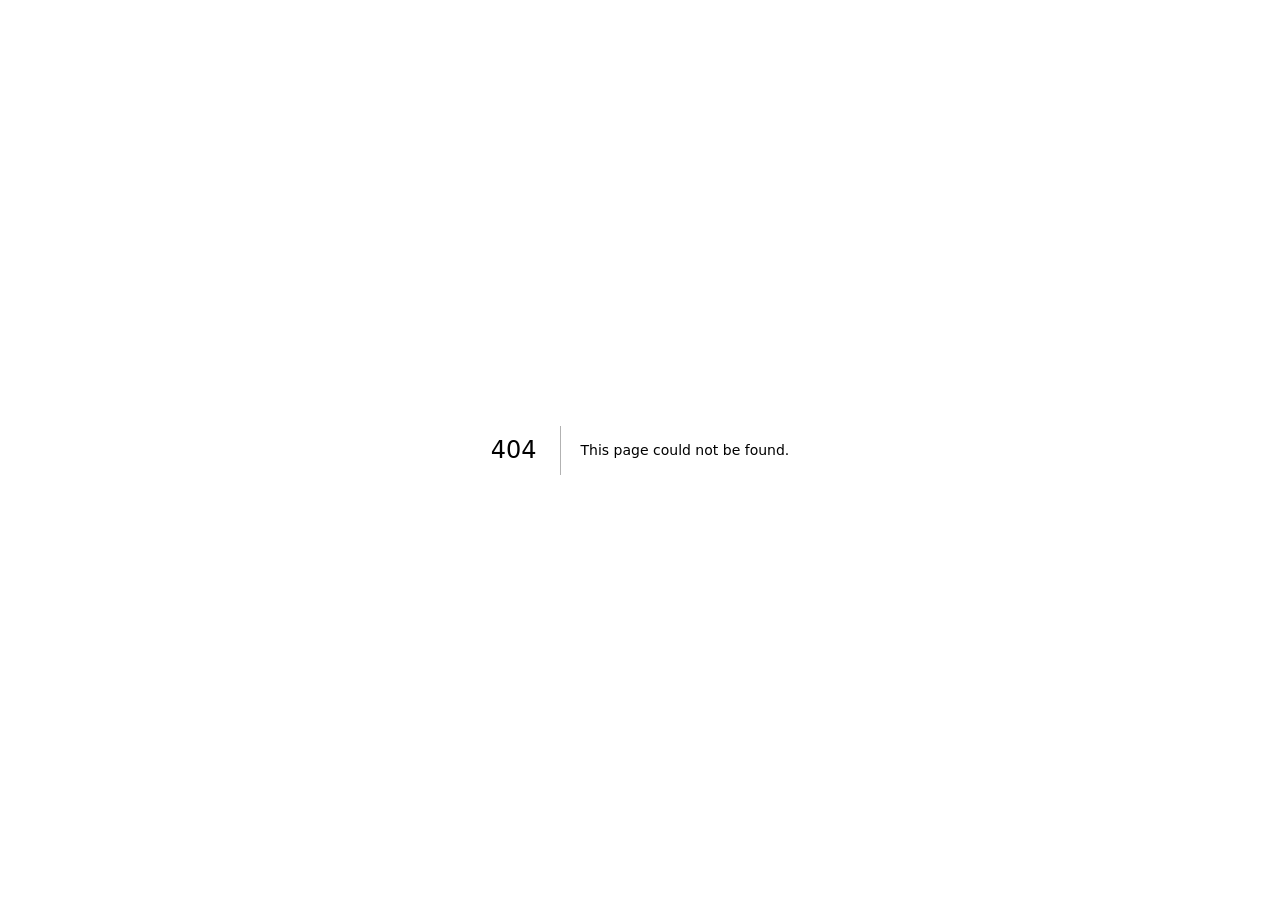
<file: 404/index.html>
<!DOCTYPE html><!--WdluqTLJxFEkvoqs_1f3X--><html lang="tr" class="__variable_48ce69 __variable_635441"><head><meta charSet="utf-8"/><meta name="viewport" content="width=device-width, initial-scale=1"/><link rel="stylesheet" href="/_next/static/css/ab8515eba4e9b050.css" data-precedence="next"/><link rel="preload" as="script" fetchPriority="low" href="/_next/static/chunks/webpack-099eb9ab52d797d1.js"/><script src="/_next/static/chunks/4bd1b696-21f374d1156f834a.js" async=""></script><script src="/_next/static/chunks/255-fae55aea0c4d4e85.js" async=""></script><script src="/_next/static/chunks/main-app-d11e46f91c7cbfd6.js" async=""></script><meta name="robots" content="noindex"/><title>404: This page could not be found.</title><meta name="theme-color" content="#f6f5ef"/><title>BAU Motorsports Society — Core Team Başvuruları</title><meta name="description" content="Bahçeşehir Üniversitesi Motorsporları Topluluğu Core Team başvuruları açıldı. Son başvuru: 29 Kasım Pazar, 23:59."/><link rel="icon" href="/favicon.ico" type="image/x-icon" sizes="16x16"/><link rel="icon" href="/brand/mark.svg"/><script src="/_next/static/chunks/polyfills-42372ed130431b0a.js" noModule=""></script></head><body class="font-sans antialiased"><div hidden=""><!--$--><!--/$--></div><div style="font-family:system-ui,&quot;Segoe UI&quot;,Roboto,Helvetica,Arial,sans-serif,&quot;Apple Color Emoji&quot;,&quot;Segoe UI Emoji&quot;;height:100vh;text-align:center;display:flex;flex-direction:column;align-items:center;justify-content:center"><div><style>body{color:#000;background:#fff;margin:0}.next-error-h1{border-right:1px solid rgba(0,0,0,.3)}@media (prefers-color-scheme:dark){body{color:#fff;background:#000}.next-error-h1{border-right:1px solid rgba(255,255,255,.3)}}</style><h1 class="next-error-h1" style="display:inline-block;margin:0 20px 0 0;padding:0 23px 0 0;font-size:24px;font-weight:500;vertical-align:top;line-height:49px">404</h1><div style="display:inline-block"><h2 style="font-size:14px;font-weight:400;line-height:49px;margin:0">This page could not be found.</h2></div></div></div><!--$--><!--/$--><script src="/_next/static/chunks/webpack-099eb9ab52d797d1.js" id="_R_" async=""></script><script>(self.__next_f=self.__next_f||[]).push([0])</script><script>self.__next_f.push([1,"1:\"$Sreact.fragment\"\n2:I[9766,[],\"\"]\n3:I[8924,[],\"\"]\n4:I[4431,[],\"OutletBoundary\"]\n6:I[5278,[],\"AsyncMetadataOutlet\"]\n8:I[4431,[],\"ViewportBoundary\"]\na:I[4431,[],\"MetadataBoundary\"]\nb:\"$Sreact.suspense\"\nd:I[7150,[],\"\"]\n:HL[\"/_next/static/css/ab8515eba4e9b050.css\",\"style\"]\n"])</script><script>self.__next_f.push([1,"0:{\"P\":null,\"b\":\"WdluqTLJxFEkvoqs-1f3X\",\"p\":\"\",\"c\":[\"\",\"_not-found\",\"\"],\"i\":false,\"f\":[[[\"\",{\"children\":[\"/_not-found\",{\"children\":[\"__PAGE__\",{}]}]},\"$undefined\",\"$undefined\",true],[\"\",[\"$\",\"$1\",\"c\",{\"children\":[[[\"$\",\"link\",\"0\",{\"rel\":\"stylesheet\",\"href\":\"/_next/static/css/ab8515eba4e9b050.css\",\"precedence\":\"next\",\"crossOrigin\":\"$undefined\",\"nonce\":\"$undefined\"}]],[\"$\",\"html\",null,{\"lang\":\"tr\",\"className\":\"__variable_48ce69 __variable_635441\",\"children\":[\"$\",\"body\",null,{\"className\":\"font-sans antialiased\",\"children\":[\"$\",\"$L2\",null,{\"parallelRouterKey\":\"children\",\"error\":\"$undefined\",\"errorStyles\":\"$undefined\",\"errorScripts\":\"$undefined\",\"template\":[\"$\",\"$L3\",null,{}],\"templateStyles\":\"$undefined\",\"templateScripts\":\"$undefined\",\"notFound\":\"$undefined\",\"forbidden\":\"$undefined\",\"unauthorized\":\"$undefined\"}]}]}]]}],{\"children\":[\"/_not-found\",[\"$\",\"$1\",\"c\",{\"children\":[null,[\"$\",\"$L2\",null,{\"parallelRouterKey\":\"children\",\"error\":\"$undefined\",\"errorStyles\":\"$undefined\",\"errorScripts\":\"$undefined\",\"template\":[\"$\",\"$L3\",null,{}],\"templateStyles\":\"$undefined\",\"templateScripts\":\"$undefined\",\"notFound\":\"$undefined\",\"forbidden\":\"$undefined\",\"unauthorized\":\"$undefined\"}]]}],{\"children\":[\"__PAGE__\",[\"$\",\"$1\",\"c\",{\"children\":[[[\"$\",\"title\",null,{\"children\":\"404: This page could not be found.\"}],[\"$\",\"div\",null,{\"style\":{\"fontFamily\":\"system-ui,\\\"Segoe UI\\\",Roboto,Helvetica,Arial,sans-serif,\\\"Apple Color Emoji\\\",\\\"Segoe UI Emoji\\\"\",\"height\":\"100vh\",\"textAlign\":\"center\",\"display\":\"flex\",\"flexDirection\":\"column\",\"alignItems\":\"center\",\"justifyContent\":\"center\"},\"children\":[\"$\",\"div\",null,{\"children\":[[\"$\",\"style\",null,{\"dangerouslySetInnerHTML\":{\"__html\":\"body{color:#000;background:#fff;margin:0}.next-error-h1{border-right:1px solid rgba(0,0,0,.3)}@media (prefers-color-scheme:dark){body{color:#fff;background:#000}.next-error-h1{border-right:1px solid rgba(255,255,255,.3)}}\"}}],[\"$\",\"h1\",null,{\"className\":\"next-error-h1\",\"style\":{\"display\":\"inline-block\",\"margin\":\"0 20px 0 0\",\"padding\":\"0 23px 0 0\",\"fontSize\":24,\"fontWeight\":500,\"verticalAlign\":\"top\",\"lineHeight\":\"49px\"},\"children\":404}],[\"$\",\"div\",null,{\"style\":{\"display\":\"inline-block\"},\"children\":[\"$\",\"h2\",null,{\"style\":{\"fontSize\":14,\"fontWeight\":400,\"lineHeight\":\"49px\",\"margin\":0},\"children\":\"This page could not be found.\"}]}]]}]}]],null,[\"$\",\"$L4\",null,{\"children\":[\"$L5\",[\"$\",\"$L6\",null,{\"promise\":\"$@7\"}]]}]]}],{},null,false]},null,false]},null,false],[\"$\",\"$1\",\"h\",{\"children\":[[\"$\",\"meta\",null,{\"name\":\"robots\",\"content\":\"noindex\"}],[[\"$\",\"$L8\",null,{\"children\":\"$L9\"}],null],[\"$\",\"$La\",null,{\"children\":[\"$\",\"div\",null,{\"hidden\":true,\"children\":[\"$\",\"$b\",null,{\"fallback\":null,\"children\":\"$Lc\"}]}]}]]}],false]],\"m\":\"$undefined\",\"G\":[\"$d\",[]],\"s\":false,\"S\":true}\n"])</script><script>self.__next_f.push([1,"9:[[\"$\",\"meta\",\"0\",{\"charSet\":\"utf-8\"}],[\"$\",\"meta\",\"1\",{\"name\":\"viewport\",\"content\":\"width=device-width, initial-scale=1\"}],[\"$\",\"meta\",\"2\",{\"name\":\"theme-color\",\"content\":\"#f6f5ef\"}]]\n5:null\n"])</script><script>self.__next_f.push([1,"e:I[622,[],\"IconMark\"]\n7:{\"metadata\":[[\"$\",\"title\",\"0\",{\"children\":\"BAU Motorsports Society — Core Team Başvuruları\"}],[\"$\",\"meta\",\"1\",{\"name\":\"description\",\"content\":\"Bahçeşehir Üniversitesi Motorsporları Topluluğu Core Team başvuruları açıldı. Son başvuru: 29 Kasım Pazar, 23:59.\"}],[\"$\",\"link\",\"2\",{\"rel\":\"icon\",\"href\":\"/favicon.ico\",\"type\":\"image/x-icon\",\"sizes\":\"16x16\"}],[\"$\",\"link\",\"3\",{\"rel\":\"icon\",\"href\":\"/brand/mark.svg\"}],[\"$\",\"$Le\",\"4\",{}]],\"error\":null,\"digest\":\"$undefined\"}\n"])</script><script>self.__next_f.push([1,"c:\"$7:metadata\"\n"])</script></body></html>
</file>
<file: _next/static/css/ab8515eba4e9b050.css>
@font-face{font-family:Mona Sans;font-style:normal;font-weight:200 900;font-stretch:75% 125%;font-display:swap;src:url(/_next/static/media/a3c3aa47c4aa9c38-s.woff2) format("woff2");unicode-range:u+0102-0103,u+0110-0111,u+0128-0129,u+0168-0169,u+01a0-01a1,u+01af-01b0,u+0300-0301,u+0303-0304,u+0308-0309,u+0323,u+0329,u+1ea0-1ef9,u+20ab}@font-face{font-family:Mona Sans;font-style:normal;font-weight:200 900;font-stretch:75% 125%;font-display:swap;src:url(/_next/static/media/a85a111c68a0323d-s.p.woff2) format("woff2");unicode-range:u+0100-02ba,u+02bd-02c5,u+02c7-02cc,u+02ce-02d7,u+02dd-02ff,u+0304,u+0308,u+0329,u+1d00-1dbf,u+1e00-1e9f,u+1ef2-1eff,u+2020,u+20a0-20ab,u+20ad-20c4,u+2113,u+2c60-2c7f,u+a720-a7ff}@font-face{font-family:Mona Sans;font-style:normal;font-weight:200 900;font-stretch:75% 125%;font-display:swap;src:url(/_next/static/media/849c382dee069680-s.p.woff2) format("woff2");unicode-range:u+00??,u+0131,u+0152-0153,u+02bb-02bc,u+02c6,u+02da,u+02dc,u+0304,u+0308,u+0329,u+2000-206f,u+20ac,u+2122,u+2191,u+2193,u+2212,u+2215,u+feff,u+fffd}@font-face{font-family:Mona Sans Fallback;src:local("Arial");ascent-override:104.72%;descent-override:30.74%;line-gap-override:0.00%;size-adjust:104.08%}.__className_48ce69{font-family:Mona Sans,Mona Sans Fallback;font-style:normal}.__variable_48ce69{--font-mona:"Mona Sans","Mona Sans Fallback"}@font-face{font-family:Fraunces;font-style:normal;font-weight:100 900;font-display:swap;src:url(/_next/static/media/e8c7e585bb5e69ba-s.woff2) format("woff2");unicode-range:u+0102-0103,u+0110-0111,u+0128-0129,u+0168-0169,u+01a0-01a1,u+01af-01b0,u+0300-0301,u+0303-0304,u+0308-0309,u+0323,u+0329,u+1ea0-1ef9,u+20ab}@font-face{font-family:Fraunces;font-style:normal;font-weight:100 900;font-display:swap;src:url(/_next/static/media/d02d66744511ad29-s.p.woff2) format("woff2");unicode-range:u+0100-02ba,u+02bd-02c5,u+02c7-02cc,u+02ce-02d7,u+02dd-02ff,u+0304,u+0308,u+0329,u+1d00-1dbf,u+1e00-1e9f,u+1ef2-1eff,u+2020,u+20a0-20ab,u+20ad-20c4,u+2113,u+2c60-2c7f,u+a720-a7ff}@font-face{font-family:Fraunces;font-style:normal;font-weight:100 900;font-display:swap;src:url(/_next/static/media/26dc4a78f0c7af7f-s.p.woff2) format("woff2");unicode-range:u+00??,u+0131,u+0152-0153,u+02bb-02bc,u+02c6,u+02da,u+02dc,u+0304,u+0308,u+0329,u+2000-206f,u+20ac,u+2122,u+2191,u+2193,u+2212,u+2215,u+feff,u+fffd}@font-face{font-family:Fraunces Fallback;src:local("Times New Roman");ascent-override:84.71%;descent-override:22.09%;line-gap-override:0.00%;size-adjust:115.45%}.__className_635441{font-family:Fraunces,Fraunces Fallback;font-style:normal}.__variable_635441{--font-fraunces:"Fraunces","Fraunces Fallback"}

/*! tailwindcss v4.3.5 | MIT License | https://tailwindcss.com */@layer properties{@supports (((-webkit-hyphens:none)) and (not (margin-trim:block))) or ((-moz-orient:inline) and (not (color:rgb(from red r g b)))){:host,:root{--frame:transparent}*,::backdrop,:after,:before{--tw-translate-x:0;--tw-translate-y:0;--tw-translate-z:0;--tw-space-y-reverse:0;--tw-border-style:solid;--tw-leading:initial;--tw-font-weight:initial;--tw-tracking:initial;--tw-ordinal:initial;--tw-slashed-zero:initial;--tw-numeric-figure:initial;--tw-numeric-spacing:initial;--tw-numeric-fraction:initial;--tw-shadow:0 0 #0000;--tw-shadow-color:initial;--tw-shadow-alpha:100%;--tw-inset-shadow:0 0 #0000;--tw-inset-shadow-color:initial;--tw-inset-shadow-alpha:100%;--tw-ring-color:initial;--tw-ring-shadow:0 0 #0000;--tw-inset-ring-color:initial;--tw-inset-ring-shadow:0 0 #0000;--tw-ring-inset:initial;--tw-ring-offset-width:0px;--tw-ring-offset-color:#fff;--tw-ring-offset-shadow:0 0 #0000;--tw-blur:initial;--tw-brightness:initial;--tw-contrast:initial;--tw-grayscale:initial;--tw-hue-rotate:initial;--tw-invert:initial;--tw-opacity:initial;--tw-saturate:initial;--tw-sepia:initial;--tw-drop-shadow:initial;--tw-drop-shadow-color:initial;--tw-drop-shadow-alpha:100%;--tw-drop-shadow-size:initial;--tw-backdrop-blur:initial;--tw-backdrop-brightness:initial;--tw-backdrop-contrast:initial;--tw-backdrop-grayscale:initial;--tw-backdrop-hue-rotate:initial;--tw-backdrop-invert:initial;--tw-backdrop-opacity:initial;--tw-backdrop-saturate:initial;--tw-backdrop-sepia:initial;--tw-duration:initial;--tw-ease:initial}}}@layer theme{:host,:root{--font-sans:var(--font-mona),system-ui,sans-serif;--font-serif:var(--font-fraunces),Georgia,serif;--font-mono:ui-monospace,SFMono-Regular,Menlo,Monaco,Consolas,"Liberation Mono","Courier New",monospace;--spacing:.25rem;--text-sm:.875rem;--text-sm--line-height:calc(1.25 / .875);--text-base:1rem;--text-base--line-height:calc(1.5 / 1);--text-xl:1.25rem;--text-xl--line-height:calc(1.75 / 1.25);--text-2xl:1.5rem;--text-2xl--line-height:calc(2 / 1.5);--text-3xl:1.875rem;--text-3xl--line-height:calc(2.25 / 1.875);--text-5xl:3rem;--text-5xl--line-height:1;--font-weight-bold:700;--leading-snug:1.375;--leading-relaxed:1.625;--blur-sm:8px;--blur-md:12px;--default-transition-duration:.15s;--default-transition-timing-function:cubic-bezier(.4,0,.2,1);--default-font-family:var(--font-sans);--default-mono-font-family:var(--font-mono);--color-paper:#f6f5ef;--color-ink:#0d1b2e;--color-navy:#0f2a50;--color-brand:#1f3d6b;--color-night:#0a1424;--color-mist:#c9d3e0;--color-signal:#ff5a1f}}@layer base{*,::backdrop,:after,:before{box-sizing:border-box;border:0 solid;margin:0;padding:0}::file-selector-button{box-sizing:border-box;border:0 solid;margin:0;padding:0}:host,html{-webkit-text-size-adjust:100%;tab-size:4;line-height:1.5;font-family:var(--default-font-family,-apple-system,BlinkMacSystemFont,"Segoe UI",Roboto,"Helvetica Neue","Noto Sans",Arial,sans-serif,"Apple Color Emoji","Segoe UI Emoji","Segoe UI Symbol","Noto Color Emoji");font-feature-settings:var(--default-font-feature-settings,normal);font-variation-settings:var(--default-font-variation-settings,normal);-webkit-tap-highlight-color:transparent}hr{height:0;color:inherit;border-top-width:1px}abbr:where([title]){-webkit-text-decoration:underline dotted;text-decoration:underline dotted}h1,h2,h3,h4,h5,h6{font-size:inherit;font-weight:inherit}a{color:inherit;-webkit-text-decoration:inherit;text-decoration:inherit}b,strong{font-weight:bolder}code,kbd,pre,samp{font-family:var(--default-mono-font-family,ui-monospace,SFMono-Regular,Menlo,Monaco,Consolas,"Liberation Mono","Courier New",monospace);font-feature-settings:var(--default-mono-font-feature-settings,normal);font-variation-settings:var(--default-mono-font-variation-settings,normal);font-size:1em}small{font-size:80%}sub,sup{vertical-align:baseline;font-size:75%;line-height:0;position:relative}sub{bottom:-.25em}sup{top:-.5em}table{text-indent:0;border-color:inherit;border-collapse:collapse}:-moz-focusring:where(:not(iframe)){outline:auto}progress{vertical-align:baseline}summary{display:list-item}menu,ol,ul{list-style:none}audio,canvas,embed,iframe,img,object,svg,video{vertical-align:middle;display:block}img,video{max-width:100%;height:auto}button,input,optgroup,select,textarea{font:inherit;font-feature-settings:inherit;font-variation-settings:inherit;letter-spacing:inherit;color:inherit;opacity:1;background-color:#0000;border-radius:0}::file-selector-button{font:inherit;font-feature-settings:inherit;font-variation-settings:inherit;letter-spacing:inherit;color:inherit;opacity:1;background-color:#0000;border-radius:0}:where(select:is([multiple],[size])) optgroup{font-weight:bolder}:where(select:is([multiple],[size])) optgroup option{padding-inline-start:20px}::file-selector-button{margin-inline-end:4px}::placeholder{opacity:1}@supports (not ((-webkit-appearance:-apple-pay-button))) or (contain-intrinsic-size:1px){::placeholder{color:currentColor}@supports (color:color-mix(in lab,red,red)){::placeholder{color:color-mix(in oklab,currentcolor 50%,transparent)}}}textarea{resize:vertical}::-webkit-search-decoration{-webkit-appearance:none}::-webkit-date-and-time-value{min-height:1lh;text-align:inherit}::-webkit-datetime-edit{display:inline-flex}::-webkit-datetime-edit-fields-wrapper{padding:0}::-webkit-datetime-edit,::-webkit-datetime-edit-year-field{padding-block:0}::-webkit-datetime-edit-day-field,::-webkit-datetime-edit-month-field{padding-block:0}::-webkit-datetime-edit-hour-field,::-webkit-datetime-edit-minute-field{padding-block:0}::-webkit-datetime-edit-millisecond-field,::-webkit-datetime-edit-second-field{padding-block:0}::-webkit-datetime-edit-meridiem-field{padding-block:0}::-webkit-calendar-picker-indicator{line-height:1}:-moz-ui-invalid{box-shadow:none}button,input:where([type=button],[type=reset],[type=submit]){appearance:button}::file-selector-button{appearance:button}::-webkit-inner-spin-button,::-webkit-outer-spin-button{height:auto}[hidden]:where(:not([hidden=until-found])){display:none!important}}@layer components;@layer utilities{.pointer-events-none{pointer-events:none}.visible{visibility:visible}.absolute{position:absolute}.fixed{position:fixed}.relative{position:relative}.sticky{position:sticky}.inset-0{inset:0}.-inset-x-4{inset-inline:calc(var(--spacing) * -4)}.inset-x-0{inset-inline:0}.-inset-y-4{inset-block:calc(var(--spacing) * -4)}.-top-9{top:calc(var(--spacing) * -9)}.top-0{top:0}.top-1\/2{top:50%}.top-5{top:calc(var(--spacing) * 5)}.-right-\[20vw\]{right:-20vw}.right-0{right:0}.bottom-5{bottom:calc(var(--spacing) * 5)}.bottom-\[10px\]{bottom:10px}.-left-\[16vw\]{left:-16vw}.left-0{left:0}.left-1\/2{left:50%}.left-5{left:calc(var(--spacing) * 5)}.z-10{z-index:10}.z-20{z-index:20}.z-50{z-index:50}.z-\[100\]{z-index:100}.m-auto{margin:auto}.-mx-4{margin-inline:calc(var(--spacing) * -4)}.mx-auto{margin-inline:auto}.my-3{margin-block:calc(var(--spacing) * 3)}.-mt-12{margin-top:calc(var(--spacing) * -12)}.mt-1{margin-top:var(--spacing)}.mt-2{margin-top:calc(var(--spacing) * 2)}.mt-3{margin-top:calc(var(--spacing) * 3)}.mt-4{margin-top:calc(var(--spacing) * 4)}.mt-5{margin-top:calc(var(--spacing) * 5)}.mt-6{margin-top:calc(var(--spacing) * 6)}.mt-7{margin-top:calc(var(--spacing) * 7)}.mt-8{margin-top:calc(var(--spacing) * 8)}.mt-10{margin-top:calc(var(--spacing) * 10)}.mt-12{margin-top:calc(var(--spacing) * 12)}.mt-20{margin-top:calc(var(--spacing) * 20)}.mt-24{margin-top:calc(var(--spacing) * 24)}.mb-3{margin-bottom:calc(var(--spacing) * 3)}.mb-6{margin-bottom:calc(var(--spacing) * 6)}.mb-\[-12px\]{margin-bottom:-12px}.block{display:block}.flex{display:flex}.grid{display:grid}.hidden{display:none}.inline-block{display:inline-block}.inline-flex{display:inline-flex}.aspect-\[4\/5\]{aspect-ratio:4/5}.h-1\.5{height:calc(var(--spacing) * 1.5)}.h-3{height:calc(var(--spacing) * 3)}.h-3\.5{height:calc(var(--spacing) * 3.5)}.h-4{height:calc(var(--spacing) * 4)}.h-5{height:calc(var(--spacing) * 5)}.h-6{height:calc(var(--spacing) * 6)}.h-7{height:calc(var(--spacing) * 7)}.h-8{height:calc(var(--spacing) * 8)}.h-9{height:calc(var(--spacing) * 9)}.h-10{height:calc(var(--spacing) * 10)}.h-12{height:calc(var(--spacing) * 12)}.h-16{height:calc(var(--spacing) * 16)}.h-\[3px\]{height:3px}.h-\[18px\]{height:18px}.h-\[100svh\]{height:100svh}.h-\[420vh\]{height:420vh}.h-full{height:100%}.h-px{height:1px}.max-h-\[94svh\]{max-height:94svh}.min-h-0{min-height:0}.min-h-\[100svh\]{min-height:100svh}.min-h-\[300px\]{min-height:300px}.w-1\.5{width:calc(var(--spacing) * 1.5)}.w-3\.5{width:calc(var(--spacing) * 3.5)}.w-4{width:calc(var(--spacing) * 4)}.w-5{width:calc(var(--spacing) * 5)}.w-7{width:calc(var(--spacing) * 7)}.w-10{width:calc(var(--spacing) * 10)}.w-12{width:calc(var(--spacing) * 12)}.w-\[18px\]{width:18px}.w-\[38vw\]{width:38vw}.w-\[62\%\]{width:62%}.w-\[74vw\]{width:74vw}.w-\[88\%\]{width:88%}.w-\[232px\]{width:232px}.w-\[300px\]{width:300px}.w-\[min\(1180px\,96vw\)\]{width:min(1180px,96vw)}.w-auto{width:auto}.w-full{width:100%}.w-px{width:1px}.max-w-\[300px\]{max-width:300px}.max-w-\[320px\]{max-width:320px}.max-w-\[340px\]{max-width:340px}.max-w-\[520px\]{max-width:520px}.max-w-\[880px\]{max-width:880px}.max-w-\[1280px\]{max-width:1280px}.flex-1{flex:1}.shrink-0{flex-shrink:0}.-translate-x-1\/2{--tw-translate-x:calc(calc(1 / 2 * 100%) * -1)}.-translate-x-1\/2,.-translate-y-1\/2{translate:var(--tw-translate-x) var(--tw-translate-y)}.-translate-y-1\/2{--tw-translate-y:calc(calc(1 / 2 * 100%) * -1)}.-translate-y-\[120\%\]{--tw-translate-y:calc(120% * -1);translate:var(--tw-translate-x) var(--tw-translate-y)}.-rotate-12{rotate:-12deg}.rotate-6{rotate:6deg}.rotate-90{rotate:90deg}.animate-\[fadeUp_\.6s_cubic-bezier\(\.2\,\.7\,\.2\,1\)\]{animation:fadeUp .6s cubic-bezier(.2,.7,.2,1)}.resize{resize:both}.grid-cols-4{grid-template-columns:repeat(4,minmax(0,1fr))}.grid-rows-\[auto_1fr_auto\]{grid-template-rows:auto 1fr auto}.flex-col{flex-direction:column}.flex-wrap{flex-wrap:wrap}.place-items-center{place-items:center}.items-baseline{align-items:baseline}.items-center{align-items:center}.items-end{align-items:flex-end}.items-start{align-items:flex-start}.justify-between{justify-content:space-between}.justify-center{justify-content:center}.gap-1{gap:var(--spacing)}.gap-2{gap:calc(var(--spacing) * 2)}.gap-2\.5{gap:calc(var(--spacing) * 2.5)}.gap-3{gap:calc(var(--spacing) * 3)}.gap-4{gap:calc(var(--spacing) * 4)}.gap-6{gap:calc(var(--spacing) * 6)}.gap-8{gap:calc(var(--spacing) * 8)}.gap-10{gap:calc(var(--spacing) * 10)}.gap-16{gap:calc(var(--spacing) * 16)}.gap-\[0\.25em\]{gap:.25em}:where(.space-y-0\.5>:not(:last-child)){--tw-space-y-reverse:0;margin-block-start:calc(calc(var(--spacing) * .5) * var(--tw-space-y-reverse));margin-block-end:calc(calc(var(--spacing) * .5) * calc(1 - var(--tw-space-y-reverse)))}:where(.space-y-1>:not(:last-child)){--tw-space-y-reverse:0;margin-block-start:calc(var(--spacing) * var(--tw-space-y-reverse));margin-block-end:calc(var(--spacing) * calc(1 - var(--tw-space-y-reverse)))}:where(.space-y-7>:not(:last-child)){--tw-space-y-reverse:0;margin-block-start:calc(calc(var(--spacing) * 7) * var(--tw-space-y-reverse));margin-block-end:calc(calc(var(--spacing) * 7) * calc(1 - var(--tw-space-y-reverse)))}.gap-x-4{column-gap:calc(var(--spacing) * 4)}.gap-y-10{row-gap:calc(var(--spacing) * 10)}.self-start{align-self:flex-start}.overflow-clip{overflow:clip}.overflow-hidden{overflow:hidden}.overflow-y-auto{overflow-y:auto}.overscroll-contain{overscroll-behavior:contain}.rounded-\[5px\]{border-radius:5px}.rounded-\[6px\]{border-radius:6px}.rounded-\[10px\]{border-radius:10px}.rounded-full{border-radius:2147483647px}.rounded-t-\[40px\]{border-top-left-radius:40px;border-top-right-radius:40px}.border{border-style:var(--tw-border-style);border-width:1px}.border-current{border-color:currentColor}.border-ink{border-color:var(--color-ink)}.bg-\[\#16233a\]{background-color:#16233a}.bg-current{background-color:currentColor}.bg-ink{background-color:var(--color-ink)}.bg-ink\/15{background-color:#0d1b2e26}@supports (color:color-mix(in lab,red,red)){.bg-ink\/15{background-color:color-mix(in oklab,var(--color-ink) 15%,transparent)}}.bg-navy{background-color:var(--color-navy)}.bg-night{background-color:var(--color-night)}.bg-night\/85{background-color:#0a1424d9}@supports (color:color-mix(in lab,red,red)){.bg-night\/85{background-color:color-mix(in oklab,var(--color-night) 85%,transparent)}}.bg-paper{background-color:var(--color-paper)}.bg-paper\/15{background-color:#f6f5ef26}@supports (color:color-mix(in lab,red,red)){.bg-paper\/15{background-color:color-mix(in oklab,var(--color-paper) 15%,transparent)}}.bg-paper\/20{background-color:#f6f5ef33}@supports (color:color-mix(in lab,red,red)){.bg-paper\/20{background-color:color-mix(in oklab,var(--color-paper) 20%,transparent)}}.bg-paper\/50{background-color:#f6f5ef80}@supports (color:color-mix(in lab,red,red)){.bg-paper\/50{background-color:color-mix(in oklab,var(--color-paper) 50%,transparent)}}.bg-signal{background-color:var(--color-signal)}.bg-transparent{background-color:#0000}.bg-\[linear-gradient\(180deg\,var\(--color-paper\)_0\%\,var\(--color-signal\)_38\%\)\]{background-image:linear-gradient(180deg,var(--color-paper) 0,var(--color-signal) 38%)}.object-contain{object-fit:contain}.p-0{padding:0}.p-2{padding:calc(var(--spacing) * 2)}.p-5{padding:calc(var(--spacing) * 5)}.p-6{padding:calc(var(--spacing) * 6)}.px-3{padding-inline:calc(var(--spacing) * 3)}.px-3\.5{padding-inline:calc(var(--spacing) * 3.5)}.px-4{padding-inline:calc(var(--spacing) * 4)}.px-5{padding-inline:calc(var(--spacing) * 5)}.px-7{padding-inline:calc(var(--spacing) * 7)}.px-\[0\.25em\]{padding-inline:.25em}.py-4{padding-block:calc(var(--spacing) * 4)}.py-10{padding-block:calc(var(--spacing) * 10)}.py-24{padding-block:calc(var(--spacing) * 24)}.py-28{padding-block:calc(var(--spacing) * 28)}.pt-3{padding-top:calc(var(--spacing) * 3)}.pt-4{padding-top:calc(var(--spacing) * 4)}.pt-6{padding-top:calc(var(--spacing) * 6)}.pt-7{padding-top:calc(var(--spacing) * 7)}.pt-10{padding-top:calc(var(--spacing) * 10)}.pt-20{padding-top:calc(var(--spacing) * 20)}.pt-24{padding-top:calc(var(--spacing) * 24)}.pt-28{padding-top:calc(var(--spacing) * 28)}.pt-\[0\.15em\]{padding-top:.15em}.pb-3{padding-bottom:calc(var(--spacing) * 3)}.pb-3\.5{padding-bottom:calc(var(--spacing) * 3.5)}.pb-5{padding-bottom:calc(var(--spacing) * 5)}.pb-6{padding-bottom:calc(var(--spacing) * 6)}.pb-9{padding-bottom:calc(var(--spacing) * 9)}.pb-10{padding-bottom:calc(var(--spacing) * 10)}.pb-28{padding-bottom:calc(var(--spacing) * 28)}.pl-0\.5{padding-left:calc(var(--spacing) * .5)}.text-center{text-align:center}.text-left{text-align:left}.text-right{text-align:right}.font-sans{font-family:var(--font-sans)}.font-serif{font-family:var(--font-serif)}.text-2xl{font-size:var(--text-2xl);line-height:var(--tw-leading,var(--text-2xl--line-height))}.text-3xl{font-size:var(--text-3xl);line-height:var(--tw-leading,var(--text-3xl--line-height))}.text-base{font-size:var(--text-base);line-height:var(--tw-leading,var(--text-base--line-height))}.text-sm{font-size:var(--text-sm);line-height:var(--tw-leading,var(--text-sm--line-height))}.text-\[8\.4vw\]{font-size:8.4vw}.text-\[10vw\]{font-size:10vw}.text-\[11vw\]{font-size:11vw}.text-\[12vw\]{font-size:12vw}.text-\[13px\]{font-size:13px}.text-\[13vw\]{font-size:13vw}.text-\[15px\]{font-size:15px}.text-\[15vw\]{font-size:15vw}.text-\[17px\]{font-size:17px}.text-\[17vw\]{font-size:17vw}.text-\[22px\]{font-size:22px}.text-\[23px\]{font-size:23px}.text-\[24px\]{font-size:24px}.text-\[26px\]{font-size:26px}.text-\[34px\]{font-size:34px}.leading-\[0\.86\]{--tw-leading:.86;line-height:.86}.leading-\[0\.95\]{--tw-leading:.95;line-height:.95}.leading-\[0\.98\]{--tw-leading:.98;line-height:.98}.leading-\[1\.1\]{--tw-leading:1.1;line-height:1.1}.leading-\[1\.04\]{--tw-leading:1.04;line-height:1.04}.leading-\[1\.05\]{--tw-leading:1.05;line-height:1.05}.leading-\[1\.15\]{--tw-leading:1.15;line-height:1.15}.leading-\[1\],.leading-none{--tw-leading:1;line-height:1}.leading-relaxed{--tw-leading:var(--leading-relaxed);line-height:var(--leading-relaxed)}.leading-snug{--tw-leading:var(--leading-snug);line-height:var(--leading-snug)}.font-bold{--tw-font-weight:var(--font-weight-bold);font-weight:var(--font-weight-bold)}.tracking-\[-0\.02em\]{--tw-tracking:-.02em;letter-spacing:-.02em}.whitespace-nowrap{white-space:nowrap}.text-brand{color:var(--color-brand)}.text-brand\/30{color:#1f3d6b4d}@supports (color:color-mix(in lab,red,red)){.text-brand\/30{color:color-mix(in oklab,var(--color-brand) 30%,transparent)}}.text-ink{color:var(--color-ink)}.text-ink\/\[0\.1\]{color:#0d1b2e1a}@supports (color:color-mix(in lab,red,red)){.text-ink\/\[0\.1\]{color:color-mix(in oklab,var(--color-ink) 10%,transparent)}}.text-ink\/\[0\.06\]{color:#0d1b2e0f}@supports (color:color-mix(in lab,red,red)){.text-ink\/\[0\.06\]{color:color-mix(in oklab,var(--color-ink) 6%,transparent)}}.text-ink\/\[0\.11\]{color:#0d1b2e1c}@supports (color:color-mix(in lab,red,red)){.text-ink\/\[0\.11\]{color:color-mix(in oklab,var(--color-ink) 11%,transparent)}}.text-mist{color:var(--color-mist)}.text-night{color:var(--color-night)}.text-paper{color:var(--color-paper)}.text-paper\/\[0\.05\]{color:#f6f5ef0d}@supports (color:color-mix(in lab,red,red)){.text-paper\/\[0\.05\]{color:color-mix(in oklab,var(--color-paper) 5%,transparent)}}.text-paper\/\[0\.06\]{color:#f6f5ef0f}@supports (color:color-mix(in lab,red,red)){.text-paper\/\[0\.06\]{color:color-mix(in oklab,var(--color-paper) 6%,transparent)}}.text-paper\/\[0\.07\]{color:#f6f5ef12}@supports (color:color-mix(in lab,red,red)){.text-paper\/\[0\.07\]{color:color-mix(in oklab,var(--color-paper) 7%,transparent)}}.text-paper\/\[0\.09\]{color:#f6f5ef17}@supports (color:color-mix(in lab,red,red)){.text-paper\/\[0\.09\]{color:color-mix(in oklab,var(--color-paper) 9%,transparent)}}.text-signal{color:var(--color-signal)}.text-signal\/50{color:#ff5a1f80}@supports (color:color-mix(in lab,red,red)){.text-signal\/50{color:color-mix(in oklab,var(--color-signal) 50%,transparent)}}.uppercase{text-transform:uppercase}.not-italic{font-style:normal}.tabular-nums{--tw-numeric-spacing:tabular-nums;font-variant-numeric:var(--tw-ordinal, ) var(--tw-slashed-zero, ) var(--tw-numeric-figure, ) var(--tw-numeric-spacing, ) var(--tw-numeric-fraction, )}.underline{text-decoration-line:underline}.decoration-signal{-webkit-text-decoration-color:var(--color-signal);text-decoration-color:var(--color-signal)}.underline-offset-4{text-underline-offset:4px}.antialiased{-webkit-font-smoothing:antialiased;-moz-osx-font-smoothing:grayscale}.opacity-0{opacity:0}.opacity-25{opacity:.25}.opacity-35{opacity:.35}.opacity-50{opacity:.5}.opacity-60{opacity:.6}.opacity-100{opacity:1}.shadow{--tw-shadow:0 1px 3px 0 var(--tw-shadow-color,#0000001a),0 1px 2px -1px var(--tw-shadow-color,#0000001a)}.ring,.shadow{box-shadow:var(--tw-inset-shadow),var(--tw-inset-ring-shadow),var(--tw-ring-offset-shadow),var(--tw-ring-shadow),var(--tw-shadow)}.ring{--tw-ring-shadow:var(--tw-ring-inset, ) 0 0 0 calc(1px + var(--tw-ring-offset-width)) var(--tw-ring-color,currentcolor)}.filter{filter:var(--tw-blur, ) var(--tw-brightness, ) var(--tw-contrast, ) var(--tw-grayscale, ) var(--tw-hue-rotate, ) var(--tw-invert, ) var(--tw-saturate, ) var(--tw-sepia, ) var(--tw-drop-shadow, )}.backdrop-blur-md{--tw-backdrop-blur:blur(var(--blur-md));-webkit-backdrop-filter:var(--tw-backdrop-blur, ) var(--tw-backdrop-brightness, ) var(--tw-backdrop-contrast, ) var(--tw-backdrop-grayscale, ) var(--tw-backdrop-hue-rotate, ) var(--tw-backdrop-invert, ) var(--tw-backdrop-opacity, ) var(--tw-backdrop-saturate, ) var(--tw-backdrop-sepia, );backdrop-filter:var(--tw-backdrop-blur, ) var(--tw-backdrop-brightness, ) var(--tw-backdrop-contrast, ) var(--tw-backdrop-grayscale, ) var(--tw-backdrop-hue-rotate, ) var(--tw-backdrop-invert, ) var(--tw-backdrop-opacity, ) var(--tw-backdrop-saturate, ) var(--tw-backdrop-sepia, )}.transition-\[color\,transform\]{transition-property:color,transform;transition-timing-function:var(--tw-ease,var(--default-transition-timing-function));transition-duration:var(--tw-duration,var(--default-transition-duration))}.transition-\[width\]{transition-property:width;transition-timing-function:var(--tw-ease,var(--default-transition-timing-function));transition-duration:var(--tw-duration,var(--default-transition-duration))}.transition-colors{transition-property:color,background-color,border-color,outline-color,text-decoration-color,fill,stroke,--tw-gradient-from,--tw-gradient-via,--tw-gradient-to;transition-timing-function:var(--tw-ease,var(--default-transition-timing-function));transition-duration:var(--tw-duration,var(--default-transition-duration))}.transition-opacity{transition-property:opacity;transition-timing-function:var(--tw-ease,var(--default-transition-timing-function));transition-duration:var(--tw-duration,var(--default-transition-duration))}.transition-transform{transition-property:transform,translate,scale,rotate;transition-timing-function:var(--tw-ease,var(--default-transition-timing-function));transition-duration:var(--tw-duration,var(--default-transition-duration))}.duration-300{--tw-duration:.3s;transition-duration:.3s}.duration-500{--tw-duration:.5s;transition-duration:.5s}.duration-700{--tw-duration:.7s;transition-duration:.7s}.ease-\[cubic-bezier\(\.7\,0\,\.2\,1\)\]{--tw-ease:cubic-bezier(.7,0,.2,1);transition-timing-function:cubic-bezier(.7,0,.2,1)}@media (hover:hover){:is(:where(.group):hover .group-hover\:-translate-y-2){--tw-translate-y:calc(var(--spacing) * -2);translate:var(--tw-translate-x) var(--tw-translate-y)}:is(:where(.group):hover .group-hover\:scale-\[1\.04\]){scale:1.04}:is(:where(.group):hover .group-hover\:-rotate-3){rotate:-3deg}}.backdrop\:bg-night\/75::backdrop{background-color:#0a1424bf}@supports (color:color-mix(in lab,red,red)){.backdrop\:bg-night\/75::backdrop{background-color:color-mix(in oklab,var(--color-night) 75%,transparent)}}.backdrop\:backdrop-blur-sm::backdrop{--tw-backdrop-blur:blur(var(--blur-sm));-webkit-backdrop-filter:var(--tw-backdrop-blur, ) var(--tw-backdrop-brightness, ) var(--tw-backdrop-contrast, ) var(--tw-backdrop-grayscale, ) var(--tw-backdrop-hue-rotate, ) var(--tw-backdrop-invert, ) var(--tw-backdrop-opacity, ) var(--tw-backdrop-saturate, ) var(--tw-backdrop-sepia, );backdrop-filter:var(--tw-backdrop-blur, ) var(--tw-backdrop-brightness, ) var(--tw-backdrop-contrast, ) var(--tw-backdrop-grayscale, ) var(--tw-backdrop-hue-rotate, ) var(--tw-backdrop-invert, ) var(--tw-backdrop-opacity, ) var(--tw-backdrop-saturate, ) var(--tw-backdrop-sepia, )}@media (hover:hover){.hover\:-rotate-45:hover{rotate:-45deg}.hover\:bg-current\/10:hover{background-color:currentColor}@supports (color:color-mix(in lab,red,red)){.hover\:bg-current\/10:hover{background-color:color-mix(in oklab,currentcolor 10%,transparent)}}.hover\:bg-ink:hover{background-color:var(--color-ink)}.hover\:bg-paper:hover{background-color:var(--color-paper)}.hover\:bg-signal:hover{background-color:var(--color-signal)}.hover\:text-ink:hover{color:var(--color-ink)}.hover\:text-paper:hover{color:var(--color-paper)}.hover\:opacity-70:hover{opacity:.7}}@media (min-width:40rem){.sm\:-inset-x-5{inset-inline:calc(var(--spacing) * -5)}.sm\:-mx-5{margin-inline:calc(var(--spacing) * -5)}.sm\:mt-10{margin-top:calc(var(--spacing) * 10)}.sm\:mb-8{margin-bottom:calc(var(--spacing) * 8)}.sm\:h-11{height:calc(var(--spacing) * 11)}.sm\:w-11{width:calc(var(--spacing) * 11)}.sm\:grid-cols-2{grid-template-columns:repeat(2,minmax(0,1fr))}.sm\:grid-cols-\[150px_1fr\]{grid-template-columns:150px 1fr}.sm\:gap-3{gap:calc(var(--spacing) * 3)}.sm\:gap-4{gap:calc(var(--spacing) * 4)}.sm\:p-2\.5{padding:calc(var(--spacing) * 2.5)}.sm\:p-10{padding:calc(var(--spacing) * 10)}.sm\:px-4{padding-inline:calc(var(--spacing) * 4)}.sm\:px-5{padding-inline:calc(var(--spacing) * 5)}.sm\:text-5xl{font-size:var(--text-5xl);line-height:var(--tw-leading,var(--text-5xl--line-height))}.sm\:text-\[12\.5vw\]{font-size:12.5vw}}@media (min-width:48rem){.md\:col-span-5{grid-column:span 5/span 5}.md\:col-start-8{grid-column-start:8}.md\:mt-28{margin-top:calc(var(--spacing) * 28)}.md\:mt-32{margin-top:calc(var(--spacing) * 32)}.md\:block{display:block}.md\:h-20{height:calc(var(--spacing) * 20)}.md\:min-h-\[560px\]{min-height:560px}.md\:w-\[40vw\]{width:40vw}.md\:grid-cols-2{grid-template-columns:repeat(2,minmax(0,1fr))}.md\:grid-cols-12{grid-template-columns:repeat(12,minmax(0,1fr))}.md\:grid-cols-\[1fr_1\.15fr\]{grid-template-columns:1fr 1.15fr}.md\:items-end{align-items:flex-end}.md\:items-start{align-items:flex-start}.md\:gap-10{gap:calc(var(--spacing) * 10)}.md\:px-9{padding-inline:calc(var(--spacing) * 9)}.md\:px-10{padding-inline:calc(var(--spacing) * 10)}.md\:py-32{padding-block:calc(var(--spacing) * 32)}.md\:py-44{padding-block:calc(var(--spacing) * 44)}.md\:pt-3{padding-top:calc(var(--spacing) * 3)}.md\:pt-36{padding-top:calc(var(--spacing) * 36)}.md\:pb-40{padding-bottom:calc(var(--spacing) * 40)}.md\:text-left{text-align:left}.md\:text-right{text-align:right}.md\:text-xl{font-size:var(--text-xl);line-height:var(--tw-leading,var(--text-xl--line-height))}.md\:text-\[5\.6vw\]{font-size:5.6vw}.md\:text-\[7\.4vw\]{font-size:7.4vw}.md\:text-\[7vw\]{font-size:7vw}.md\:text-\[9vw\]{font-size:9vw}.md\:text-\[28px\]{font-size:28px}.md\:text-\[32px\]{font-size:32px}.md\:text-\[88px\]{font-size:88px}}@media (min-width:64rem){.lg\:col-span-3{grid-column:span 3/span 3}.lg\:col-span-4{grid-column:span 4/span 4}.lg\:col-span-5{grid-column:span 5/span 5}.lg\:mt-12{margin-top:calc(var(--spacing) * 12)}.lg\:mt-16{margin-top:calc(var(--spacing) * 16)}.lg\:mt-52{margin-top:calc(var(--spacing) * 52)}.lg\:block{display:block}.lg\:hidden{display:none}.lg\:h-\[80vh\]{height:80vh}.lg\:grid-cols-4{grid-template-columns:repeat(4,minmax(0,1fr))}.lg\:grid-cols-12{grid-template-columns:repeat(12,minmax(0,1fr))}.lg\:grid-rows-1{grid-template-rows:repeat(1,minmax(0,1fr))}.lg\:flex-row{flex-direction:row}.lg\:items-center{align-items:center}.lg\:pt-24{padding-top:calc(var(--spacing) * 24)}.lg\:text-\[5\.4vw\]{font-size:5.4vw}.lg\:text-\[10\.6vw\]{font-size:10.6vw}.lg\:text-\[40px\]{font-size:40px}.lg\:text-\[56px\]{font-size:56px}}@media (min-width:80rem){.xl\:text-\[76px\]{font-size:76px}.xl\:text-\[104px\]{font-size:104px}}@media (min-width:96rem){.\32 xl\:text-\[88px\]{font-size:88px}.\32 xl\:text-\[120px\]{font-size:120px}.\32 xl\:text-\[176px\]{font-size:176px}}}html.lenis,html.lenis body{height:auto}.lenis:not(.lenis-autoToggle).lenis-stopped{overflow:clip}.lenis [data-lenis-prevent-horizontal],.lenis [data-lenis-prevent-touch],.lenis [data-lenis-prevent-vertical],.lenis [data-lenis-prevent-wheel],.lenis [data-lenis-prevent]{overscroll-behavior:contain}.lenis.lenis-smooth iframe{pointer-events:none}.lenis.lenis-autoToggle{transition-behavior:allow-discrete;transition-property:overflow;transition-duration:1ms}html{color:var(--color-ink)}body,html{background:var(--color-paper)}::selection{background:var(--color-signal);color:var(--color-ink)}.t-sans{font-family:var(--font-sans);letter-spacing:-.04em;font-weight:700;font-stretch:100%}.t-sans,.t-serif{text-transform:uppercase}.t-serif{font-family:var(--font-serif);font-variation-settings:"opsz" 144,"SOFT" 0;letter-spacing:-.03em;font-weight:400}.caption{font-family:var(--font-sans);letter-spacing:-.01em;text-transform:uppercase;font-size:10.5px;font-weight:700;line-height:1.2}.topo{pointer-events:none;background-color:currentColor;position:absolute;inset:0;-webkit-mask:url(/brand/topo.svg) 50%/cover no-repeat;mask:url(/brand/topo.svg) 50%/cover no-repeat}.notch{--t:34px;--l:58%;--d:30px;clip-path:polygon(0 0,100% 0,100% calc(100% - var(--t)),calc(var(--l) + var(--d)) calc(100% - var(--t)),var(--l) 100%,0 100%)}.tab{--t:16px;--l:55%;--d:16px;clip-path:polygon(0 var(--t),var(--l) var(--t),calc(var(--l) + var(--d)) 0,100% 0,100% 100%,0 100%)}.frame{background:var(--frame,currentColor);position:relative}.frame>.frame-in{background:var(--fill,var(--color-paper));position:absolute;inset:1px}.roll{line-height:1.2;display:inline-grid;overflow:hidden}.roll>span{grid-area:1/1;transition:transform .45s cubic-bezier(.7,0,.2,1)}.roll>span:last-child{transform:translateY(110%)}.group:focus-visible .roll>span:first-child,.group:hover .roll>span:first-child{transform:translateY(-110%)}.group:focus-visible .roll>span:last-child,.group:hover .roll>span:last-child{transform:translateY(0)}.blob-layer{--x:50%;--y:50%;--tx:50%;--ty:50%;--ux:50%;--uy:50%;--r:0px;-webkit-mask-image:radial-gradient(circle var(--r) at var(--x) var(--y),#000 97%,transparent 100%),radial-gradient(circle calc(var(--r) * .72) at var(--tx) var(--ty),#000 97%,transparent 100%),radial-gradient(circle calc(var(--r) * .5) at var(--ux) var(--uy),#000 97%,transparent 100%);mask-image:radial-gradient(circle var(--r) at var(--x) var(--y),#000 97%,transparent 100%),radial-gradient(circle calc(var(--r) * .72) at var(--tx) var(--ty),#000 97%,transparent 100%),radial-gradient(circle calc(var(--r) * .5) at var(--ux) var(--uy),#000 97%,transparent 100%)}@keyframes marquee{to{transform:translate(-50%)}}.marquee{animation:marquee 40s linear infinite}.marquee-rev{animation:marquee 46s linear infinite reverse}.draw{stroke-dasharray:1 1;stroke-dashoffset:1px}@media (prefers-reduced-motion:reduce){.marquee,.marquee-rev{animation-duration:160s}.draw{stroke-dashoffset:0}}@property --frame{syntax:"<color>";inherits:true;initial-value:#0000}.dept-frame{--frame:#c9d3e047;transition:--frame .5s}.dept-card:hover .dept-frame,.dept-card[data-active=true] .dept-frame{--frame:var(--color-signal)}.dept-card[data-active=true] .dept-helmet{transform:translateY(-8px)rotate(-3deg)scale(1.04)}@keyframes fadeUp{0%{opacity:0;transform:translateY(12px)}to{opacity:1;transform:none}}@property --tw-translate-x{syntax:"*";inherits:false;initial-value:0}@property --tw-translate-y{syntax:"*";inherits:false;initial-value:0}@property --tw-translate-z{syntax:"*";inherits:false;initial-value:0}@property --tw-space-y-reverse{syntax:"*";inherits:false;initial-value:0}@property --tw-border-style{syntax:"*";inherits:false;initial-value:solid}@property --tw-leading{syntax:"*";inherits:false}@property --tw-font-weight{syntax:"*";inherits:false}@property --tw-tracking{syntax:"*";inherits:false}@property --tw-ordinal{syntax:"*";inherits:false}@property --tw-slashed-zero{syntax:"*";inherits:false}@property --tw-numeric-figure{syntax:"*";inherits:false}@property --tw-numeric-spacing{syntax:"*";inherits:false}@property --tw-numeric-fraction{syntax:"*";inherits:false}@property --tw-shadow{syntax:"*";inherits:false;initial-value:0 0 #0000}@property --tw-shadow-color{syntax:"*";inherits:false}@property --tw-shadow-alpha{syntax:"<percentage>";inherits:false;initial-value:100%}@property --tw-inset-shadow{syntax:"*";inherits:false;initial-value:0 0 #0000}@property --tw-inset-shadow-color{syntax:"*";inherits:false}@property --tw-inset-shadow-alpha{syntax:"<percentage>";inherits:false;initial-value:100%}@property --tw-ring-color{syntax:"*";inherits:false}@property --tw-ring-shadow{syntax:"*";inherits:false;initial-value:0 0 #0000}@property --tw-inset-ring-color{syntax:"*";inherits:false}@property --tw-inset-ring-shadow{syntax:"*";inherits:false;initial-value:0 0 #0000}@property --tw-ring-inset{syntax:"*";inherits:false}@property --tw-ring-offset-width{syntax:"<length>";inherits:false;initial-value:0}@property --tw-ring-offset-color{syntax:"*";inherits:false;initial-value:#fff}@property --tw-ring-offset-shadow{syntax:"*";inherits:false;initial-value:0 0 #0000}@property --tw-blur{syntax:"*";inherits:false}@property --tw-brightness{syntax:"*";inherits:false}@property --tw-contrast{syntax:"*";inherits:false}@property --tw-grayscale{syntax:"*";inherits:false}@property --tw-hue-rotate{syntax:"*";inherits:false}@property --tw-invert{syntax:"*";inherits:false}@property --tw-opacity{syntax:"*";inherits:false}@property --tw-saturate{syntax:"*";inherits:false}@property --tw-sepia{syntax:"*";inherits:false}@property --tw-drop-shadow{syntax:"*";inherits:false}@property --tw-drop-shadow-color{syntax:"*";inherits:false}@property --tw-drop-shadow-alpha{syntax:"<percentage>";inherits:false;initial-value:100%}@property --tw-drop-shadow-size{syntax:"*";inherits:false}@property --tw-backdrop-blur{syntax:"*";inherits:false}@property --tw-backdrop-brightness{syntax:"*";inherits:false}@property --tw-backdrop-contrast{syntax:"*";inherits:false}@property --tw-backdrop-grayscale{syntax:"*";inherits:false}@property --tw-backdrop-hue-rotate{syntax:"*";inherits:false}@property --tw-backdrop-invert{syntax:"*";inherits:false}@property --tw-backdrop-opacity{syntax:"*";inherits:false}@property --tw-backdrop-saturate{syntax:"*";inherits:false}@property --tw-backdrop-sepia{syntax:"*";inherits:false}@property --tw-duration{syntax:"*";inherits:false}@property --tw-ease{syntax:"*";inherits:false}
</file>
